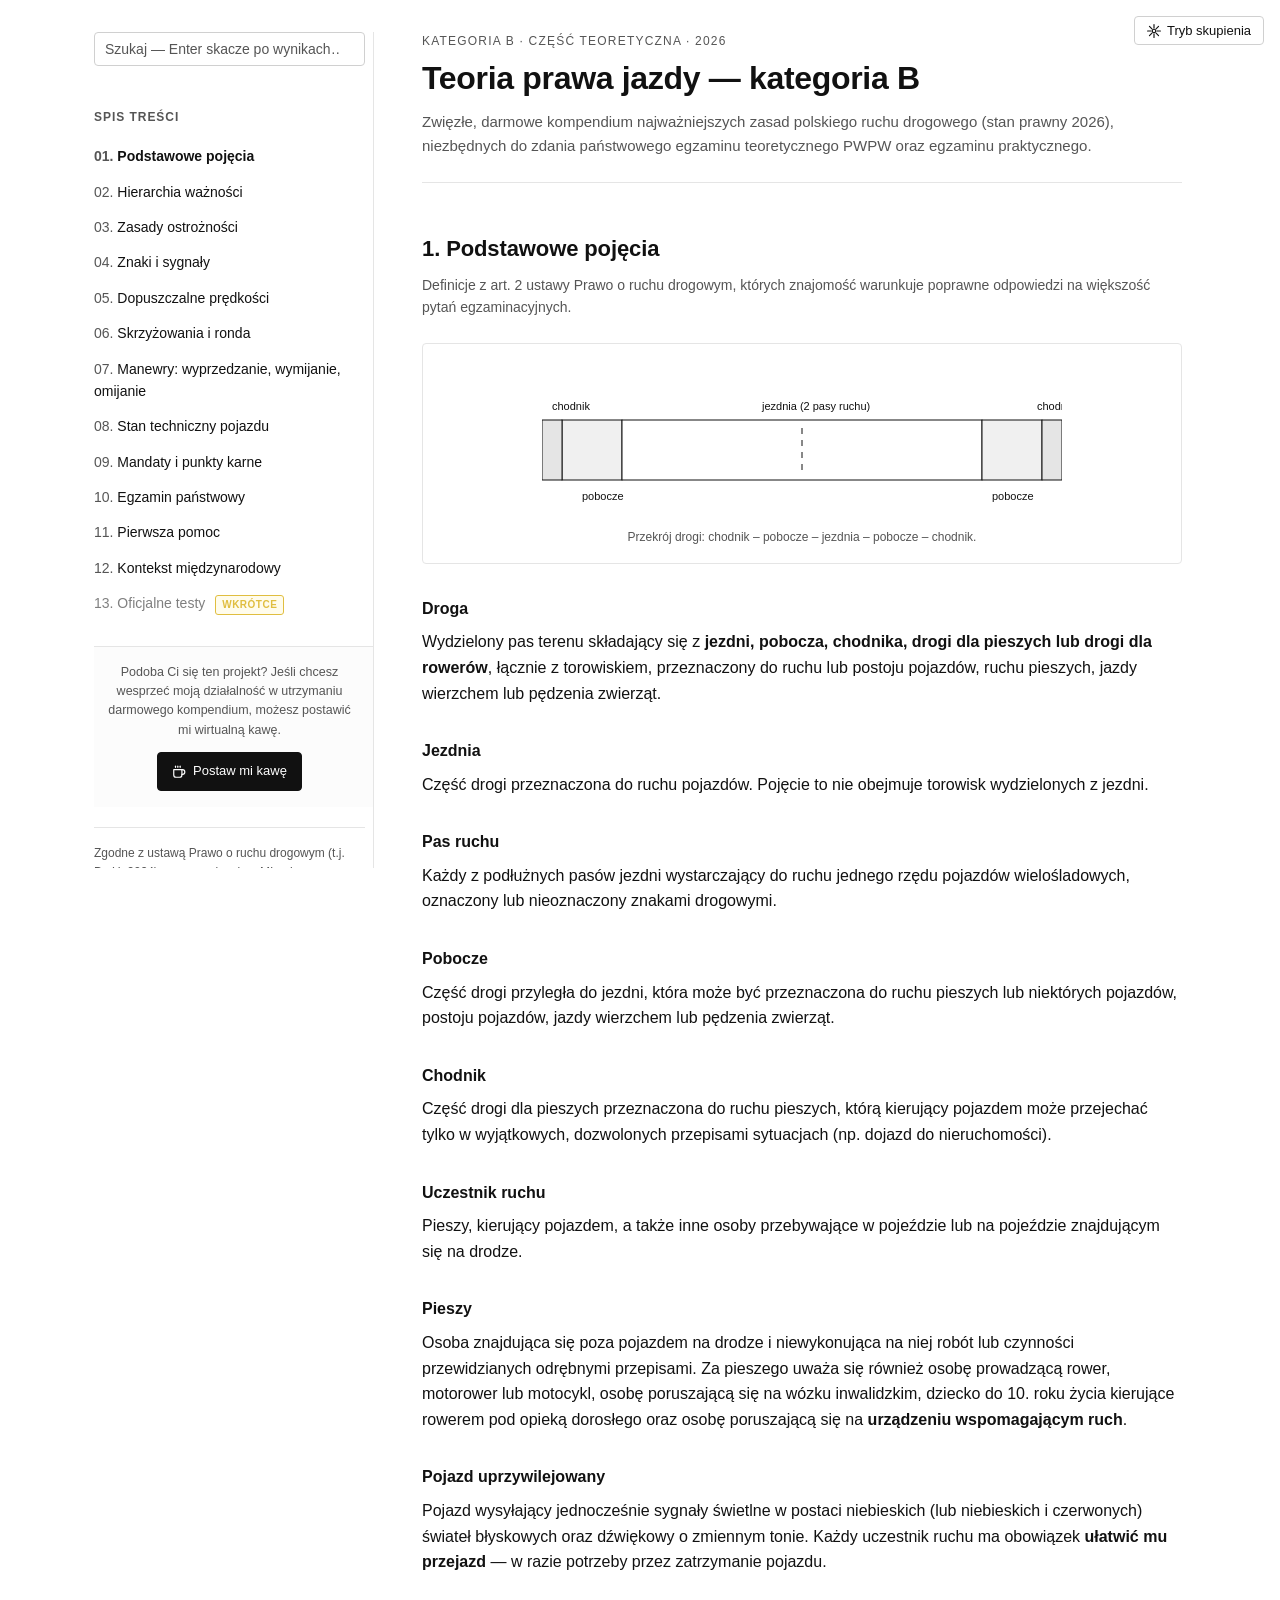
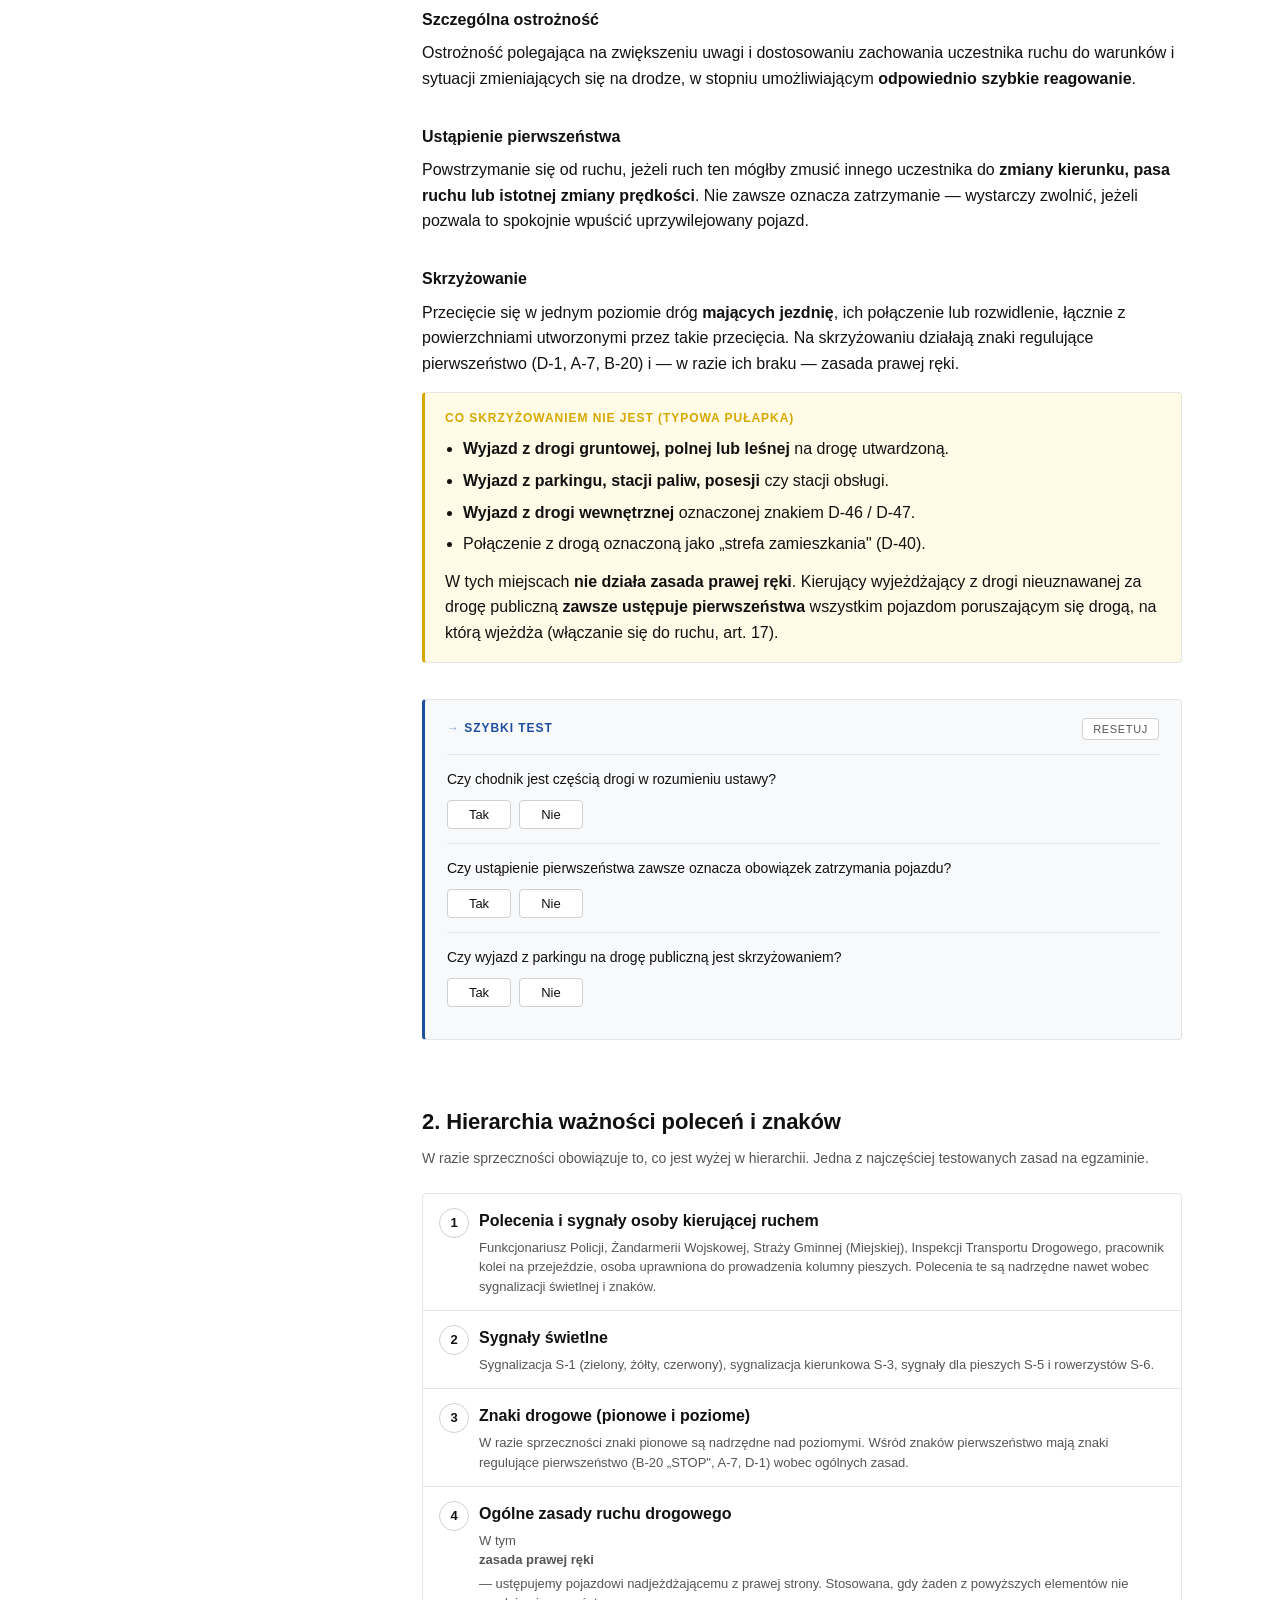
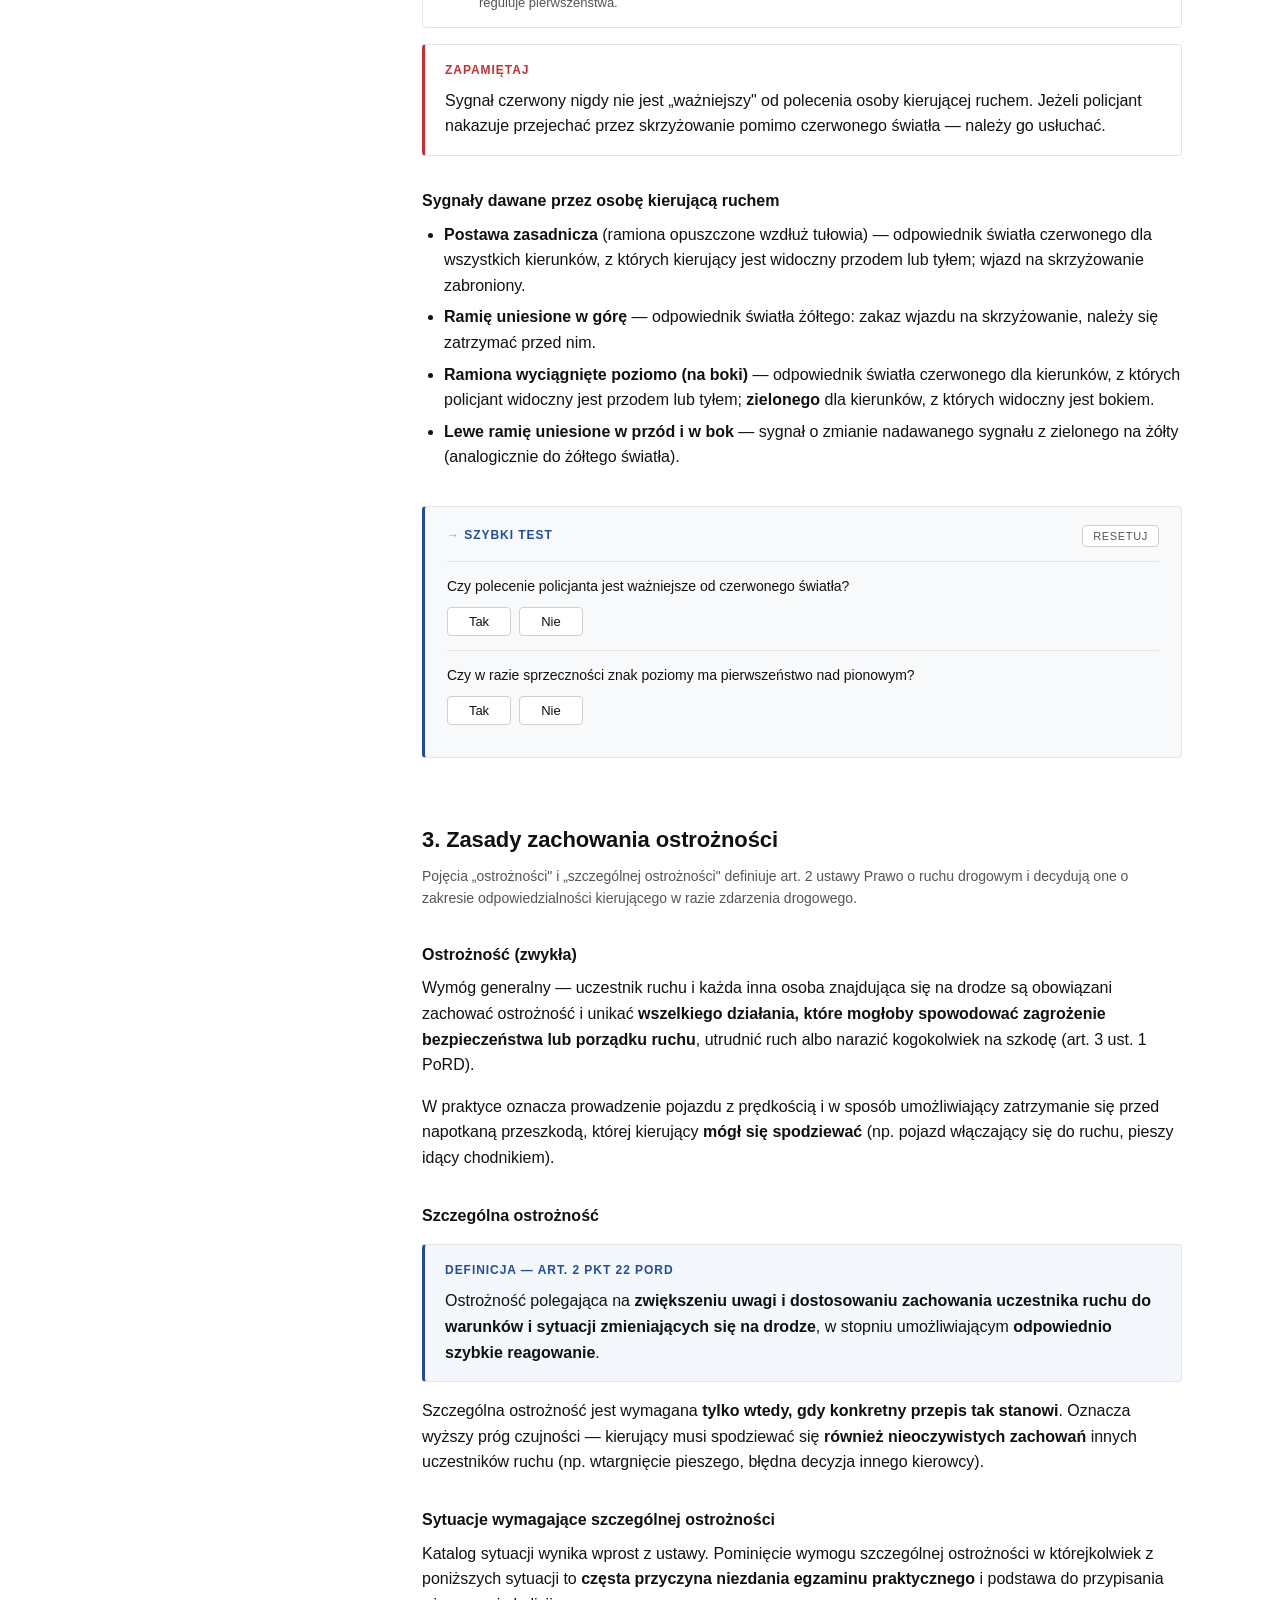
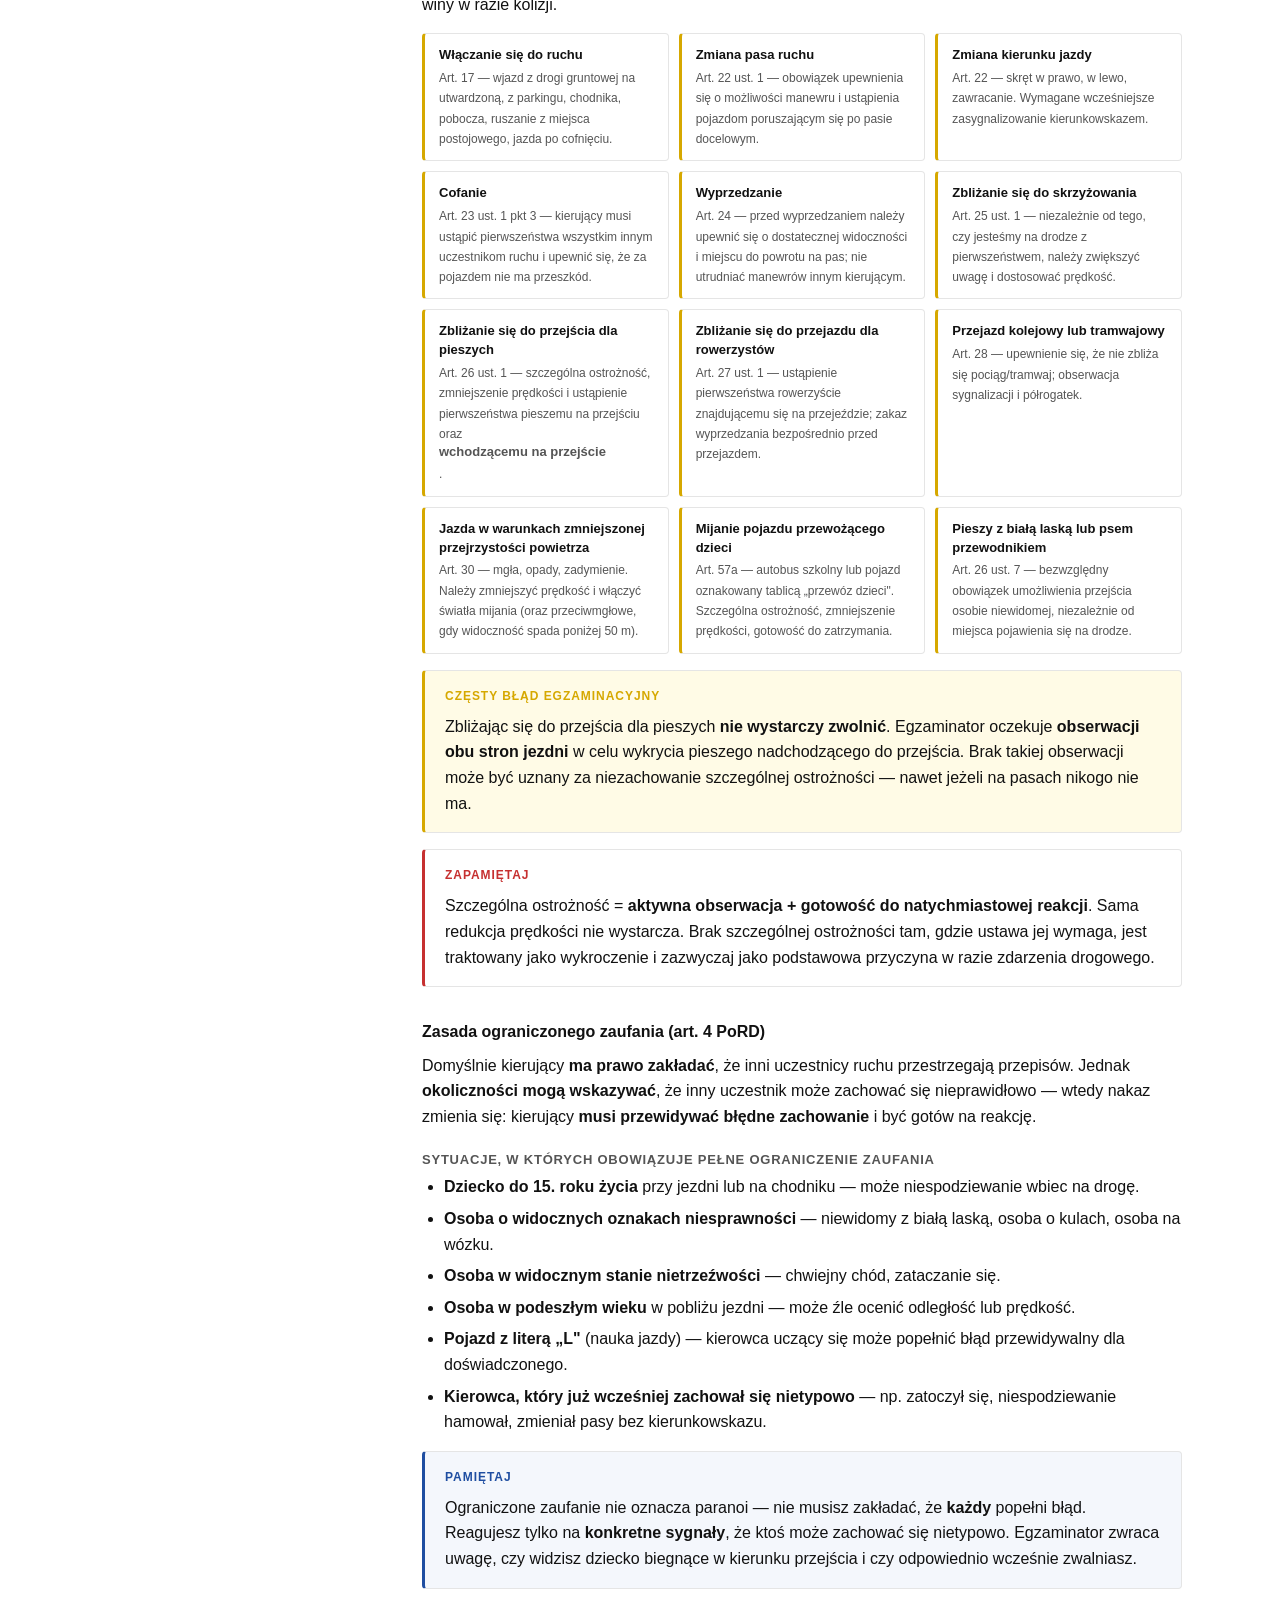
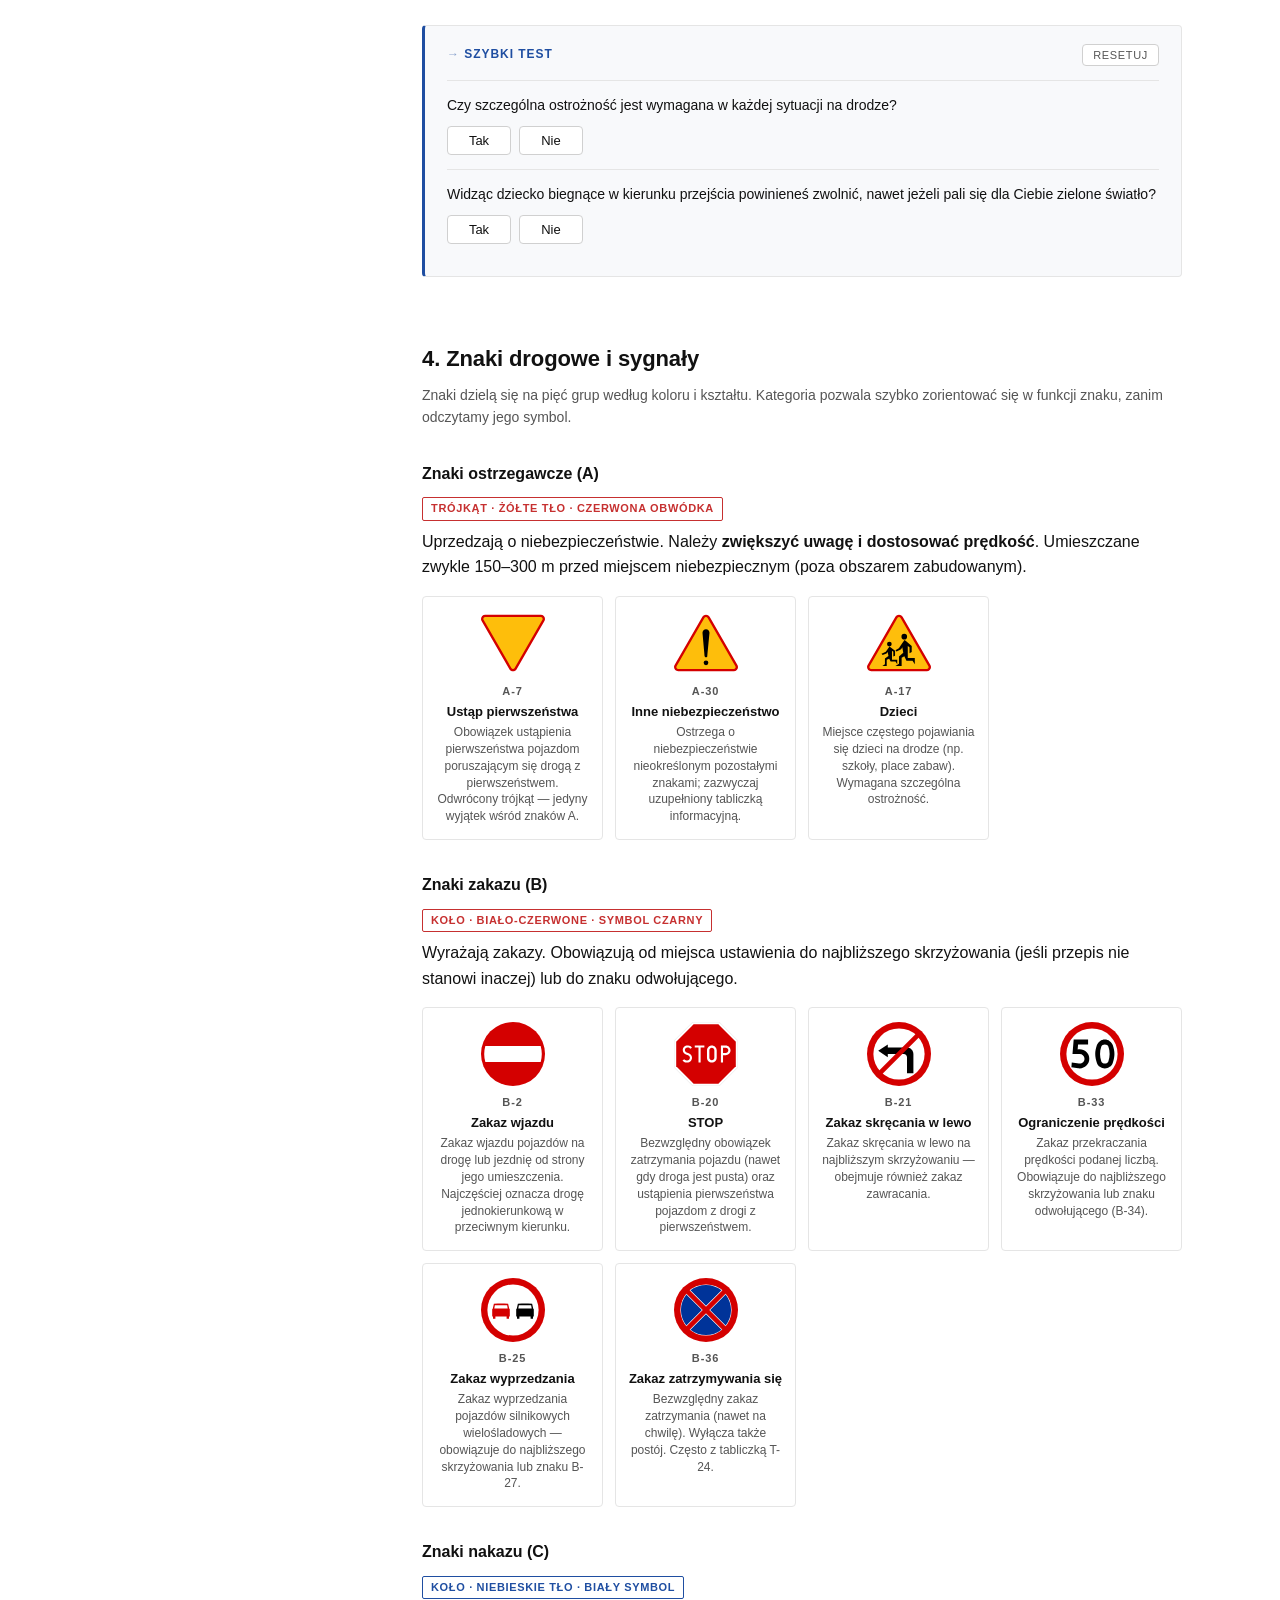
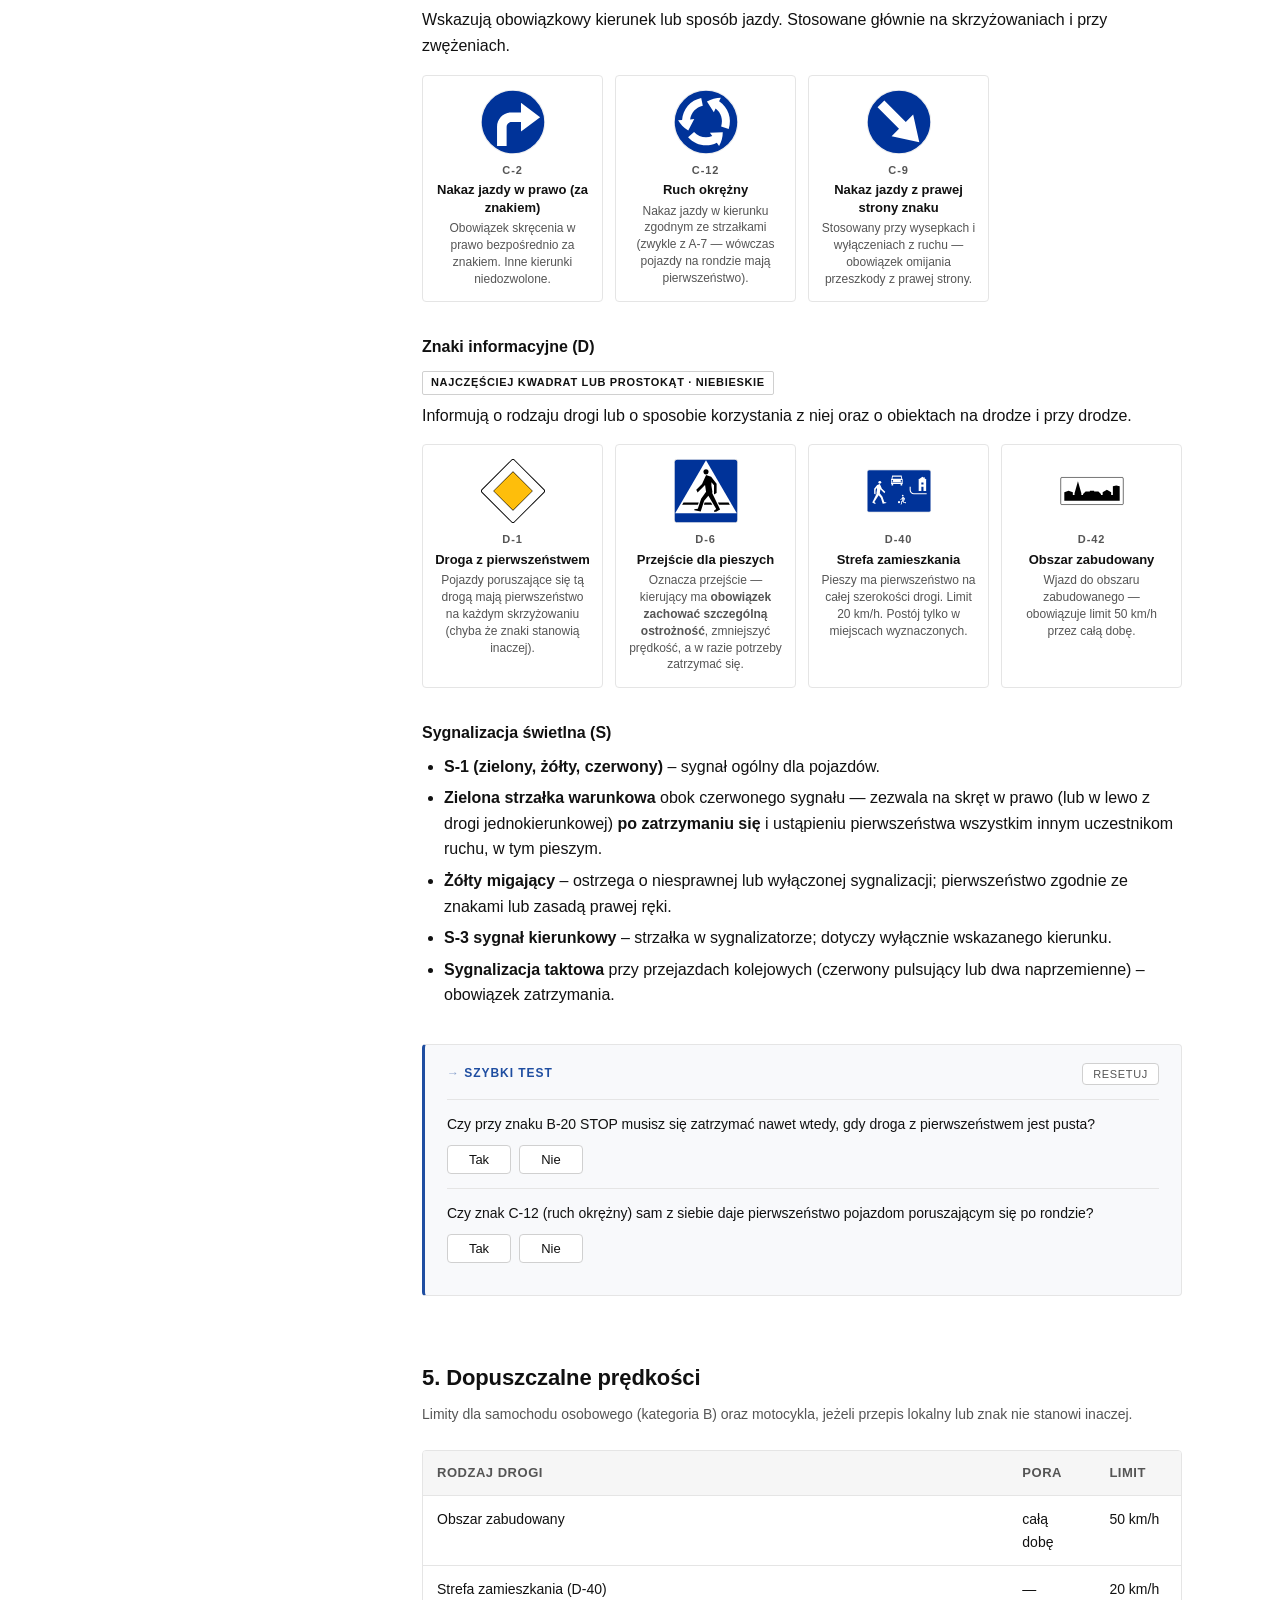
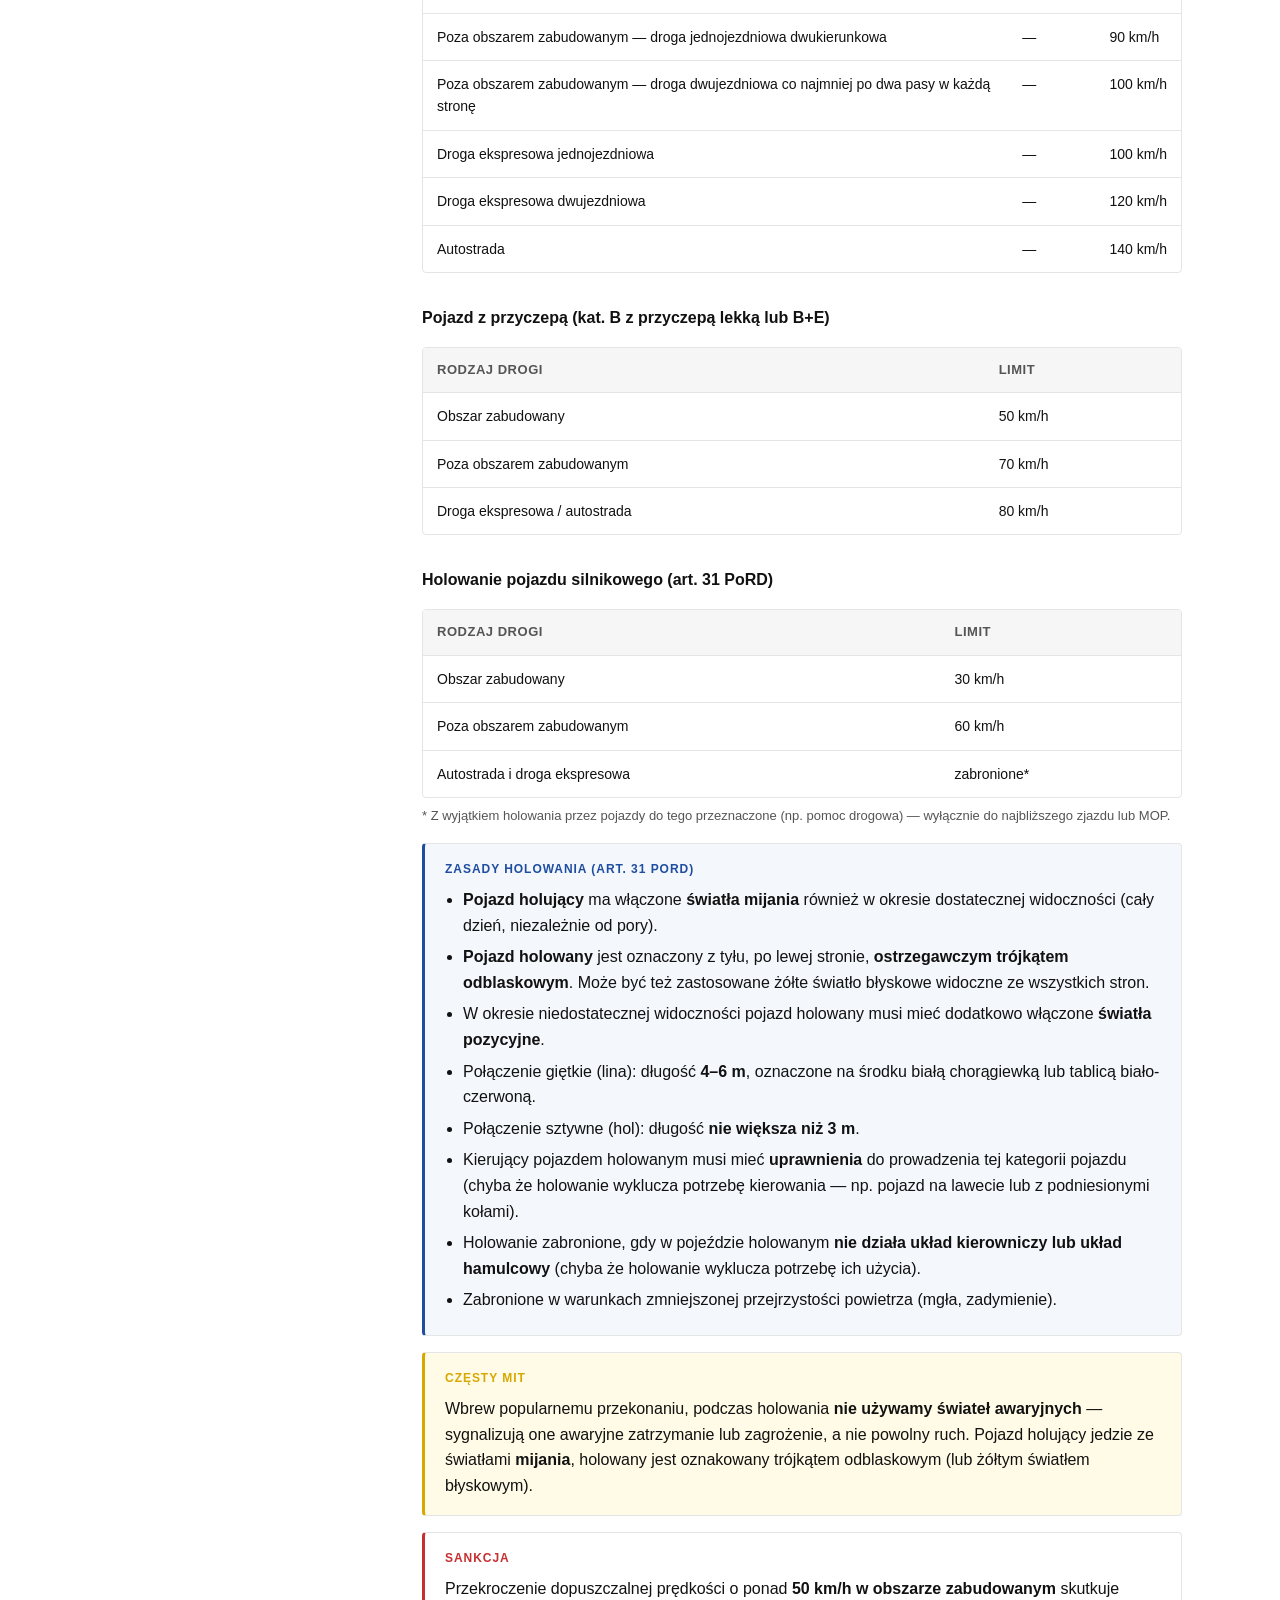
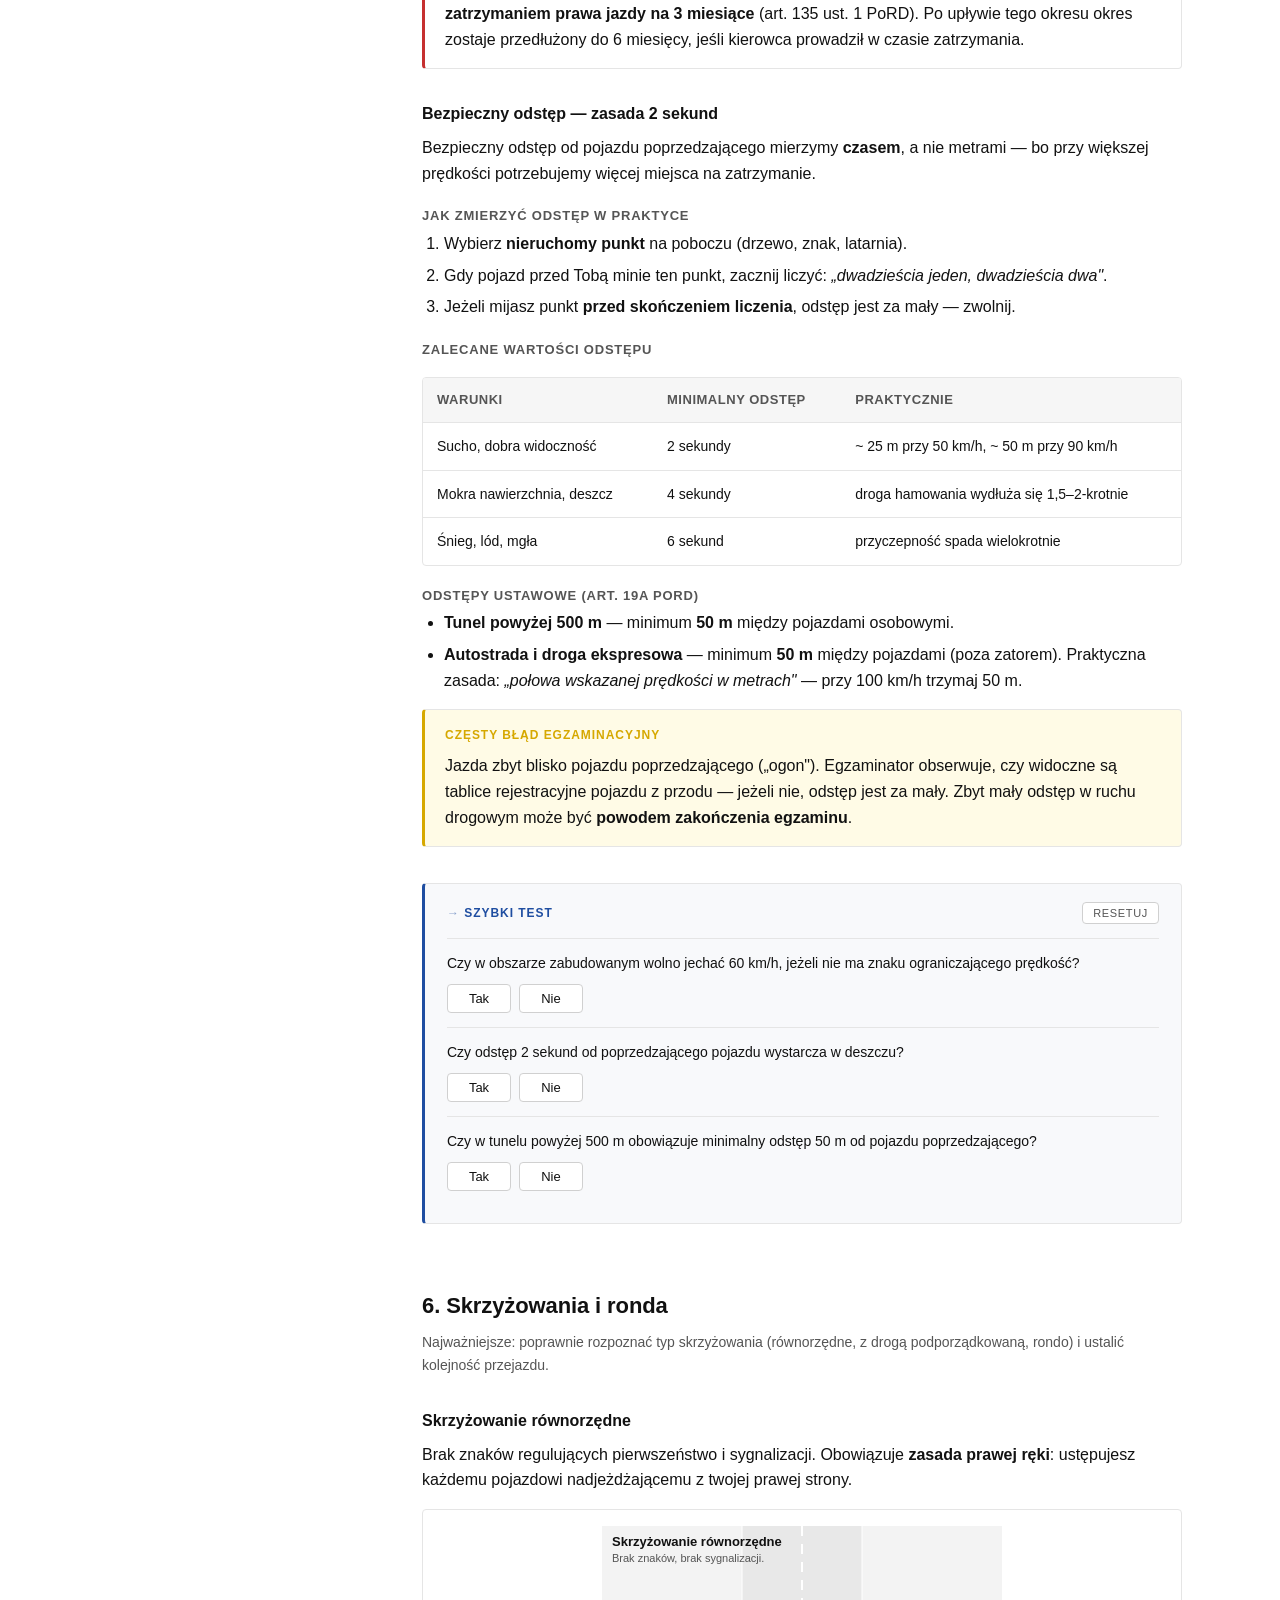
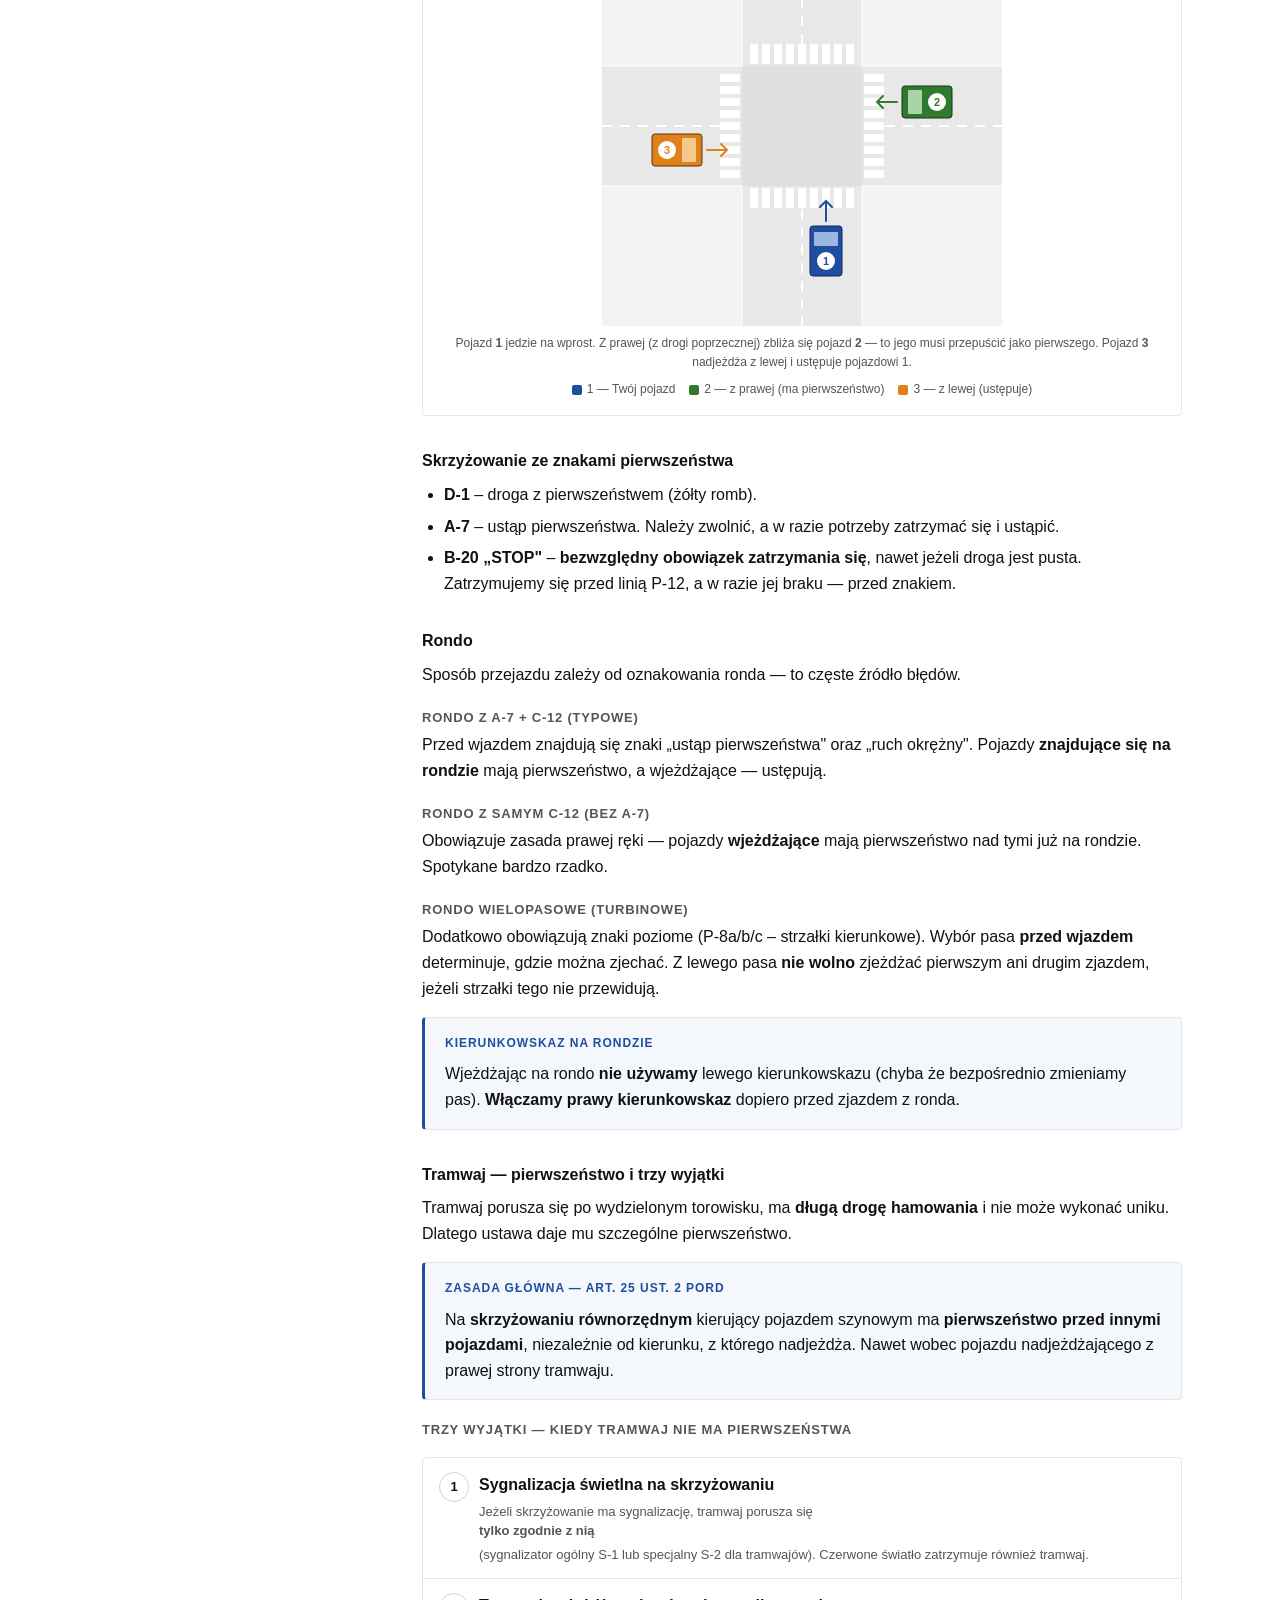
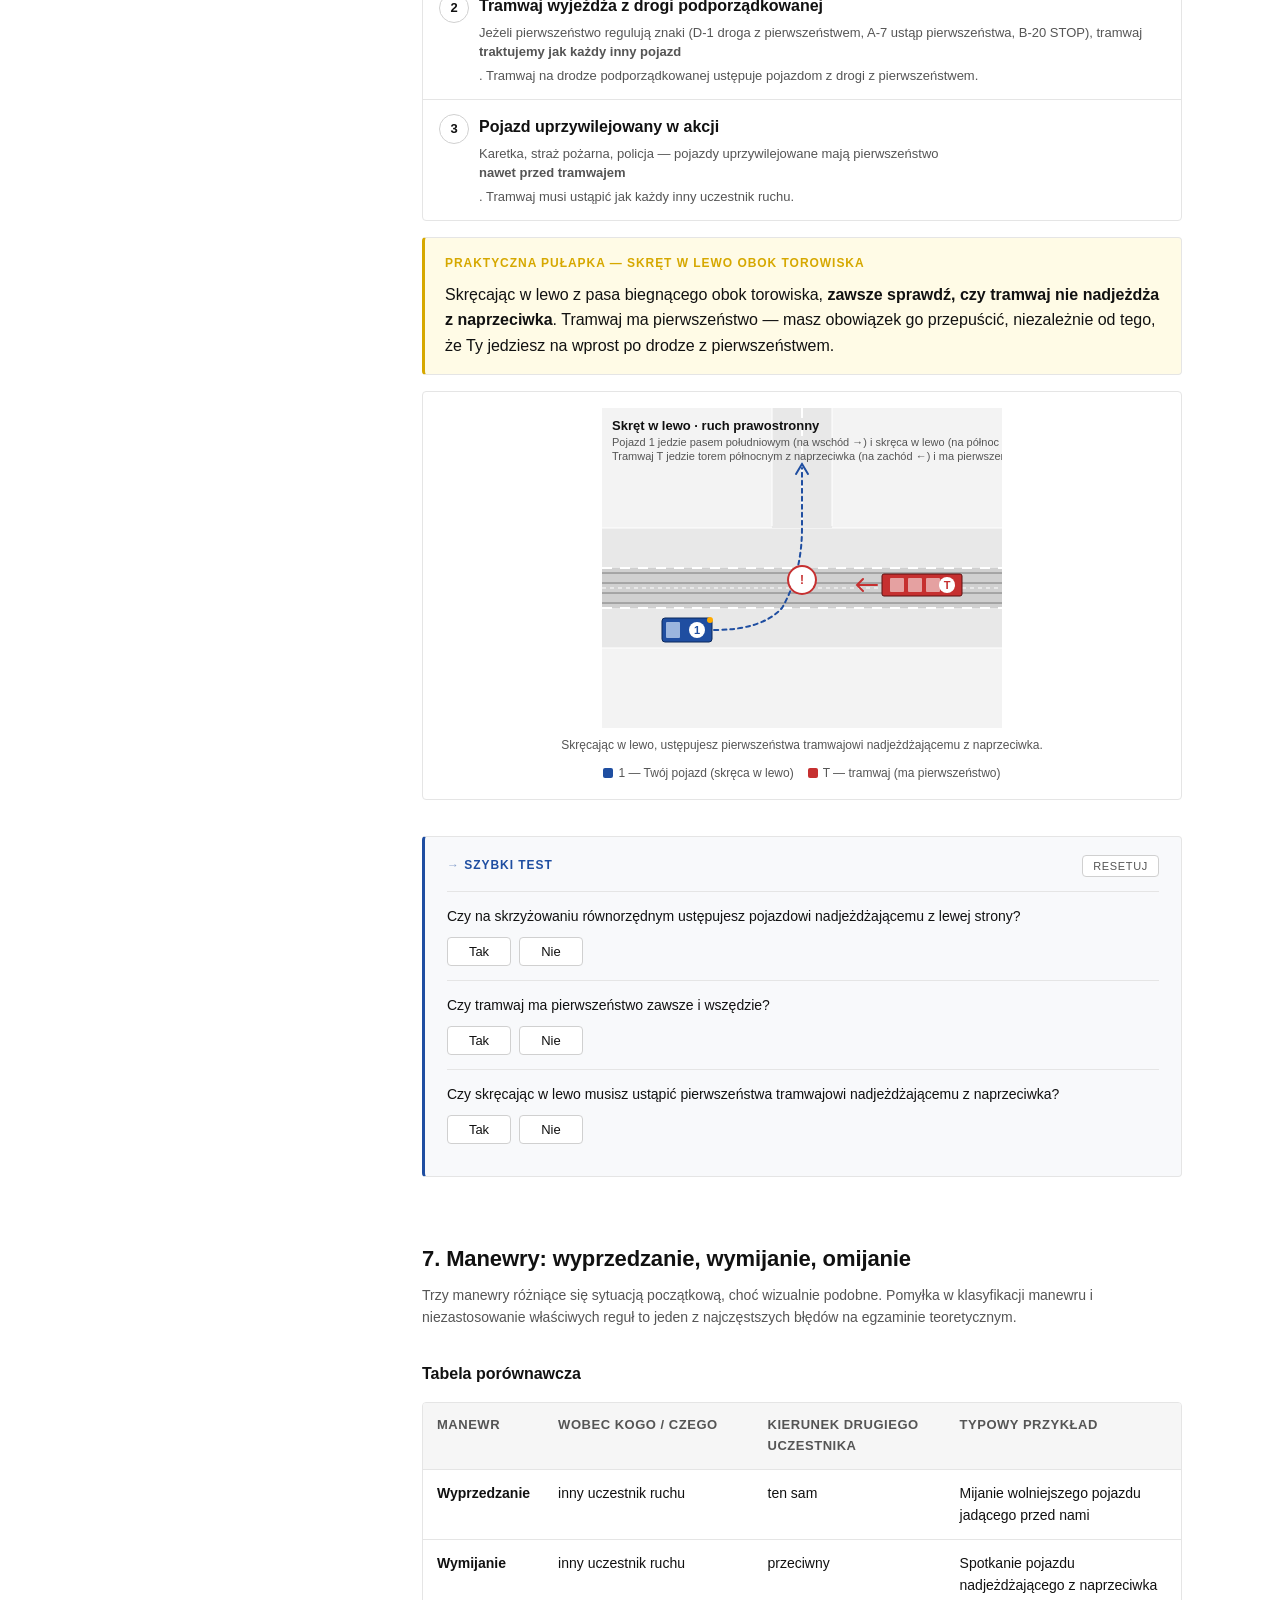
<file: index.html>
<!DOCTYPE html>
<html lang="pl">
<head>
  <meta charset="UTF-8" />
  <meta name="viewport" content="width=device-width, initial-scale=1.0" />
  <meta name="color-scheme" content="light dark" />

  <!-- SEO podstawowe -->
  <title>Teoria Prawo Jazdy Kat. B 2026 – Darmowe Kompendium | teoriakatb.pl</title>
  <meta name="description" content="Darmowe kompendium: teoria na prawo jazdy kategoria B, przepisy drogowe 2026, znaki, manewry, pierwsza pomoc. Wszystko do egzaminu teoretycznego PWPW." />
  <meta name="keywords" content="teoria na prawo jazdy, kategoria B, przepisy drogowe 2026, prawo jazdy B, egzamin teoretyczny, znaki drogowe, pierwszeństwo, manewry, PWPW" />
  <meta name="author" content="teoriakatb.pl" />
  <meta name="robots" content="index, follow, max-snippet:-1, max-image-preview:large" />
  <link rel="canonical" href="https://teoriakatb.pl/" />

  <!-- Open Graph (Facebook, Discord, SMS, LinkedIn) -->
  <meta property="og:type" content="website" />
  <meta property="og:locale" content="pl_PL" />
  <meta property="og:site_name" content="teoriakatb.pl" />
  <meta property="og:title" content="Teoria Prawo Jazdy Kat. B 2026 – Darmowe Kompendium" />
  <meta property="og:description" content="Darmowe, przejrzyste kompendium teorii prawa jazdy kat. B na 2026 rok: znaki, manewry, pierwszeństwo, mandaty, pierwsza pomoc." />
  <meta property="og:url" content="https://teoriakatb.pl/" />
  <meta property="og:image" content="https://teoriakatb.pl/assets/og-image.png" />
  <meta property="og:image:type" content="image/png" />
  <meta property="og:image:width" content="1200" />
  <meta property="og:image:height" content="630" />
  <meta property="og:image:alt" content="teoriakatb.pl — kompendium teorii prawa jazdy kategoria B" />

  <!-- Twitter / X — summary_large_image dla pełnej karty z obrazkiem -->
  <meta name="twitter:card" content="summary_large_image" />
  <meta name="twitter:title" content="Teoria Prawo Jazdy Kat. B 2026 – Darmowe Kompendium" />
  <meta name="twitter:description" content="Darmowe kompendium teorii prawa jazdy kat. B 2026 — znaki, manewry, pierwszeństwo, mandaty, pierwsza pomoc." />
  <meta name="twitter:image" content="https://teoriakatb.pl/assets/og-image.png" />
  <meta name="twitter:image:alt" content="teoriakatb.pl — kompendium teorii prawa jazdy kategoria B" />

  <!-- Favicon (SVG) -->
  <link rel="icon" type="image/svg+xml" href="favicon.svg" />

  <link rel="stylesheet" href="css/style.css">

  <!-- Schema.org: WebSite + EducationalOrganization (rich-result eligible) -->
  <script type="application/ld+json">
  {
    "@context": "https://schema.org",
    "@graph": [
      {
        "@type": "WebSite",
        "@id": "https://teoriakatb.pl/#website",
        "url": "https://teoriakatb.pl/",
        "name": "teoriakatb.pl",
        "description": "Darmowe kompendium teorii prawa jazdy kategorii B (2026): znaki, manewry, pierwszeństwo, mandaty, pierwsza pomoc.",
        "inLanguage": "pl-PL",
        "potentialAction": {
          "@type": "SearchAction",
          "target": "https://teoriakatb.pl/?q={search_term_string}",
          "query-input": "required name=search_term_string"
        }
      },
      {
        "@type": "EducationalOrganization",
        "@id": "https://teoriakatb.pl/#org",
        "name": "teoriakatb.pl",
        "url": "https://teoriakatb.pl/",
        "logo": "https://teoriakatb.pl/favicon.svg",
        "description": "Otwarty serwis edukacyjny przygotowujący do państwowego egzaminu teoretycznego na prawo jazdy kategorii B w Polsce.",
        "areaServed": "PL",
        "knowsLanguage": "pl",
        "educationalCredentialAwarded": "Przygotowanie do egzaminu teoretycznego PWPW na kat. B"
      },
      {
        "@type": "WebPage",
        "@id": "https://teoriakatb.pl/#webpage",
        "url": "https://teoriakatb.pl/",
        "name": "Teoria Prawo Jazdy Kat. B 2026 – Darmowe Kompendium",
        "isPartOf": { "@id": "https://teoriakatb.pl/#website" },
        "about": { "@id": "https://teoriakatb.pl/#org" },
        "inLanguage": "pl-PL",
        "datePublished": "2025-01-01",
        "dateModified": "2026-05-10"
      }
    ]
  }
  </script>

  <!-- Schema.org: Course — typ kwalifikujący się do rich results w Google
       (FAQPage od 2023 jest ograniczony do witryn gov/health, więc Course
       to drugi filar widoczności w SERP-ach). -->
  <script type="application/ld+json">
  {
    "@context": "https://schema.org",
    "@type": "Course",
    "@id": "https://teoriakatb.pl/#course",
    "name": "Teoria prawa jazdy — kategoria B (2026)",
    "description": "Kompletny kurs przygotowujący do egzaminu teoretycznego PWPW na prawo jazdy kategorii B. Obejmuje przepisy ruchu drogowego, znaki, manewry, mandaty, pierwszą pomoc i typowe sytuacje egzaminacyjne. Stan prawny 2026.",
    "url": "https://teoriakatb.pl/",
    "inLanguage": "pl-PL",
    "educationalLevel": "Początkujący",
    "teaches": [
      "Przepisy polskiego ruchu drogowego",
      "Znaki i sygnały drogowe",
      "Pierwszeństwo na skrzyżowaniach i rondach",
      "Manewry: wyprzedzanie, wymijanie, omijanie, zawracanie",
      "Dopuszczalne prędkości i odstępy",
      "Mandaty i system punktów karnych",
      "Pierwsza pomoc na miejscu wypadku",
      "Egzamin teoretyczny PWPW — struktura i strategia"
    ],
    "audience": {
      "@type": "EducationalAudience",
      "educationalRole": "Kandydaci na kierowców kat. B"
    },
    "provider": {
      "@id": "https://teoriakatb.pl/#org"
    },
    "offers": {
      "@type": "Offer",
      "price": "0",
      "priceCurrency": "PLN",
      "category": "Free",
      "availability": "https://schema.org/InStock",
      "url": "https://teoriakatb.pl/"
    },
    "hasCourseInstance": {
      "@type": "CourseInstance",
      "courseMode": "online",
      "courseWorkload": "PT4H",
      "inLanguage": "pl-PL"
    }
  }
  </script>

  <!-- Schema.org: FAQPage — najczęstsze pytania o egzamin teoretyczny kat. B -->
  <script type="application/ld+json">
  {
    "@context": "https://schema.org",
    "@type": "FAQPage",
    "mainEntity": [
      {
        "@type": "Question",
        "name": "Ile pytań jest na egzaminie teoretycznym na prawo jazdy kategorii B?",
        "acceptedAnswer": {
          "@type": "Answer",
          "text": "Egzamin teoretyczny składa się z 32 pytań: 20 pytań z wiedzy podstawowej i 12 pytań specjalistycznych dla kat. B. Limit czasu wynosi 25 minut. Aby zdać, trzeba uzyskać co najmniej 68 z 74 punktów."
        }
      },
      {
        "@type": "Question",
        "name": "Jakie są dopuszczalne prędkości w obszarze zabudowanym dla kat. B w 2026 r.?",
        "acceptedAnswer": {
          "@type": "Answer",
          "text": "W obszarze zabudowanym samochód osobowy (kat. B) może jechać maksymalnie 50 km/h przez całą dobę. Poza obszarem zabudowanym: 90 km/h, na drodze ekspresowej dwujezdniowej 120 km/h, a na autostradzie 140 km/h."
        }
      },
      {
        "@type": "Question",
        "name": "Kto ma pierwszeństwo na skrzyżowaniu równorzędnym?",
        "acceptedAnswer": {
          "@type": "Answer",
          "text": "Na skrzyżowaniu równorzędnym (bez znaków pierwszeństwa i sygnalizacji) obowiązuje zasada prawej ręki: ustępujemy pierwszeństwa pojazdowi nadjeżdżającemu z prawej strony."
        }
      },
      {
        "@type": "Question",
        "name": "Czy podczas holowania można mieć włączone światła awaryjne?",
        "acceptedAnswer": {
          "@type": "Answer",
          "text": "Nie. Podczas holowania pojazd holujący jedzie z włączonymi światłami mijania, a holowany ma z tyłu trójkąt odblaskowy. Świateł awaryjnych nie używa się do oznaczenia holowania (art. 31 PoRD)."
        }
      },
      {
        "@type": "Question",
        "name": "Po ilu punktach karnych traci się prawo jazdy kategorii B?",
        "acceptedAnswer": {
          "@type": "Answer",
          "text": "Kierowca z prawem jazdy posiadanym dłużej niż rok traci uprawnienia po przekroczeniu 24 punktów karnych. W okresie próbnym (pierwszy rok po egzaminie) limit wynosi 20 punktów."
        }
      },
      {
        "@type": "Question",
        "name": "Kiedy tramwaj nie ma pierwszeństwa?",
        "acceptedAnswer": {
          "@type": "Answer",
          "text": "Tramwaj zwykle ma pierwszeństwo, ale są trzy wyjątki: (1) gdy znaki lub sygnalizacja stanowią inaczej, (2) na skrzyżowaniu, gdzie tramwaj wyjeżdża z drogi podporządkowanej, oraz (3) gdy tramwaj skręca, a inny pojazd jedzie na wprost zgodnie z sygnałem."
        }
      }
    ]
  }
  </script>
</head>
<body>

  <div class="progress-bar" id="progressBar" aria-hidden="true"></div>

  <div class="toolbar">
    <button class="btn" data-action="focus" aria-pressed="false" title="Ukryj nawigację dla lepszego skupienia">
      <svg width="14" height="14" viewBox="0 0 24 24" fill="none" stroke="currentColor" stroke-width="2" stroke-linecap="round" stroke-linejoin="round" aria-hidden="true">
        <circle cx="12" cy="12" r="3"></circle>
        <path d="M12 1v6M12 17v6M4.22 4.22l4.24 4.24M15.54 15.54l4.24 4.24M1 12h6M17 12h6M4.22 19.78l4.24-4.24M15.54 8.46l4.24-4.24"></path>
      </svg>
      <span>Tryb skupienia</span>
    </button>
  </div>

  <div class="layout">
    <nav class="sidebar" aria-label="Spis treści">
      <div class="search-wrap" role="search">
        <label for="search" style="display:none">Szukaj</label>
        <input id="search" class="search-input" type="search" placeholder="Szukaj — Enter skacze po wynikach…" autocomplete="off" />
        <div class="search-count" id="searchCount" aria-live="polite"></div>
      </div>

      <h2>Spis treści</h2>
      <ol>
        <li><a href="#pojecia">Podstawowe pojęcia</a></li>
        <li><a href="#hierarchia">Hierarchia ważności</a></li>
        <li><a href="#ostroznosc">Zasady ostrożności</a></li>
        <li><a href="#znaki">Znaki i sygnały</a></li>
        <li><a href="#predkosci">Dopuszczalne prędkości</a></li>
        <li><a href="#skrzyzowania">Skrzyżowania i ronda</a></li>
        <li><a href="#manewry">Manewry: wyprzedzanie, wymijanie, omijanie</a></li>
        <li><a href="#technika">Stan techniczny pojazdu</a></li>
        <li><a href="#kary">Mandaty i punkty karne</a></li>
        <li><a href="#egzamin">Egzamin państwowy</a></li>
        <li><a href="#pierwsza-pomoc">Pierwsza pomoc</a></li>
        <li><a href="#miedzynarodowy">Kontekst międzynarodowy</a></li>
        <li><a href="#oficjalne-testy" class="coming-soon">Oficjalne testy <span class="badge-soon">wkrótce</span></a></li>
      </ol>

      <!-- Baner wsparcia (donacja) — placeholder linku do podmiany na własny Ko-fi -->
      <section id="support-banner" aria-labelledby="support-banner-text">
        <p id="support-banner-text">Podoba Ci się ten projekt? Jeśli chcesz wesprzeć moją działalność w utrzymaniu darmowego kompendium, możesz postawić mi wirtualną kawę.</p>
        <a class="btn-coffee" href="https://buycoffee.to/klucznik" target="_blank" rel="noopener noreferrer">
          <svg class="btn-coffee-icon" width="14" height="14" viewBox="0 0 24 24" fill="none" stroke="currentColor" stroke-width="2" stroke-linecap="round" stroke-linejoin="round" aria-hidden="true">
            <path d="M17 8h1a4 4 0 0 1 0 8h-1"/>
            <path d="M3 8h14v9a4 4 0 0 1-4 4H7a4 4 0 0 1-4-4V8z"/>
            <line x1="6" y1="2" x2="6" y2="4"/>
            <line x1="10" y1="2" x2="10" y2="4"/>
            <line x1="14" y1="2" x2="14" y2="4"/>
          </svg>
          <span>Postaw mi kawę</span>
        </a>
      </section>

      <div class="sidebar-footer">
        Zgodne z ustawą Prawo o ruchu drogowym (t.j. Dz.U. 2024), rozporządzeniem MI z dn. 31.07.2002 r. o znakach i sygnałach drogowych oraz rozporządzeniem MSWiA o postępowaniu mandatowym (stan: 2024/2025).
      </div>
    </nav>

    <main class="content">
      <header class="header">
        <div class="eyebrow">Kategoria B · Część teoretyczna · 2026</div>
        <h1>Teoria prawa jazdy — kategoria B</h1>
        <p>Zwięzłe, darmowe kompendium najważniejszych zasad polskiego ruchu drogowego (stan prawny 2026), niezbędnych do zdania państwowego egzaminu teoretycznego PWPW oraz egzaminu praktycznego.</p>
      </header>

      <!-- 1. PODSTAWOWE POJĘCIA -->
      <section id="pojecia">
        <h2>1. Podstawowe pojęcia</h2>
        <p class="lead">Definicje z art. 2 ustawy Prawo o ruchu drogowym, których znajomość warunkuje poprawne odpowiedzi na większość pytań egzaminacyjnych.</p>

        <div class="svg-figure">
          <svg width="520" height="160" viewBox="0 0 520 160" xmlns="http://www.w3.org/2000/svg" role="img" aria-label="Schemat przekroju drogi">
            <rect x="20"  y="60" width="60"  height="60" fill="#f0f0f0" stroke="#111" stroke-width="1"/>
            <rect x="80"  y="60" width="360" height="60" fill="#ffffff" stroke="#111" stroke-width="1"/>
            <rect x="440" y="60" width="60"  height="60" fill="#f0f0f0" stroke="#111" stroke-width="1"/>
            <line x1="260" y1="68" x2="260" y2="112" stroke="#111" stroke-width="1" stroke-dasharray="6 6"/>
            <rect x="0"   y="60" width="20"  height="60" fill="#e5e5e5" stroke="#111" stroke-width="1"/>
            <rect x="500" y="60" width="20"  height="60" fill="#e5e5e5" stroke="#111" stroke-width="1"/>
            <text x="10"  y="50"  font-size="11" font-family="sans-serif" fill="#111">chodnik</text>
            <text x="40"  y="140" font-size="11" font-family="sans-serif" fill="#111">pobocze</text>
            <text x="220" y="50"  font-size="11" font-family="sans-serif" fill="#111">jezdnia (2 pasy ruchu)</text>
            <text x="450" y="140" font-size="11" font-family="sans-serif" fill="#111">pobocze</text>
            <text x="495" y="50"  font-size="11" font-family="sans-serif" fill="#111">chodnik</text>
          </svg>
          <div class="svg-caption">Przekrój drogi: chodnik – pobocze – jezdnia – pobocze – chodnik.</div>
        </div>

        <h3>Droga</h3>
        <p>Wydzielony pas terenu składający się z <strong>jezdni, pobocza, chodnika, drogi dla pieszych lub drogi dla rowerów</strong>, łącznie z torowiskiem, przeznaczony do ruchu lub postoju pojazdów, ruchu pieszych, jazdy wierzchem lub pędzenia zwierząt.</p>

        <h3>Jezdnia</h3>
        <p>Część drogi przeznaczona do ruchu pojazdów. Pojęcie to nie obejmuje torowisk wydzielonych z jezdni.</p>

        <h3>Pas ruchu</h3>
        <p>Każdy z podłużnych pasów jezdni wystarczający do ruchu jednego rzędu pojazdów wielośladowych, oznaczony lub nieoznaczony znakami drogowymi.</p>

        <h3>Pobocze</h3>
        <p>Część drogi przyległa do jezdni, która może być przeznaczona do ruchu pieszych lub niektórych pojazdów, postoju pojazdów, jazdy wierzchem lub pędzenia zwierząt.</p>

        <h3>Chodnik</h3>
        <p>Część drogi dla pieszych przeznaczona do ruchu pieszych, którą kierujący pojazdem może przejechać tylko w wyjątkowych, dozwolonych przepisami sytuacjach (np. dojazd do nieruchomości).</p>

        <h3>Uczestnik ruchu</h3>
        <p>Pieszy, kierujący pojazdem, a także inne osoby przebywające w pojeździe lub na pojeździe znajdującym się na drodze.</p>

        <h3>Pieszy</h3>
        <p>Osoba znajdująca się poza pojazdem na drodze i niewykonująca na niej robót lub czynności przewidzianych odrębnymi przepisami. Za pieszego uważa się również osobę prowadzącą rower, motorower lub motocykl, osobę poruszającą się na wózku inwalidzkim, dziecko do 10. roku życia kierujące rowerem pod opieką dorosłego oraz osobę poruszającą się na <strong>urządzeniu wspomagającym ruch</strong>.</p>

        <h3>Pojazd uprzywilejowany</h3>
        <p>Pojazd wysyłający jednocześnie sygnały świetlne w postaci niebieskich (lub niebieskich i czerwonych) świateł błyskowych oraz dźwiękowy o zmiennym tonie. Każdy uczestnik ruchu ma obowiązek <strong>ułatwić mu przejazd</strong> — w razie potrzeby przez zatrzymanie pojazdu.</p>

        <h3>Szczególna ostrożność</h3>
        <p>Ostrożność polegająca na zwiększeniu uwagi i dostosowaniu zachowania uczestnika ruchu do warunków i sytuacji zmieniających się na drodze, w stopniu umożliwiającym <strong>odpowiednio szybkie reagowanie</strong>.</p>

        <h3>Ustąpienie pierwszeństwa</h3>
        <p>Powstrzymanie się od ruchu, jeżeli ruch ten mógłby zmusić innego uczestnika do <strong>zmiany kierunku, pasa ruchu lub istotnej zmiany prędkości</strong>. Nie zawsze oznacza zatrzymanie — wystarczy zwolnić, jeżeli pozwala to spokojnie wpuścić uprzywilejowany pojazd.</p>

        <h3>Skrzyżowanie</h3>
        <p>Przecięcie się w jednym poziomie dróg <strong>mających jezdnię</strong>, ich połączenie lub rozwidlenie, łącznie z powierzchniami utworzonymi przez takie przecięcia. Na skrzyżowaniu działają znaki regulujące pierwszeństwo (D-1, A-7, B-20) i — w razie ich braku — zasada prawej ręki.</p>

        <div class="card alert">
          <div class="card-title">Co skrzyżowaniem NIE jest (typowa pułapka)</div>
          <ul style="margin:0; padding-left:18px">
            <li><strong>Wyjazd z drogi gruntowej, polnej lub leśnej</strong> na drogę utwardzoną.</li>
            <li><strong>Wyjazd z parkingu, stacji paliw, posesji</strong> czy stacji obsługi.</li>
            <li><strong>Wyjazd z drogi wewnętrznej</strong> oznaczonej znakiem D-46 / D-47.</li>
            <li>Połączenie z drogą oznaczoną jako „strefa zamieszkania" (D-40).</li>
          </ul>
          <p style="margin: 12px 0 0">W tych miejscach <strong>nie działa zasada prawej ręki</strong>. Kierujący wyjeżdżający z drogi nieuznawanej za drogę publiczną <strong>zawsze ustępuje pierwszeństwa</strong> wszystkim pojazdom poruszającym się drogą, na którą wjeżdża (włączanie się do ruchu, art. 17).</p>
        </div>

        <div class="quick-quiz" id="quiz-1">
          <div class="quick-quiz-header">
            <p class="quick-quiz-title">Szybki test</p>
            <button class="quiz-reset-btn" type="button" aria-label="Resetuj odpowiedzi">Resetuj</button>
          </div>
          <div class="quiz-question" data-answer="tak" data-explain="Definicja drogi (art. 2 pkt 1 PoRD) obejmuje jezdnię, pobocze, chodnik oraz drogę dla pieszych lub rowerów.">
            <p class="quiz-q">Czy chodnik jest częścią drogi w rozumieniu ustawy?</p>
            <div class="quiz-buttons">
              <button class="quiz-btn" data-value="tak">Tak</button>
              <button class="quiz-btn" data-value="nie">Nie</button>
            </div>
            <div class="quiz-feedback"></div>
          </div>
          <div class="quiz-question" data-answer="nie" data-explain="Wystarczy powstrzymać się od ruchu tak, by nie zmusić innego uczestnika do zmiany kierunku lub istotnej zmiany prędkości. Bezwzględne zatrzymanie obowiązuje tylko przy znaku B-20 STOP.">
            <p class="quiz-q">Czy ustąpienie pierwszeństwa zawsze oznacza obowiązek zatrzymania pojazdu?</p>
            <div class="quiz-buttons">
              <button class="quiz-btn" data-value="tak">Tak</button>
              <button class="quiz-btn" data-value="nie">Nie</button>
            </div>
            <div class="quiz-feedback"></div>
          </div>
          <div class="quiz-question" data-answer="nie" data-explain="Wyjazd z parkingu, drogi gruntowej czy posesji to nie skrzyżowanie. Kierujący wykonuje wówczas manewr włączania się do ruchu (art. 17) i ustępuje wszystkim.">
            <p class="quiz-q">Czy wyjazd z parkingu na drogę publiczną jest skrzyżowaniem?</p>
            <div class="quiz-buttons">
              <button class="quiz-btn" data-value="tak">Tak</button>
              <button class="quiz-btn" data-value="nie">Nie</button>
            </div>
            <div class="quiz-feedback"></div>
          </div>
        </div>
      </section>

      <!-- 2. HIERARCHIA -->
      <section id="hierarchia">
        <h2>2. Hierarchia ważności poleceń i znaków</h2>
        <p class="lead">W razie sprzeczności obowiązuje to, co jest wyżej w hierarchii. Jedna z najczęściej testowanych zasad na egzaminie.</p>

        <ol class="hierarchy">
          <li>
            <strong>Polecenia i sygnały osoby kierującej ruchem</strong>
            <small>Funkcjonariusz Policji, Żandarmerii Wojskowej, Straży Gminnej (Miejskiej), Inspekcji Transportu Drogowego, pracownik kolei na przejeździe, osoba uprawniona do prowadzenia kolumny pieszych. Polecenia te są nadrzędne nawet wobec sygnalizacji świetlnej i znaków.</small>
          </li>
          <li>
            <strong>Sygnały świetlne</strong>
            <small>Sygnalizacja S-1 (zielony, żółty, czerwony), sygnalizacja kierunkowa S-3, sygnały dla pieszych S-5 i rowerzystów S-6.</small>
          </li>
          <li>
            <strong>Znaki drogowe (pionowe i poziome)</strong>
            <small>W razie sprzeczności znaki pionowe są nadrzędne nad poziomymi. Wśród znaków pierwszeństwo mają znaki regulujące pierwszeństwo (B-20 „STOP", A-7, D-1) wobec ogólnych zasad.</small>
          </li>
          <li>
            <strong>Ogólne zasady ruchu drogowego</strong>
            <small>W tym <strong>zasada prawej ręki</strong> — ustępujemy pojazdowi nadjeżdżającemu z prawej strony. Stosowana, gdy żaden z powyższych elementów nie reguluje pierwszeństwa.</small>
          </li>
        </ol>

        <div class="card warn">
          <div class="card-title">Zapamiętaj</div>
          <p style="margin:0">Sygnał czerwony nigdy nie jest „ważniejszy" od polecenia osoby kierującej ruchem. Jeżeli policjant nakazuje przejechać przez skrzyżowanie pomimo czerwonego światła — należy go usłuchać.</p>
        </div>

        <h3>Sygnały dawane przez osobę kierującą ruchem</h3>
        <ul>
          <li><strong>Postawa zasadnicza</strong> (ramiona opuszczone wzdłuż tułowia) — odpowiednik światła czerwonego dla wszystkich kierunków, z których kierujący jest widoczny przodem lub tyłem; wjazd na skrzyżowanie zabroniony.</li>
          <li><strong>Ramię uniesione w górę</strong> — odpowiednik światła żółtego: zakaz wjazdu na skrzyżowanie, należy się zatrzymać przed nim.</li>
          <li><strong>Ramiona wyciągnięte poziomo (na boki)</strong> — odpowiednik światła czerwonego dla kierunków, z których policjant widoczny jest przodem lub tyłem; <strong>zielonego</strong> dla kierunków, z których widoczny jest bokiem.</li>
          <li><strong>Lewe ramię uniesione w przód i w bok</strong> — sygnał o zmianie nadawanego sygnału z zielonego na żółty (analogicznie do żółtego światła).</li>
        </ul>

        <div class="quick-quiz" id="quiz-2">
          <div class="quick-quiz-header">
            <p class="quick-quiz-title">Szybki test</p>
            <button class="quiz-reset-btn" type="button" aria-label="Resetuj odpowiedzi">Resetuj</button>
          </div>
          <div class="quiz-question" data-answer="tak" data-explain="Polecenia osoby kierującej ruchem są na samym szczycie hierarchii — nadrzędne wobec sygnalizacji świetlnej i wszystkich znaków drogowych.">
            <p class="quiz-q">Czy polecenie policjanta jest ważniejsze od czerwonego światła?</p>
            <div class="quiz-buttons">
              <button class="quiz-btn" data-value="tak">Tak</button>
              <button class="quiz-btn" data-value="nie">Nie</button>
            </div>
            <div class="quiz-feedback"></div>
          </div>
          <div class="quiz-question" data-answer="nie" data-explain="Odwrotnie — w razie sprzeczności znaki pionowe są nadrzędne nad poziomymi. Zasada prawej ręki działa dopiero, gdy żaden inny element hierarchii nie reguluje pierwszeństwa.">
            <p class="quiz-q">Czy w razie sprzeczności znak poziomy ma pierwszeństwo nad pionowym?</p>
            <div class="quiz-buttons">
              <button class="quiz-btn" data-value="tak">Tak</button>
              <button class="quiz-btn" data-value="nie">Nie</button>
            </div>
            <div class="quiz-feedback"></div>
          </div>
        </div>
      </section>

      <!-- 3. ZASADY OSTROŻNOŚCI -->
      <section id="ostroznosc">
        <h2>3. Zasady zachowania ostrożności</h2>
        <p class="lead">Pojęcia „ostrożności" i „szczególnej ostrożności" definiuje art. 2 ustawy Prawo o ruchu drogowym i decydują one o zakresie odpowiedzialności kierującego w razie zdarzenia drogowego.</p>

        <h3>Ostrożność (zwykła)</h3>
        <p>Wymóg generalny — uczestnik ruchu i każda inna osoba znajdująca się na drodze są obowiązani zachować ostrożność i unikać <strong>wszelkiego działania, które mogłoby spowodować zagrożenie bezpieczeństwa lub porządku ruchu</strong>, utrudnić ruch albo narazić kogokolwiek na szkodę (art. 3 ust. 1 PoRD).</p>
        <p>W praktyce oznacza prowadzenie pojazdu z prędkością i w sposób umożliwiający zatrzymanie się przed napotkaną przeszkodą, której kierujący <strong>mógł się spodziewać</strong> (np. pojazd włączający się do ruchu, pieszy idący chodnikiem).</p>

        <h3>Szczególna ostrożność</h3>
        <div class="card info">
          <div class="card-title">Definicja — Art. 2 pkt 22 PoRD</div>
          <p style="margin:0">Ostrożność polegająca na <strong>zwiększeniu uwagi i dostosowaniu zachowania uczestnika ruchu do warunków i sytuacji zmieniających się na drodze</strong>, w stopniu umożliwiającym <strong>odpowiednio szybkie reagowanie</strong>.</p>
        </div>
        <p>Szczególna ostrożność jest wymagana <strong>tylko wtedy, gdy konkretny przepis tak stanowi</strong>. Oznacza wyższy próg czujności — kierujący musi spodziewać się <strong>również nieoczywistych zachowań</strong> innych uczestników ruchu (np. wtargnięcie pieszego, błędna decyzja innego kierowcy).</p>

        <h3>Sytuacje wymagające szczególnej ostrożności</h3>
        <p>Katalog sytuacji wynika wprost z ustawy. Pominięcie wymogu szczególnej ostrożności w którejkolwiek z poniższych sytuacji to <strong>częsta przyczyna niezdania egzaminu praktycznego</strong> i podstawa do przypisania winy w razie kolizji.</p>

        <ul class="situations">
          <li>
            <strong>Włączanie się do ruchu</strong>
            <small>Art. 17 — wjazd z drogi gruntowej na utwardzoną, z parkingu, chodnika, pobocza, ruszanie z miejsca postojowego, jazda po cofnięciu.</small>
          </li>
          <li>
            <strong>Zmiana pasa ruchu</strong>
            <small>Art. 22 ust. 1 — obowiązek upewnienia się o możliwości manewru i ustąpienia pojazdom poruszającym się po pasie docelowym.</small>
          </li>
          <li>
            <strong>Zmiana kierunku jazdy</strong>
            <small>Art. 22 — skręt w prawo, w lewo, zawracanie. Wymagane wcześniejsze zasygnalizowanie kierunkowskazem.</small>
          </li>
          <li>
            <strong>Cofanie</strong>
            <small>Art. 23 ust. 1 pkt 3 — kierujący musi ustąpić pierwszeństwa wszystkim innym uczestnikom ruchu i upewnić się, że za pojazdem nie ma przeszkód.</small>
          </li>
          <li>
            <strong>Wyprzedzanie</strong>
            <small>Art. 24 — przed wyprzedzaniem należy upewnić się o dostatecznej widoczności i miejscu do powrotu na pas; nie utrudniać manewrów innym kierującym.</small>
          </li>
          <li>
            <strong>Zbliżanie się do skrzyżowania</strong>
            <small>Art. 25 ust. 1 — niezależnie od tego, czy jesteśmy na drodze z pierwszeństwem, należy zwiększyć uwagę i dostosować prędkość.</small>
          </li>
          <li>
            <strong>Zbliżanie się do przejścia dla pieszych</strong>
            <small>Art. 26 ust. 1 — szczególna ostrożność, zmniejszenie prędkości i ustąpienie pierwszeństwa pieszemu na przejściu oraz <strong>wchodzącemu na przejście</strong>.</small>
          </li>
          <li>
            <strong>Zbliżanie się do przejazdu dla rowerzystów</strong>
            <small>Art. 27 ust. 1 — ustąpienie pierwszeństwa rowerzyście znajdującemu się na przejeździe; zakaz wyprzedzania bezpośrednio przed przejazdem.</small>
          </li>
          <li>
            <strong>Przejazd kolejowy lub tramwajowy</strong>
            <small>Art. 28 — upewnienie się, że nie zbliża się pociąg/tramwaj; obserwacja sygnalizacji i półrogatek.</small>
          </li>
          <li>
            <strong>Jazda w warunkach zmniejszonej przejrzystości powietrza</strong>
            <small>Art. 30 — mgła, opady, zadymienie. Należy zmniejszyć prędkość i włączyć światła mijania (oraz przeciwmgłowe, gdy widoczność spada poniżej 50 m).</small>
          </li>
          <li>
            <strong>Mijanie pojazdu przewożącego dzieci</strong>
            <small>Art. 57a — autobus szkolny lub pojazd oznakowany tablicą „przewóz dzieci". Szczególna ostrożność, zmniejszenie prędkości, gotowość do zatrzymania.</small>
          </li>
          <li>
            <strong>Pieszy z białą laską lub psem przewodnikiem</strong>
            <small>Art. 26 ust. 7 — bezwzględny obowiązek umożliwienia przejścia osobie niewidomej, niezależnie od miejsca pojawienia się na drodze.</small>
          </li>
        </ul>

        <div class="card alert">
          <div class="card-title">Częsty błąd egzaminacyjny</div>
          <p style="margin:0">Zbliżając się do przejścia dla pieszych <strong>nie wystarczy zwolnić</strong>. Egzaminator oczekuje <strong>obserwacji obu stron jezdni</strong> w celu wykrycia pieszego nadchodzącego do przejścia. Brak takiej obserwacji może być uznany za niezachowanie szczególnej ostrożności — nawet jeżeli na pasach nikogo nie ma.</p>
        </div>

        <div class="card warn">
          <div class="card-title">Zapamiętaj</div>
          <p style="margin:0">Szczególna ostrożność = <strong>aktywna obserwacja + gotowość do natychmiastowej reakcji</strong>. Sama redukcja prędkości nie wystarcza. Brak szczególnej ostrożności tam, gdzie ustawa jej wymaga, jest traktowany jako wykroczenie i zazwyczaj jako podstawowa przyczyna w razie zdarzenia drogowego.</p>
        </div>

        <h3>Zasada ograniczonego zaufania (art. 4 PoRD)</h3>
        <p>Domyślnie kierujący <strong>ma prawo zakładać</strong>, że inni uczestnicy ruchu przestrzegają przepisów. Jednak <strong>okoliczności mogą wskazywać</strong>, że inny uczestnik może zachować się nieprawidłowo — wtedy nakaz zmienia się: kierujący <strong>musi przewidywać błędne zachowanie</strong> i być gotów na reakcję.</p>

        <h4>Sytuacje, w których obowiązuje pełne ograniczenie zaufania</h4>
        <ul>
          <li><strong>Dziecko do 15. roku życia</strong> przy jezdni lub na chodniku — może niespodziewanie wbiec na drogę.</li>
          <li><strong>Osoba o widocznych oznakach niesprawności</strong> — niewidomy z białą laską, osoba o kulach, osoba na wózku.</li>
          <li><strong>Osoba w widocznym stanie nietrzeźwości</strong> — chwiejny chód, zataczanie się.</li>
          <li><strong>Osoba w podeszłym wieku</strong> w pobliżu jezdni — może źle ocenić odległość lub prędkość.</li>
          <li><strong>Pojazd z literą „L"</strong> (nauka jazdy) — kierowca uczący się może popełnić błąd przewidywalny dla doświadczonego.</li>
          <li><strong>Kierowca, który już wcześniej zachował się nietypowo</strong> — np. zatoczył się, niespodziewanie hamował, zmieniał pasy bez kierunkowskazu.</li>
        </ul>

        <div class="card info">
          <div class="card-title">Pamiętaj</div>
          <p style="margin:0">Ograniczone zaufanie nie oznacza paranoi — nie musisz zakładać, że <strong>każdy</strong> popełni błąd. Reagujesz tylko na <strong>konkretne sygnały</strong>, że ktoś może zachować się nietypowo. Egzaminator zwraca uwagę, czy widzisz dziecko biegnące w kierunku przejścia i czy odpowiednio wcześnie zwalniasz.</p>
        </div>

        <div class="quick-quiz" id="quiz-3">
          <div class="quick-quiz-header">
            <p class="quick-quiz-title">Szybki test</p>
            <button class="quiz-reset-btn" type="button" aria-label="Resetuj odpowiedzi">Resetuj</button>
          </div>
          <div class="quiz-question" data-answer="nie" data-explain="Szczególna ostrożność jest wymagana tylko w sytuacjach wymienionych w ustawie (m.in. zmiana pasa, wyprzedzanie, zbliżanie się do skrzyżowania, przejście dla pieszych). Poza nimi obowiązuje ostrożność zwykła.">
            <p class="quiz-q">Czy szczególna ostrożność jest wymagana w każdej sytuacji na drodze?</p>
            <div class="quiz-buttons">
              <button class="quiz-btn" data-value="tak">Tak</button>
              <button class="quiz-btn" data-value="nie">Nie</button>
            </div>
            <div class="quiz-feedback"></div>
          </div>
          <div class="quiz-question" data-answer="tak" data-explain="Widząc dziecko przy jezdni masz obowiązek przewidzieć, że może wtargnąć na drogę. Zasada ograniczonego zaufania wymaga zwolnienia i gotowości do zatrzymania.">
            <p class="quiz-q">Widząc dziecko biegnące w kierunku przejścia powinieneś zwolnić, nawet jeżeli pali się dla Ciebie zielone światło?</p>
            <div class="quiz-buttons">
              <button class="quiz-btn" data-value="tak">Tak</button>
              <button class="quiz-btn" data-value="nie">Nie</button>
            </div>
            <div class="quiz-feedback"></div>
          </div>
        </div>
      </section>

      <!-- 4. ZNAKI I SYGNAŁY -->
      <section id="znaki">
        <h2>4. Znaki drogowe i sygnały</h2>
        <p class="lead">Znaki dzielą się na pięć grup według koloru i kształtu. Kategoria pozwala szybko zorientować się w funkcji znaku, zanim odczytamy jego symbol.</p>

        <h3>Znaki ostrzegawcze (A)</h3>
        <span class="sign-group-label warn">Trójkąt · żółte tło · czerwona obwódka</span>
        <p>Uprzedzają o niebezpieczeństwie. Należy <strong>zwiększyć uwagę i dostosować prędkość</strong>. Umieszczane zwykle 150–300 m przed miejscem niebezpiecznym (poza obszarem zabudowanym).</p>

        <div class="signs-grid">
          <div class="sign-card">
            <img src="assets/signs/A-7.svg" alt="Znak A-7 — Ustąp pierwszeństwa (odwrócony żółty trójkąt)" loading="lazy" width="64" height="64">
            <div class="sign-meta">
              <div class="sign-code">A-7</div>
              <div class="sign-name">Ustąp pierwszeństwa</div>
              <div class="sign-desc">Obowiązek ustąpienia pierwszeństwa pojazdom poruszającym się drogą z pierwszeństwem. Odwrócony trójkąt — jedyny wyjątek wśród znaków A.</div>
            </div>
          </div>

          <div class="sign-card">
            <img src="assets/signs/A-30.svg" alt="Znak A-30 — Inne niebezpieczeństwo (znak ostrzegawczy)" loading="lazy" width="64" height="64">
            <div class="sign-meta">
              <div class="sign-code">A-30</div>
              <div class="sign-name">Inne niebezpieczeństwo</div>
              <div class="sign-desc">Ostrzega o niebezpieczeństwie nieokreślonym pozostałymi znakami; zazwyczaj uzupełniony tabliczką informacyjną.</div>
            </div>
          </div>

          <div class="sign-card">
            <img src="assets/signs/A-17.svg" alt="Znak A-17 — Dzieci (ostrzeżenie o szkole lub placu zabaw)" loading="lazy" width="64" height="64">
            <div class="sign-meta">
              <div class="sign-code">A-17</div>
              <div class="sign-name">Dzieci</div>
              <div class="sign-desc">Miejsce częstego pojawiania się dzieci na drodze (np. szkoły, place zabaw). Wymagana szczególna ostrożność.</div>
            </div>
          </div>
        </div>

        <h3 style="margin-top:32px">Znaki zakazu (B)</h3>
        <span class="sign-group-label deny">Koło · biało-czerwone · symbol czarny</span>
        <p>Wyrażają zakazy. Obowiązują od miejsca ustawienia do najbliższego skrzyżowania (jeśli przepis nie stanowi inaczej) lub do znaku odwołującego.</p>

        <div class="signs-grid">
          <div class="sign-card">
            <img src="assets/signs/B-2.svg" alt="Znak B-2 — Zakaz wjazdu (czerwone koło z białym poziomym pasem)" loading="lazy" width="64" height="64">
            <div class="sign-meta">
              <div class="sign-code">B-2</div>
              <div class="sign-name">Zakaz wjazdu</div>
              <div class="sign-desc">Zakaz wjazdu pojazdów na drogę lub jezdnię od strony jego umieszczenia. Najczęściej oznacza drogę jednokierunkową w przeciwnym kierunku.</div>
            </div>
          </div>

          <div class="sign-card">
            <img src="assets/signs/B-20.svg" alt="Znak B-20 — STOP (ośmiokątny czerwony znak z napisem STOP)" loading="lazy" width="64" height="64">
            <div class="sign-meta">
              <div class="sign-code">B-20</div>
              <div class="sign-name">STOP</div>
              <div class="sign-desc">Bezwzględny obowiązek zatrzymania pojazdu (nawet gdy droga jest pusta) oraz ustąpienia pierwszeństwa pojazdom z drogi z pierwszeństwem.</div>
            </div>
          </div>

          <div class="sign-card">
            <img src="assets/signs/B-21.svg" alt="Znak B-21 — Zakaz skręcania w lewo" loading="lazy" width="64" height="64">
            <div class="sign-meta">
              <div class="sign-code">B-21</div>
              <div class="sign-name">Zakaz skręcania w lewo</div>
              <div class="sign-desc">Zakaz skręcania w lewo na najbliższym skrzyżowaniu — obejmuje również zakaz zawracania.</div>
            </div>
          </div>

          <div class="sign-card">
            <img src="assets/signs/B-33.svg" alt="Znak B-33 — Ograniczenie prędkości" loading="lazy" width="64" height="64">
            <div class="sign-meta">
              <div class="sign-code">B-33</div>
              <div class="sign-name">Ograniczenie prędkości</div>
              <div class="sign-desc">Zakaz przekraczania prędkości podanej liczbą. Obowiązuje do najbliższego skrzyżowania lub znaku odwołującego (B-34).</div>
            </div>
          </div>

          <div class="sign-card">
            <img src="assets/signs/B-25.svg" alt="Znak B-25 — Zakaz wyprzedzania pojazdów silnikowych" loading="lazy" width="64" height="64">
            <div class="sign-meta">
              <div class="sign-code">B-25</div>
              <div class="sign-name">Zakaz wyprzedzania</div>
              <div class="sign-desc">Zakaz wyprzedzania pojazdów silnikowych wielośladowych — obowiązuje do najbliższego skrzyżowania lub znaku B-27.</div>
            </div>
          </div>

          <div class="sign-card">
            <img src="assets/signs/B-36.svg" alt="Znak B-36 — Zakaz zatrzymywania się" loading="lazy" width="64" height="64">
            <div class="sign-meta">
              <div class="sign-code">B-36</div>
              <div class="sign-name">Zakaz zatrzymywania się</div>
              <div class="sign-desc">Bezwzględny zakaz zatrzymania (nawet na chwilę). Wyłącza także postój. Często z tabliczką T-24.</div>
            </div>
          </div>
        </div>

        <h3 style="margin-top:32px">Znaki nakazu (C)</h3>
        <span class="sign-group-label order">Koło · niebieskie tło · biały symbol</span>
        <p>Wskazują obowiązkowy kierunek lub sposób jazdy. Stosowane głównie na skrzyżowaniach i przy zwężeniach.</p>

        <div class="signs-grid">
          <div class="sign-card">
            <img src="assets/signs/C-2.svg" alt="Znak C-2 — Nakaz jazdy w prawo (za znakiem)" loading="lazy" width="64" height="64">
            <div class="sign-meta">
              <div class="sign-code">C-2</div>
              <div class="sign-name">Nakaz jazdy w prawo (za znakiem)</div>
              <div class="sign-desc">Obowiązek skręcenia w prawo bezpośrednio za znakiem. Inne kierunki niedozwolone.</div>
            </div>
          </div>

          <div class="sign-card">
            <img src="assets/signs/C-12.svg" alt="Znak C-12 — Ruch okrężny (rondo)" loading="lazy" width="64" height="64">
            <div class="sign-meta">
              <div class="sign-code">C-12</div>
              <div class="sign-name">Ruch okrężny</div>
              <div class="sign-desc">Nakaz jazdy w kierunku zgodnym ze strzałkami (zwykle z A-7 — wówczas pojazdy na rondzie mają pierwszeństwo).</div>
            </div>
          </div>

          <div class="sign-card">
            <img src="assets/signs/C-9.svg" alt="Znak C-9 — Nakaz jazdy z prawej strony znaku" loading="lazy" width="64" height="64">
            <div class="sign-meta">
              <div class="sign-code">C-9</div>
              <div class="sign-name">Nakaz jazdy z prawej strony znaku</div>
              <div class="sign-desc">Stosowany przy wysepkach i wyłączeniach z ruchu — obowiązek omijania przeszkody z prawej strony.</div>
            </div>
          </div>
        </div>

        <h3 style="margin-top:32px">Znaki informacyjne (D)</h3>
        <span class="sign-group-label info">Najczęściej kwadrat lub prostokąt · niebieskie</span>
        <p>Informują o rodzaju drogi lub o sposobie korzystania z niej oraz o obiektach na drodze i przy drodze.</p>

        <div class="signs-grid">
          <div class="sign-card">
            <img src="assets/signs/D-1.svg" alt="Znak D-1 — Droga z pierwszeństwem (żółty romb z białą obwódką)" loading="lazy" width="64" height="64">
            <div class="sign-meta">
              <div class="sign-code">D-1</div>
              <div class="sign-name">Droga z pierwszeństwem</div>
              <div class="sign-desc">Pojazdy poruszające się tą drogą mają pierwszeństwo na każdym skrzyżowaniu (chyba że znaki stanowią inaczej).</div>
            </div>
          </div>

          <div class="sign-card">
            <img src="assets/signs/D-6.svg" alt="Znak D-6 — Przejście dla pieszych" loading="lazy" width="64" height="64">
            <div class="sign-meta">
              <div class="sign-code">D-6</div>
              <div class="sign-name">Przejście dla pieszych</div>
              <div class="sign-desc">Oznacza przejście — kierujący ma <strong>obowiązek zachować szczególną ostrożność</strong>, zmniejszyć prędkość, a w razie potrzeby zatrzymać się.</div>
            </div>
          </div>

          <div class="sign-card">
            <img src="assets/signs/D-40.svg" alt="Znak D-40 — Strefa zamieszkania (limit 20 km/h, pieszy ma pierwszeństwo)" loading="lazy" width="64" height="64">
            <div class="sign-meta">
              <div class="sign-code">D-40</div>
              <div class="sign-name">Strefa zamieszkania</div>
              <div class="sign-desc">Pieszy ma pierwszeństwo na całej szerokości drogi. Limit 20 km/h. Postój tylko w miejscach wyznaczonych.</div>
            </div>
          </div>

          <div class="sign-card">
            <img src="assets/signs/D-42.svg" alt="Znak D-42 — Obszar zabudowany (limit 50 km/h całą dobę)" loading="lazy" width="64" height="64">
            <div class="sign-meta">
              <div class="sign-code">D-42</div>
              <div class="sign-name">Obszar zabudowany</div>
              <div class="sign-desc">Wjazd do obszaru zabudowanego — obowiązuje limit 50 km/h przez całą dobę.</div>
            </div>
          </div>
        </div>

        <h3 style="margin-top:32px">Sygnalizacja świetlna (S)</h3>
        <ul>
          <li><strong>S-1 (zielony, żółty, czerwony)</strong> – sygnał ogólny dla pojazdów.</li>
          <li><strong>Zielona strzałka warunkowa</strong> obok czerwonego sygnału — zezwala na skręt w prawo (lub w lewo z drogi jednokierunkowej) <strong>po zatrzymaniu się</strong> i ustąpieniu pierwszeństwa wszystkim innym uczestnikom ruchu, w tym pieszym.</li>
          <li><strong>Żółty migający</strong> – ostrzega o niesprawnej lub wyłączonej sygnalizacji; pierwszeństwo zgodnie ze znakami lub zasadą prawej ręki.</li>
          <li><strong>S-3 sygnał kierunkowy</strong> – strzałka w sygnalizatorze; dotyczy wyłącznie wskazanego kierunku.</li>
          <li><strong>Sygnalizacja taktowa</strong> przy przejazdach kolejowych (czerwony pulsujący lub dwa naprzemienne) – obowiązek zatrzymania.</li>
        </ul>

        <div class="quick-quiz" id="quiz-4">
          <div class="quick-quiz-header">
            <p class="quick-quiz-title">Szybki test</p>
            <button class="quiz-reset-btn" type="button" aria-label="Resetuj odpowiedzi">Resetuj</button>
          </div>
          <div class="quiz-question" data-answer="tak" data-explain="Bezwzględny obowiązek — zatrzymanie pojazdu przed linią P-12 (lub przed znakiem, jeśli linii nie ma) i ustąpienie pierwszeństwa pojazdom z drogi z pierwszeństwem.">
            <p class="quiz-q">Czy przy znaku B-20 STOP musisz się zatrzymać nawet wtedy, gdy droga z pierwszeństwem jest pusta?</p>
            <div class="quiz-buttons">
              <button class="quiz-btn" data-value="tak">Tak</button>
              <button class="quiz-btn" data-value="nie">Nie</button>
            </div>
            <div class="quiz-feedback"></div>
          </div>
          <div class="quiz-question" data-answer="nie" data-explain="Sam C-12 oznacza tylko nakaz jazdy w kierunku wyznaczonym strzałkami. Pierwszeństwo pojazdów na rondzie wynika dopiero z dodania znaku A-7 (ustąp pierwszeństwa) przed wjazdem.">
            <p class="quiz-q">Czy znak C-12 (ruch okrężny) sam z siebie daje pierwszeństwo pojazdom poruszającym się po rondzie?</p>
            <div class="quiz-buttons">
              <button class="quiz-btn" data-value="tak">Tak</button>
              <button class="quiz-btn" data-value="nie">Nie</button>
            </div>
            <div class="quiz-feedback"></div>
          </div>
        </div>
      </section>

      <!-- 4. PRĘDKOŚCI -->
      <section id="predkosci">
        <h2>5. Dopuszczalne prędkości</h2>
        <p class="lead">Limity dla samochodu osobowego (kategoria B) oraz motocykla, jeżeli przepis lokalny lub znak nie stanowi inaczej.</p>

        <div class="table-wrap">
          <table>
            <thead>
              <tr>
                <th>Rodzaj drogi</th>
                <th>Pora</th>
                <th class="num">Limit</th>
              </tr>
            </thead>
            <tbody>
              <tr><td>Obszar zabudowany</td><td>całą dobę</td><td class="num">50 km/h</td></tr>
              <tr><td>Strefa zamieszkania (D-40)</td><td>—</td><td class="num">20 km/h</td></tr>
              <tr><td>Poza obszarem zabudowanym — droga jednojezdniowa dwukierunkowa</td><td>—</td><td class="num">90 km/h</td></tr>
              <tr><td>Poza obszarem zabudowanym — droga dwujezdniowa co najmniej po dwa pasy w każdą stronę</td><td>—</td><td class="num">100 km/h</td></tr>
              <tr><td>Droga ekspresowa jednojezdniowa</td><td>—</td><td class="num">100 km/h</td></tr>
              <tr><td>Droga ekspresowa dwujezdniowa</td><td>—</td><td class="num">120 km/h</td></tr>
              <tr><td>Autostrada</td><td>—</td><td class="num">140 km/h</td></tr>
            </tbody>
          </table>
        </div>

        <h3>Pojazd z przyczepą (kat. B z przyczepą lekką lub B+E)</h3>
        <div class="table-wrap">
          <table>
            <thead>
              <tr><th>Rodzaj drogi</th><th class="num">Limit</th></tr>
            </thead>
            <tbody>
              <tr><td>Obszar zabudowany</td><td class="num">50 km/h</td></tr>
              <tr><td>Poza obszarem zabudowanym</td><td class="num">70 km/h</td></tr>
              <tr><td>Droga ekspresowa / autostrada</td><td class="num">80 km/h</td></tr>
            </tbody>
          </table>
        </div>

        <h3>Holowanie pojazdu silnikowego (art. 31 PoRD)</h3>
        <div class="table-wrap">
          <table>
            <thead>
              <tr><th>Rodzaj drogi</th><th class="num">Limit</th></tr>
            </thead>
            <tbody>
              <tr><td>Obszar zabudowany</td><td class="num">30 km/h</td></tr>
              <tr><td>Poza obszarem zabudowanym</td><td class="num">60 km/h</td></tr>
              <tr><td>Autostrada i droga ekspresowa</td><td class="num">zabronione*</td></tr>
            </tbody>
          </table>
        </div>
        <p style="font-size:13px; color:var(--muted); margin-top:-8px">* Z wyjątkiem holowania przez pojazdy do tego przeznaczone (np. pomoc drogowa) — wyłącznie do najbliższego zjazdu lub MOP.</p>

        <div class="card info">
          <div class="card-title">Zasady holowania (art. 31 PoRD)</div>
          <ul style="margin:0; padding-left:18px">
            <li><strong>Pojazd holujący</strong> ma włączone <strong>światła mijania</strong> również w okresie dostatecznej widoczności (cały dzień, niezależnie od pory).</li>
            <li><strong>Pojazd holowany</strong> jest oznaczony z tyłu, po lewej stronie, <strong>ostrzegawczym trójkątem odblaskowym</strong>. Może być też zastosowane żółte światło błyskowe widoczne ze wszystkich stron.</li>
            <li>W okresie niedostatecznej widoczności pojazd holowany musi mieć dodatkowo włączone <strong>światła pozycyjne</strong>.</li>
            <li>Połączenie giętkie (lina): długość <strong>4–6 m</strong>, oznaczone na środku białą chorągiewką lub tablicą biało-czerwoną.</li>
            <li>Połączenie sztywne (hol): długość <strong>nie większa niż 3 m</strong>.</li>
            <li>Kierujący pojazdem holowanym musi mieć <strong>uprawnienia</strong> do prowadzenia tej kategorii pojazdu (chyba że holowanie wyklucza potrzebę kierowania — np. pojazd na lawecie lub z podniesionymi kołami).</li>
            <li>Holowanie zabronione, gdy w pojeździe holowanym <strong>nie działa układ kierowniczy lub układ hamulcowy</strong> (chyba że holowanie wyklucza potrzebę ich użycia).</li>
            <li>Zabronione w warunkach zmniejszonej przejrzystości powietrza (mgła, zadymienie).</li>
          </ul>
        </div>

        <div class="card alert">
          <div class="card-title">Częsty mit</div>
          <p style="margin:0">Wbrew popularnemu przekonaniu, podczas holowania <strong>nie używamy świateł awaryjnych</strong> — sygnalizują one awaryjne zatrzymanie lub zagrożenie, a nie powolny ruch. Pojazd holujący jedzie ze światłami <strong>mijania</strong>, holowany jest oznakowany trójkątem odblaskowym (lub żółtym światłem błyskowym).</p>
        </div>

        <div class="card warn">
          <div class="card-title">Sankcja</div>
          <p style="margin:0">Przekroczenie dopuszczalnej prędkości o ponad <strong>50 km/h w obszarze zabudowanym</strong> skutkuje <strong>zatrzymaniem prawa jazdy na 3 miesiące</strong> (art. 135 ust. 1 PoRD). Po upływie tego okresu okres zostaje przedłużony do 6 miesięcy, jeśli kierowca prowadził w czasie zatrzymania.</p>
        </div>

        <h3>Bezpieczny odstęp — zasada 2 sekund</h3>
        <p>Bezpieczny odstęp od pojazdu poprzedzającego mierzymy <strong>czasem</strong>, a nie metrami — bo przy większej prędkości potrzebujemy więcej miejsca na zatrzymanie.</p>

        <h4>Jak zmierzyć odstęp w praktyce</h4>
        <ol>
          <li>Wybierz <strong>nieruchomy punkt</strong> na poboczu (drzewo, znak, latarnia).</li>
          <li>Gdy pojazd przed Tobą minie ten punkt, zacznij liczyć: <em>„dwadzieścia jeden, dwadzieścia dwa"</em>.</li>
          <li>Jeżeli mijasz punkt <strong>przed skończeniem liczenia</strong>, odstęp jest za mały — zwolnij.</li>
        </ol>

        <h4>Zalecane wartości odstępu</h4>
        <div class="table-wrap">
          <table>
            <thead>
              <tr><th>Warunki</th><th class="num">Minimalny odstęp</th><th>Praktycznie</th></tr>
            </thead>
            <tbody>
              <tr><td>Sucho, dobra widoczność</td><td class="num">2 sekundy</td><td>~ 25 m przy 50 km/h, ~ 50 m przy 90 km/h</td></tr>
              <tr><td>Mokra nawierzchnia, deszcz</td><td class="num">4 sekundy</td><td>droga hamowania wydłuża się 1,5–2-krotnie</td></tr>
              <tr><td>Śnieg, lód, mgła</td><td class="num">6 sekund</td><td>przyczepność spada wielokrotnie</td></tr>
            </tbody>
          </table>
        </div>

        <h4>Odstępy ustawowe (art. 19a PoRD)</h4>
        <ul>
          <li><strong>Tunel powyżej 500 m</strong> — minimum <strong>50 m</strong> między pojazdami osobowymi.</li>
          <li><strong>Autostrada i droga ekspresowa</strong> — minimum <strong>50 m</strong> między pojazdami (poza zatorem). Praktyczna zasada: <em>„połowa wskazanej prędkości w metrach"</em> — przy 100 km/h trzymaj 50 m.</li>
        </ul>

        <div class="card alert">
          <div class="card-title">Częsty błąd egzaminacyjny</div>
          <p style="margin:0">Jazda zbyt blisko pojazdu poprzedzającego („ogon"). Egzaminator obserwuje, czy widoczne są tablice rejestracyjne pojazdu z przodu — jeżeli nie, odstęp jest za mały. Zbyt mały odstęp w ruchu drogowym może być <strong>powodem zakończenia egzaminu</strong>.</p>
        </div>

        <div class="quick-quiz" id="quiz-5">
          <div class="quick-quiz-header">
            <p class="quick-quiz-title">Szybki test</p>
            <button class="quiz-reset-btn" type="button" aria-label="Resetuj odpowiedzi">Resetuj</button>
          </div>
          <div class="quiz-question" data-answer="nie" data-explain="Limit ustawowy w obszarze zabudowanym to 50 km/h przez całą dobę (art. 20 ust. 1 PoRD). Brak znaku oznacza limit ustawowy, nie zezwolenie na szybszą jazdę.">
            <p class="quiz-q">Czy w obszarze zabudowanym wolno jechać 60 km/h, jeżeli nie ma znaku ograniczającego prędkość?</p>
            <div class="quiz-buttons">
              <button class="quiz-btn" data-value="tak">Tak</button>
              <button class="quiz-btn" data-value="nie">Nie</button>
            </div>
            <div class="quiz-feedback"></div>
          </div>
          <div class="quiz-question" data-answer="nie" data-explain="Przy mokrej nawierzchni odstęp należy zwiększyć do co najmniej 4 sekund — droga hamowania wydłuża się 1,5–2-krotnie.">
            <p class="quiz-q">Czy odstęp 2 sekund od poprzedzającego pojazdu wystarcza w deszczu?</p>
            <div class="quiz-buttons">
              <button class="quiz-btn" data-value="tak">Tak</button>
              <button class="quiz-btn" data-value="nie">Nie</button>
            </div>
            <div class="quiz-feedback"></div>
          </div>
          <div class="quiz-question" data-answer="tak" data-explain="W tunelu powyżej 500 m oraz na autostradzie/drodze ekspresowej minimalny odstęp to 50 m między pojazdami (poza zatorem) — art. 19a PoRD.">
            <p class="quiz-q">Czy w tunelu powyżej 500 m obowiązuje minimalny odstęp 50 m od pojazdu poprzedzającego?</p>
            <div class="quiz-buttons">
              <button class="quiz-btn" data-value="tak">Tak</button>
              <button class="quiz-btn" data-value="nie">Nie</button>
            </div>
            <div class="quiz-feedback"></div>
          </div>
        </div>
      </section>

      <!-- 5. SKRZYŻOWANIA -->
      <section id="skrzyzowania">
        <h2>6. Skrzyżowania i ronda</h2>
        <p class="lead">Najważniejsze: poprawnie rozpoznać typ skrzyżowania (równorzędne, z drogą podporządkowaną, rondo) i ustalić kolejność przejazdu.</p>

        <h3>Skrzyżowanie równorzędne</h3>
        <p>Brak znaków regulujących pierwszeństwo i sygnalizacji. Obowiązuje <strong>zasada prawej ręki</strong>: ustępujesz każdemu pojazdowi nadjeżdżającemu z twojej prawej strony.</p>

        <div class="svg-figure">
          <svg width="400" height="400" viewBox="0 0 400 400" xmlns="http://www.w3.org/2000/svg" role="img" aria-label="Skrzyżowanie równorzędne — zasada prawej ręki, widok z góry">
            <!-- Trawa / chodniki dookoła -->
            <rect x="0" y="0" width="400" height="400" fill="#f3f3f3"/>
            <!-- Jezdnia pionowa -->
            <rect x="140" y="0" width="120" height="400" fill="#e8e8e8"/>
            <!-- Jezdnia pozioma -->
            <rect x="0" y="140" width="400" height="120" fill="#e8e8e8"/>
            <!-- Skrzyżowanie -->
            <rect x="140" y="140" width="120" height="120" fill="#e0e0e0"/>
            <!-- Linie środkowe (P-1) na obu drogach -->
            <line x1="200" y1="0"   x2="200" y2="135" stroke="#fff" stroke-width="2" stroke-dasharray="10 8"/>
            <line x1="200" y1="265" x2="200" y2="400" stroke="#fff" stroke-width="2" stroke-dasharray="10 8"/>
            <line x1="0"   y1="200" x2="135" y2="200" stroke="#fff" stroke-width="2" stroke-dasharray="10 8"/>
            <line x1="265" y1="200" x2="400" y2="200" stroke="#fff" stroke-width="2" stroke-dasharray="10 8"/>
            <!-- Linie krawędziowe jezdni (P-7a) -->
            <g stroke="#fff" stroke-width="1">
              <line x1="140" y1="0"   x2="140" y2="140"/>
              <line x1="260" y1="0"   x2="260" y2="140"/>
              <line x1="140" y1="260" x2="140" y2="400"/>
              <line x1="260" y1="260" x2="260" y2="400"/>
              <line x1="0"   y1="140" x2="140" y2="140"/>
              <line x1="0"   y1="260" x2="140" y2="260"/>
              <line x1="260" y1="140" x2="400" y2="140"/>
              <line x1="260" y1="260" x2="400" y2="260"/>
            </g>
            <!-- Przejścia dla pieszych (4 zebry) -->
            <g fill="#fff">
              <!-- północne -->
              <rect x="148" y="118" width="8" height="20"/>
              <rect x="160" y="118" width="8" height="20"/>
              <rect x="172" y="118" width="8" height="20"/>
              <rect x="184" y="118" width="8" height="20"/>
              <rect x="196" y="118" width="8" height="20"/>
              <rect x="208" y="118" width="8" height="20"/>
              <rect x="220" y="118" width="8" height="20"/>
              <rect x="232" y="118" width="8" height="20"/>
              <rect x="244" y="118" width="8" height="20"/>
              <!-- południowe -->
              <rect x="148" y="262" width="8" height="20"/>
              <rect x="160" y="262" width="8" height="20"/>
              <rect x="172" y="262" width="8" height="20"/>
              <rect x="184" y="262" width="8" height="20"/>
              <rect x="196" y="262" width="8" height="20"/>
              <rect x="208" y="262" width="8" height="20"/>
              <rect x="220" y="262" width="8" height="20"/>
              <rect x="232" y="262" width="8" height="20"/>
              <rect x="244" y="262" width="8" height="20"/>
              <!-- zachodnie -->
              <rect x="118" y="148" width="20" height="8"/>
              <rect x="118" y="160" width="20" height="8"/>
              <rect x="118" y="172" width="20" height="8"/>
              <rect x="118" y="184" width="20" height="8"/>
              <rect x="118" y="196" width="20" height="8"/>
              <rect x="118" y="208" width="20" height="8"/>
              <rect x="118" y="220" width="20" height="8"/>
              <rect x="118" y="232" width="20" height="8"/>
              <rect x="118" y="244" width="20" height="8"/>
              <!-- wschodnie -->
              <rect x="262" y="148" width="20" height="8"/>
              <rect x="262" y="160" width="20" height="8"/>
              <rect x="262" y="172" width="20" height="8"/>
              <rect x="262" y="184" width="20" height="8"/>
              <rect x="262" y="196" width="20" height="8"/>
              <rect x="262" y="208" width="20" height="8"/>
              <rect x="262" y="220" width="20" height="8"/>
              <rect x="262" y="232" width="20" height="8"/>
              <rect x="262" y="244" width="20" height="8"/>
            </g>
            <!-- Pojazd 1 (niebieski) — z dołu, jadący do góry -->
            <g>
              <rect x="208" y="300" width="32" height="50" fill="#1f4ea1" stroke="#0a285c" stroke-width="1" rx="3"/>
              <rect x="212" y="306" width="24" height="14" fill="#9bb6df" rx="1"/>
              <circle cx="224" cy="335" r="9" fill="#fff"/>
              <text x="224" y="339" font-size="11" font-weight="700" text-anchor="middle" fill="#1f4ea1">1</text>
              <!-- strzałka kierunku -->
              <path d="M224 295 L224 275 M218 281 L224 275 L230 281" stroke="#1f4ea1" stroke-width="2" fill="none" stroke-linecap="round"/>
            </g>
            <!-- Pojazd 2 (zielony) — z prawej, jadący w lewo -->
            <g>
              <rect x="300" y="160" width="50" height="32" fill="#2f7a2f" stroke="#143514" stroke-width="1" rx="3"/>
              <rect x="306" y="164" width="14" height="24" fill="#a8d4a8" rx="1"/>
              <circle cx="335" cy="176" r="9" fill="#fff"/>
              <text x="335" y="180" font-size="11" font-weight="700" text-anchor="middle" fill="#2f7a2f">2</text>
              <!-- strzałka -->
              <path d="M295 176 L275 176 M281 170 L275 176 L281 182" stroke="#2f7a2f" stroke-width="2" fill="none" stroke-linecap="round"/>
            </g>
            <!-- Pojazd 3 (pomarańczowy) — z lewej, jadący w prawo -->
            <g>
              <rect x="50" y="208" width="50" height="32" fill="#e0801a" stroke="#5e3408" stroke-width="1" rx="3"/>
              <rect x="80" y="212" width="14" height="24" fill="#f4c98c" rx="1"/>
              <circle cx="65" cy="224" r="9" fill="#fff"/>
              <text x="65" y="228" font-size="11" font-weight="700" text-anchor="middle" fill="#e0801a">3</text>
              <!-- strzałka -->
              <path d="M105 224 L125 224 M119 218 L125 224 L119 230" stroke="#e0801a" stroke-width="2" fill="none" stroke-linecap="round"/>
            </g>
            <!-- Etykiety/legenda nad rysunkiem -->
            <text x="10" y="20" font-size="13" font-weight="600" font-family="sans-serif" fill="#111">Skrzyżowanie równorzędne</text>
            <text x="10" y="36" font-size="11" font-family="sans-serif" fill="#555">Brak znaków, brak sygnalizacji.</text>
          </svg>
          <div class="svg-caption">
            Pojazd <strong>1</strong> jedzie na wprost. Z prawej (z drogi poprzecznej) zbliża się pojazd <strong>2</strong> — to jego musi przepuścić jako pierwszego. Pojazd <strong>3</strong> nadjeżdża z lewej i ustępuje pojazdowi 1.
          </div>
          <div class="svg-legend">
            <span><span class="dot" style="background:#1f4ea1"></span>1 — Twój pojazd</span>
            <span><span class="dot" style="background:#2f7a2f"></span>2 — z prawej (ma pierwszeństwo)</span>
            <span><span class="dot" style="background:#e0801a"></span>3 — z lewej (ustępuje)</span>
          </div>
        </div>

        <h3>Skrzyżowanie ze znakami pierwszeństwa</h3>
        <ul>
          <li><strong>D-1</strong> – droga z pierwszeństwem (żółty romb).</li>
          <li><strong>A-7</strong> – ustąp pierwszeństwa. Należy zwolnić, a w razie potrzeby zatrzymać się i ustąpić.</li>
          <li><strong>B-20 „STOP"</strong> – <strong>bezwzględny obowiązek zatrzymania się</strong>, nawet jeżeli droga jest pusta. Zatrzymujemy się przed linią P-12, a w razie jej braku — przed znakiem.</li>
        </ul>

        <h3>Rondo</h3>
        <p>Sposób przejazdu zależy od oznakowania ronda — to częste źródło błędów.</p>

        <h4>Rondo z A-7 + C-12 (typowe)</h4>
        <p>Przed wjazdem znajdują się znaki „ustąp pierwszeństwa" oraz „ruch okrężny". Pojazdy <strong>znajdujące się na rondzie</strong> mają pierwszeństwo, a wjeżdżające — ustępują.</p>

        <h4>Rondo z samym C-12 (bez A-7)</h4>
        <p>Obowiązuje zasada prawej ręki — pojazdy <strong>wjeżdżające</strong> mają pierwszeństwo nad tymi już na rondzie. Spotykane bardzo rzadko.</p>

        <h4>Rondo wielopasowe (turbinowe)</h4>
        <p>Dodatkowo obowiązują znaki poziome (P-8a/b/c – strzałki kierunkowe). Wybór pasa <strong>przed wjazdem</strong> determinuje, gdzie można zjechać. Z lewego pasa <strong>nie wolno</strong> zjeżdżać pierwszym ani drugim zjazdem, jeżeli strzałki tego nie przewidują.</p>

        <div class="card info">
          <div class="card-title">Kierunkowskaz na rondzie</div>
          <p style="margin:0">Wjeżdżając na rondo <strong>nie używamy</strong> lewego kierunkowskazu (chyba że bezpośrednio zmieniamy pas). <strong>Włączamy prawy kierunkowskaz</strong> dopiero przed zjazdem z ronda.</p>
        </div>

        <h3>Tramwaj — pierwszeństwo i trzy wyjątki</h3>
        <p>Tramwaj porusza się po wydzielonym torowisku, ma <strong>długą drogę hamowania</strong> i nie może wykonać uniku. Dlatego ustawa daje mu szczególne pierwszeństwo.</p>

        <div class="card info">
          <div class="card-title">Zasada główna — Art. 25 ust. 2 PoRD</div>
          <p style="margin:0">Na <strong>skrzyżowaniu równorzędnym</strong> kierujący pojazdem szynowym ma <strong>pierwszeństwo przed innymi pojazdami</strong>, niezależnie od kierunku, z którego nadjeżdża. Nawet wobec pojazdu nadjeżdżającego z prawej strony tramwaju.</p>
        </div>

        <h4>Trzy wyjątki — kiedy tramwaj NIE ma pierwszeństwa</h4>
        <ol class="hierarchy">
          <li>
            <strong>Sygnalizacja świetlna na skrzyżowaniu</strong>
            <small>Jeżeli skrzyżowanie ma sygnalizację, tramwaj porusza się <strong>tylko zgodnie z nią</strong> (sygnalizator ogólny S-1 lub specjalny S-2 dla tramwajów). Czerwone światło zatrzymuje również tramwaj.</small>
          </li>
          <li>
            <strong>Tramwaj wyjeżdża z drogi podporządkowanej</strong>
            <small>Jeżeli pierwszeństwo regulują znaki (D-1 droga z pierwszeństwem, A-7 ustąp pierwszeństwa, B-20 STOP), tramwaj <strong>traktujemy jak każdy inny pojazd</strong>. Tramwaj na drodze podporządkowanej ustępuje pojazdom z drogi z pierwszeństwem.</small>
          </li>
          <li>
            <strong>Pojazd uprzywilejowany w akcji</strong>
            <small>Karetka, straż pożarna, policja — pojazdy uprzywilejowane mają pierwszeństwo <strong>nawet przed tramwajem</strong>. Tramwaj musi ustąpić jak każdy inny uczestnik ruchu.</small>
          </li>
        </ol>

        <div class="card alert">
          <div class="card-title">Praktyczna pułapka — skręt w lewo obok torowiska</div>
          <p style="margin:0">Skręcając w lewo z pasa biegnącego obok torowiska, <strong>zawsze sprawdź, czy tramwaj nie nadjeżdża z naprzeciwka</strong>. Tramwaj ma pierwszeństwo — masz obowiązek go przepuścić, niezależnie od tego, że Ty jedziesz na wprost po drodze z pierwszeństwem.</p>
        </div>

        <div class="svg-figure">
          <svg width="400" height="320" viewBox="0 0 400 320" xmlns="http://www.w3.org/2000/svg" role="img" aria-label="Skręt w lewo a tramwaj nadjeżdżający z naprzeciwka — ruch prawostronny">
            <rect x="0" y="0" width="400" height="320" fill="#f3f3f3"/>
            <!-- Jezdnia pozioma -->
            <rect x="0" y="120" width="400" height="120" fill="#e8e8e8"/>
            <!-- Torowisko po środku jezdni (dwa tory: górny — zachodni, dolny — wschodni) -->
            <rect x="0" y="160" width="400" height="40" fill="#d0d0d0"/>
            <line x1="0" y1="165" x2="400" y2="165" stroke="#7a7a7a"/>
            <line x1="0" y1="175" x2="400" y2="175" stroke="#7a7a7a"/>
            <line x1="0" y1="185" x2="400" y2="185" stroke="#7a7a7a"/>
            <line x1="0" y1="195" x2="400" y2="195" stroke="#7a7a7a"/>
            <!-- Linia środkowa między dwoma torami -->
            <line x1="0" y1="180" x2="400" y2="180" stroke="#fff" stroke-width="1" stroke-dasharray="4 4"/>
            <!-- Linie krawędziowe pasów ruchu (oddziela pas auta od torowiska) -->
            <line x1="0" y1="160" x2="400" y2="160" stroke="#fff" stroke-width="2" stroke-dasharray="10 8"/>
            <line x1="0" y1="200" x2="400" y2="200" stroke="#fff" stroke-width="2" stroke-dasharray="10 8"/>
            <!-- Krawędzie zewnętrzne -->
            <line x1="0" y1="120" x2="400" y2="120" stroke="#fff"/>
            <line x1="0" y1="240" x2="400" y2="240" stroke="#fff"/>
            <!-- Droga poprzeczna idąca w górę (cel skrętu) -->
            <rect x="170" y="0" width="60" height="120" fill="#e8e8e8"/>
            <line x1="200" y1="0" x2="200" y2="118" stroke="#fff" stroke-width="2" stroke-dasharray="10 8"/>
            <line x1="170" y1="0" x2="170" y2="118" stroke="#fff"/>
            <line x1="230" y1="0" x2="230" y2="118" stroke="#fff"/>

            <!-- Pojazd 1: w dolnym pasie (południowym, wschodnim) — RHT, jedzie w prawo (na wschód) -->
            <g>
              <rect x="60" y="210" width="50" height="24" fill="#1f4ea1" stroke="#0a285c" stroke-width="1" rx="3"/>
              <rect x="64" y="214" width="14" height="16" fill="#9bb6df" rx="1"/>
              <circle cx="95" cy="222" r="8" fill="#fff"/>
              <text x="95" y="226" font-size="11" font-weight="700" text-anchor="middle" fill="#1f4ea1">1</text>
              <!-- Lewy kierunkowskaz: w aucie skierowanym w prawo lewa strona kierowcy = górna krawędź auta z przodu -->
              <circle cx="108" cy="212" r="3" fill="#ffaa00"/>
              <!-- Tor jazdy: prosto, potem łuk w górę do drogi poprzecznej -->
              <path d="M112 222 Q160 222 180 200 Q200 165 200 120 L200 60"
                    stroke="#1f4ea1" stroke-width="2" fill="none" stroke-dasharray="4 4" stroke-linecap="round"/>
              <path d="M194 66 L200 56 L206 66" stroke="#1f4ea1" stroke-width="2" fill="none" stroke-linecap="round"/>
            </g>

            <!-- Tramwaj: na górnym torze (zachodnim), jedzie w lewo (na zachód) — z naprzeciwka -->
            <g>
              <rect x="280" y="166" width="80" height="22" fill="#c63030" stroke="#5d1010" stroke-width="1" rx="2"/>
              <rect x="288" y="170" width="14" height="14" fill="#fff" opacity="0.55" rx="1"/>
              <rect x="306" y="170" width="14" height="14" fill="#fff" opacity="0.55" rx="1"/>
              <rect x="324" y="170" width="14" height="14" fill="#fff" opacity="0.55" rx="1"/>
              <circle cx="345" cy="177" r="8" fill="#fff"/>
              <text x="345" y="181" font-size="11" font-weight="700" text-anchor="middle" fill="#c63030">T</text>
              <!-- Strzałka kierunku tramwaju (w lewo) -->
              <path d="M275 177 L255 177 M261 171 L255 177 L261 183" stroke="#c63030" stroke-width="2" fill="none" stroke-linecap="round"/>
            </g>

            <!-- Punkt obowiązkowego ustąpienia (przed torowiskiem zachodnim) -->
            <g>
              <circle cx="200" cy="172" r="14" fill="#fff" stroke="#c63030" stroke-width="2"/>
              <text x="200" y="176" font-size="12" font-weight="700" text-anchor="middle" fill="#c63030">!</text>
            </g>

            <text x="10" y="22" font-size="13" font-weight="600" font-family="sans-serif" fill="#111">Skręt w lewo · ruch prawostronny</text>
            <text x="10" y="38" font-size="11" font-family="sans-serif" fill="#555">Pojazd 1 jedzie pasem południowym (na wschód →) i skręca w lewo (na północ ↑).</text>
            <text x="10" y="52" font-size="11" font-family="sans-serif" fill="#555">Tramwaj T jedzie torem północnym z naprzeciwka (na zachód ←) i ma pierwszeństwo.</text>
          </svg>
          <div class="svg-caption">Skręcając w lewo, ustępujesz pierwszeństwa tramwajowi nadjeżdżającemu z naprzeciwka.</div>
          <div class="svg-legend">
            <span><span class="dot" style="background:#1f4ea1"></span>1 — Twój pojazd (skręca w lewo)</span>
            <span><span class="dot" style="background:#c63030"></span>T — tramwaj (ma pierwszeństwo)</span>
          </div>
        </div>

        <div class="quick-quiz" id="quiz-6">
          <div class="quick-quiz-header">
            <p class="quick-quiz-title">Szybki test</p>
            <button class="quiz-reset-btn" type="button" aria-label="Resetuj odpowiedzi">Resetuj</button>
          </div>
          <div class="quiz-question" data-answer="nie" data-explain="Na skrzyżowaniu równorzędnym ustępuje się pojazdowi z prawej strony — to klasyczna „zasada prawej ręki".">
            <p class="quiz-q">Czy na skrzyżowaniu równorzędnym ustępujesz pojazdowi nadjeżdżającemu z lewej strony?</p>
            <div class="quiz-buttons">
              <button class="quiz-btn" data-value="tak">Tak</button>
              <button class="quiz-btn" data-value="nie">Nie</button>
            </div>
            <div class="quiz-feedback"></div>
          </div>
          <div class="quiz-question" data-answer="nie" data-explain="Tramwaj nie zawsze ma pierwszeństwo. Trzy wyjątki: (1) sygnalizacja świetlna, (2) wjazd tramwaju z drogi podporządkowanej, (3) pojazd uprzywilejowany w akcji.">
            <p class="quiz-q">Czy tramwaj ma pierwszeństwo zawsze i wszędzie?</p>
            <div class="quiz-buttons">
              <button class="quiz-btn" data-value="tak">Tak</button>
              <button class="quiz-btn" data-value="nie">Nie</button>
            </div>
            <div class="quiz-feedback"></div>
          </div>
          <div class="quiz-question" data-answer="tak" data-explain="Skręcając w lewo musisz przepuścić tramwaj jadący z naprzeciwka, mimo że Ty jedziesz po drodze z pierwszeństwem. Tramwaj na skrzyżowaniu równorzędnym ma pierwszeństwo niezależnie od kierunku.">
            <p class="quiz-q">Czy skręcając w lewo musisz ustąpić pierwszeństwa tramwajowi nadjeżdżającemu z naprzeciwka?</p>
            <div class="quiz-buttons">
              <button class="quiz-btn" data-value="tak">Tak</button>
              <button class="quiz-btn" data-value="nie">Nie</button>
            </div>
            <div class="quiz-feedback"></div>
          </div>
        </div>
      </section>

      <!-- 7. MANEWRY -->
      <section id="manewry">
        <h2>7. Manewry: wyprzedzanie, wymijanie, omijanie</h2>
        <p class="lead">Trzy manewry różniące się sytuacją początkową, choć wizualnie podobne. Pomyłka w klasyfikacji manewru i niezastosowanie właściwych reguł to jeden z najczęstszych błędów na egzaminie teoretycznym.</p>

        <h3>Tabela porównawcza</h3>
        <div class="table-wrap">
          <table>
            <thead>
              <tr>
                <th>Manewr</th>
                <th>Wobec kogo / czego</th>
                <th>Kierunek drugiego uczestnika</th>
                <th>Typowy przykład</th>
              </tr>
            </thead>
            <tbody>
              <tr>
                <td><strong>Wyprzedzanie</strong></td>
                <td>inny uczestnik ruchu</td>
                <td>ten sam</td>
                <td>Mijanie wolniejszego pojazdu jadącego przed nami</td>
              </tr>
              <tr>
                <td><strong>Wymijanie</strong></td>
                <td>inny uczestnik ruchu</td>
                <td>przeciwny</td>
                <td>Spotkanie pojazdu nadjeżdżającego z naprzeciwka</td>
              </tr>
              <tr>
                <td><strong>Omijanie</strong></td>
                <td>nieporuszający się uczestnik lub przeszkoda</td>
                <td>—</td>
                <td>Objechanie zaparkowanego auta lub leżącej gałęzi</td>
              </tr>
            </tbody>
          </table>
        </div>

        <h3 style="margin-top:36px">Wyprzedzanie</h3>
        <p>Przejeżdżanie obok pojazdu lub uczestnika ruchu poruszającego się <strong>w tym samym kierunku</strong> (art. 24 PoRD). Najbardziej ryzykowny z trzech manewrów — wymaga wjazdu na pas przeciwny lub sąsiedni.</p>

        <h4>Sekwencja 6 kroków — niezawodna procedura</h4>
        <ol class="hierarchy">
          <li>
            <strong>Obserwuj</strong>
            <small>Sprawdź lusterko wewnętrzne i lewe lusterko boczne, oceń odległość pojazdu z tyłu. Spójrz przed siebie — czy widoczność jest dostateczna (zakręt? wzniesienie?).</small>
          </li>
          <li>
            <strong>Sygnalizuj</strong>
            <small>Włącz lewy kierunkowskaz <em>z odpowiednim wyprzedzeniem</em>, by inni kierujący zdążyli zareagować.</small>
          </li>
          <li>
            <strong>Sprawdź martwe pole</strong>
            <small>Krótkie spojrzenie przez lewe ramię — to obszar niewidoczny w lusterkach. Pomijanie tego kroku jest typowym błędem na egzaminie.</small>
          </li>
          <li>
            <strong>Wyprzedzaj</strong>
            <small>Płynnie zjedź na lewy pas, przyspieszaj, zachowując bezpieczny odstęp boczny (≥ 1 m w obszarze zabudowanym, ≥ 1,5 m poza nim — wobec rowerzystów).</small>
          </li>
          <li>
            <strong>Sprawdź odległość</strong>
            <small>Spójrz w lusterko wewnętrzne — wyprzedzony pojazd musi być w pełni widoczny przed powrotem na prawy pas.</small>
          </li>
          <li>
            <strong>Powróć i wyłącz kierunkowskaz</strong>
            <small>Włącz prawy kierunkowskaz, płynnie wróć na prawy pas (nie odcinaj toru jazdy wyprzedzanemu), wyłącz kierunkowskaz po manewrze.</small>
          </li>
        </ol>

        <h4>Obowiązki przed rozpoczęciem manewru</h4>
        <ul>
          <li>Upewnić się o <strong>dostatecznej widoczności</strong> — szczególnie poza obszarem zabudowanym.</li>
          <li>Sprawdzić, czy <strong>nie wyprzedza nas już inny pojazd</strong> (lusterko + martwe pole).</li>
          <li>Upewnić się, że na pasie do wyprzedzania jest <strong>miejsce do powrotu</strong> bez utrudnienia ruchu.</li>
          <li>Zasygnalizować zamiar <strong>lewym kierunkowskazem</strong>.</li>
        </ul>

        <h4>Obowiązki w trakcie manewru</h4>
        <ul>
          <li>Zachować <strong>bezpieczny odstęp boczny</strong> od wyprzedzanego — wobec rowerzystów co najmniej <strong>1 m w obszarze zabudowanym</strong> i <strong>1,5 m poza nim</strong>.</li>
          <li>Nie utrudniać ruchu wyprzedzanemu (np. nie zmuszać go do hamowania).</li>
          <li>Wyprzedzający i wyprzedzany zachowują płynność jazdy — wyprzedzanego nie wolno blokować zwolnieniem.</li>
        </ul>

        <h4>Obowiązki po manewrze</h4>
        <ul>
          <li>Zasygnalizować <strong>prawym kierunkowskazem</strong> zamiar powrotu na pas.</li>
          <li>Powrócić na właściwy pas <strong>dopiero po wyprzedzeniu</strong> pojazdu (kryterium praktyczne: widoczność wyprzedzonego pojazdu w lusterku wewnętrznym).</li>
        </ul>

        <div class="svg-figure">
          <svg width="520" height="120" viewBox="0 0 520 120" xmlns="http://www.w3.org/2000/svg" role="img" aria-label="Manewr wyprzedzania">
            <rect x="0" y="40" width="520" height="50" fill="#ffffff" stroke="#111"/>
            <line x1="0" y1="65" x2="520" y2="65" stroke="#111" stroke-width="1" stroke-dasharray="6 6"/>
            <rect x="200" y="68" width="50" height="20" fill="#bbbbbb" stroke="#111"/>
            <rect x="60"  y="68" width="50" height="20" fill="#111"/>
            <rect x="200" y="44" width="50" height="20" fill="#111"/>
            <rect x="350" y="68" width="50" height="20" fill="#111"/>
            <path d="M115 78 Q160 78 175 60 Q200 44 250 44 Q300 44 325 60 Q345 78 395 78"
                  fill="none" stroke="#111" stroke-width="1.5" stroke-dasharray="3 3"/>
            <text x="10"  y="20" font-size="11" font-family="sans-serif" fill="#555">faza 1: zjazd na lewy pas</text>
            <text x="180" y="20" font-size="11" font-family="sans-serif" fill="#555">faza 2: równoległe wyprzedzanie</text>
            <text x="380" y="20" font-size="11" font-family="sans-serif" fill="#555">faza 3: powrót na pas</text>
          </svg>
          <div class="svg-caption">Wyprzedzanie — oba pojazdy poruszają się w tym samym kierunku (lewy kierunkowskaz → manewr → prawy kierunkowskaz).</div>
        </div>

        <h4>Wyjątki — kiedy wolno wyprzedzać z prawej strony</h4>
        <ul>
          <li>Pojazd <strong>sygnalizujący skręt w lewo</strong> i już zajmujący odpowiednią pozycję — pod warunkiem, że jest miejsce po jego prawej stronie.</li>
          <li>Pojazdy poruszające się po jezdni <strong>jednokierunkowej</strong> (z obu stron).</li>
          <li>Pojazdy poruszające się <strong>po pasach ruchu</strong> w obszarze zabudowanym (np. zatłoczone miasto, gdy pojazdy w sąsiednich pasach jadą szybciej).</li>
          <li>Tramwaj jadący po torowisku wbudowanym w jezdnię (z prawej strony).</li>
        </ul>

        <h4>Zakazy wyprzedzania</h4>
        <div class="two-col">
          <div class="col-box deny">
            <h4>Ze względu na miejsce</h4>
            <ul>
              <li>Przejście dla pieszych i bezpośrednio przed nim (poza przejściami z sygnalizacją).</li>
              <li>Przejazd dla rowerzystów i bezpośrednio przed nim.</li>
              <li>Skrzyżowanie — z wyjątkiem ronda, drogi z pierwszeństwem i skrzyżowania z sygnalizacją.</li>
              <li>Przejazd kolejowy/tramwajowy oraz bezpośrednio przed nim.</li>
              <li>Tunel, most, wiadukt (jeżeli oznakowanie nie zezwala).</li>
              <li>Zakręt oznaczony znakami A-1, A-2, A-3, A-4.</li>
              <li>Strefa znaku B-25 lub B-26 (zakaz wyprzedzania).</li>
            </ul>
          </div>
          <div class="col-box deny">
            <h4>Ze względu na sytuację</h4>
            <ul>
              <li>Pojazd uprzywilejowany w akcji.</li>
              <li>Pojazd, który sygnalizuje już zamiar wyprzedzania innego pojazdu (zakaz „podwójnego wyprzedzania").</li>
              <li>Pojazd zatrzymany w celu ustąpienia pierwszeństwa pieszemu na przejściu.</li>
              <li>Mgła, opady, zadymienie — gdy widoczność jest zmniejszona.</li>
              <li>Pojazd przewożący zorganizowaną grupę dzieci, gdy zatrzymał się na drodze.</li>
            </ul>
          </div>
        </div>

        <div class="card alert">
          <div class="card-title">Częsty błąd egzaminacyjny</div>
          <p style="margin:0">Wyprzedzanie rozpoczęte za późno — manewr nie zostaje zakończony przed znakiem B-25 lub przed przejściem dla pieszych. Wyprzedzanie powinno być w pełni zakończone <strong>przed wjazdem w strefę zakazu</strong>; w przeciwnym razie egzaminator ma podstawę do zakończenia egzaminu z wynikiem negatywnym.</p>
        </div>

        <h3 style="margin-top:36px">Wymijanie</h3>
        <p>Przejeżdżanie obok pojazdu lub uczestnika ruchu poruszającego się <strong>w przeciwnym kierunku</strong>. Manewr codzienny — odbywa się na każdej drodze dwukierunkowej, ale przy zwężeniach lub na wąskich jezdniach wymaga uwagi.</p>

        <div class="svg-figure">
          <svg width="520" height="140" viewBox="0 0 520 140" xmlns="http://www.w3.org/2000/svg" role="img" aria-label="Manewr wymijania">
            <rect x="0" y="40" width="520" height="60" fill="#ffffff" stroke="#111"/>
            <line x1="0" y1="70" x2="520" y2="70" stroke="#111" stroke-width="1" stroke-dasharray="6 6"/>
            <rect x="220" y="78" width="50" height="14" fill="#111"/>
            <path d="M275 85 L305 85 M300 80 L305 85 L300 90" stroke="#111" stroke-width="1.5" fill="none"/>
            <rect x="240" y="48" width="50" height="14" fill="#bbbbbb" stroke="#111"/>
            <path d="M235 55 L205 55 M210 50 L205 55 L210 60" stroke="#111" stroke-width="1.5" fill="none"/>
            <line x1="265" y1="64" x2="265" y2="78" stroke="#c63030" stroke-width="1.5"/>
            <text x="270" y="74" font-size="10" font-family="sans-serif" fill="#c63030">odstęp boczny</text>
            <text x="220" y="118" font-size="11" font-family="sans-serif" fill="#555">→ kierunek własny</text>
            <text x="160" y="32" font-size="11" font-family="sans-serif" fill="#555">← kierunek przeciwny</text>
          </svg>
          <div class="svg-caption">Wymijanie — pojazdy poruszają się w przeciwnych kierunkach, każdy własnym pasem ruchu.</div>
        </div>

        <h4>Zasady</h4>
        <ul>
          <li>Każdy z kierujących jedzie po <strong>swojej prawej stronie</strong> jezdni i utrzymuje bezpieczny odstęp boczny od pojazdu nadjeżdżającego z naprzeciwka.</li>
          <li>W razie potrzeby należy zjechać <strong>maksymalnie do prawej krawędzi</strong> jezdni, a w wyjątkowych sytuacjach — na pobocze.</li>
          <li>W warunkach utrudniających wymijanie (zwężenie, zakręt, słaba widoczność) należy zmniejszyć prędkość, a w razie potrzeby <strong>zatrzymać się</strong>.</li>
          <li>Na drogach o szerokości pozwalającej tylko na jeden pojazd kierowcy ustalają kolejność na podstawie znaków lub poprzez sygnalizację gestami.</li>
        </ul>

        <h4>Pierwszeństwo przy zwężeniach</h4>
        <p>Gdy droga jest zbyt wąska, by dwa pojazdy minęły się jednocześnie, pierwszeństwo określają znaki:</p>
        <ul>
          <li><strong>D-5</strong> (pierwszeństwo na zwężonym odcinku) — to my mamy pierwszeństwo, pojazd z naprzeciwka ustępuje.</li>
          <li><strong>B-31</strong> (pierwszeństwo dla nadjeżdżających z przeciwka) — musimy się zatrzymać i przepuścić pojazdy z naprzeciwka.</li>
        </ul>

        <div class="card info">
          <div class="card-title">Pamiętaj</div>
          <p style="margin:0">Przy braku znaków regulujących pierwszeństwo na zwężeniu obowiązuje zasada zdrowego rozsądku: ustępuje ten kierowca, po którego stronie pasa znajduje się przeszkoda zwężająca jezdnię.</p>
        </div>

        <h3 style="margin-top:36px">Omijanie</h3>
        <p>Przejeżdżanie obok <strong>nieporuszającego się</strong> uczestnika ruchu, pojazdu lub przeszkody (zaparkowane auto, pieszy stojący przy jezdni, leżący przedmiot, naprawiana droga). Drugi obiekt nie porusza się — to odróżnia omijanie od wyprzedzania i wymijania.</p>

        <div class="svg-figure">
          <svg width="520" height="140" viewBox="0 0 520 140" xmlns="http://www.w3.org/2000/svg" role="img" aria-label="Manewr omijania">
            <rect x="0" y="40" width="520" height="60" fill="#ffffff" stroke="#111"/>
            <line x1="0" y1="70" x2="520" y2="70" stroke="#111" stroke-width="1" stroke-dasharray="6 6"/>
            <rect x="240" y="78" width="50" height="14" fill="#bbbbbb" stroke="#111"/>
            <text x="240" y="118" font-size="10" font-family="sans-serif" fill="#555">unieruchomiony pojazd</text>
            <rect x="60"  y="78" width="50" height="14" fill="#111"/>
            <rect x="240" y="48" width="50" height="14" fill="#111"/>
            <rect x="380" y="78" width="50" height="14" fill="#111"/>
            <path d="M115 85 Q160 85 175 75 Q200 60 240 60 Q280 60 305 75 Q325 85 380 85"
                  fill="none" stroke="#111" stroke-width="1.5" stroke-dasharray="3 3"/>
            <path d="M435 85 L460 85 M455 80 L460 85 L455 90" stroke="#111" stroke-width="1.5" fill="none"/>
            <text x="60" y="32" font-size="11" font-family="sans-serif" fill="#555">tor jazdy pojazdu omijającego (jeden kierunek ruchu)</text>
          </svg>
          <div class="svg-caption">Omijanie — przejazd obok nieruchomej przeszkody znajdującej się na jezdni.</div>
        </div>

        <h4>Zasady</h4>
        <ul>
          <li>Przed manewrem należy się upewnić, że nie utrudni się ruchu innym uczestnikom — zwłaszcza pojazdom <strong>nadjeżdżającym z naprzeciwka</strong>, gdy omijanie wiąże się z wjazdem na lewą stronę jezdni.</li>
          <li>Manewr należy zasygnalizować kierunkowskazem: lewym przy zjeździe, prawym przy powrocie.</li>
          <li>Zachować <strong>bezpieczny odstęp boczny</strong> — szczególnie wobec pieszych, rowerzystów lub otwierających drzwi pasażerów zaparkowanego pojazdu.</li>
        </ul>

        <h4>Zakazy omijania</h4>
        <ul>
          <li>Na <strong>przejściu dla pieszych</strong> i bezpośrednio przed nim — zakaz omijania pojazdu, który zatrzymał się w celu ustąpienia pierwszeństwa pieszemu.</li>
          <li>Na przejeździe kolejowym i tramwajowym oraz bezpośrednio przed nim.</li>
          <li>Na wąskiej jezdni, jeżeli manewr zmusiłby pojazdy z naprzeciwka do hamowania lub zjazdu z drogi.</li>
        </ul>

        <div class="card warn">
          <div class="card-title">Autobus szkolny i pojazd przewożący osoby niepełnosprawne</div>
          <p style="margin:0">Mijając pojazd oznakowany jako przewożący <strong>zorganizowaną grupę dzieci</strong> lub <strong>osoby niepełnosprawne</strong>, który zatrzymał się w celu wsiadania lub wysiadania pasażerów, należy zachować <strong>szczególną ostrożność</strong> i — w razie potrzeby — <strong>zatrzymać się</strong>. Dotyczy to zarówno omijania (z prawej strony), jak i wymijania (z naprzeciwka). Najczęstszym znakiem identyfikującym taki autobus jest <strong>kwadratowa żółta tablica z trójkątem ostrzegawczym</strong>.</p>
        </div>

        <h3 style="margin-top:36px">Zawracanie</h3>
        <p>Zmiana kierunku jazdy o 180°.</p>

        <div class="two-col">
          <div class="col-box allow">
            <h4>Dopuszczalne</h4>
            <ul>
              <li>Na skrzyżowaniu — z lewego pasa (chyba że znaki poziome wskazują inaczej).</li>
              <li>Po stwierdzeniu, że nie spowoduje zagrożenia ani utrudnienia ruchu.</li>
              <li>Na drodze dwukierunkowej, wykorzystując całą szerokość jezdni.</li>
            </ul>
          </div>
          <div class="col-box deny">
            <h4>Zabronione</h4>
            <ul>
              <li>W tunelu, na moście, wiadukcie i drodze jednokierunkowej.</li>
              <li>Na autostradzie i drodze ekspresowej (poza miejscami wyznaczonymi).</li>
              <li>Przy znaku B-23 (zakaz zawracania) — aż do najbliższego skrzyżowania.</li>
              <li>W warunkach ograniczonej widoczności (zakręty, wzniesienia).</li>
            </ul>
          </div>
        </div>

        <h3>Korytarz życia i jazda na suwak</h3>
        <div class="card info">
          <div class="card-title">Korytarz życia</div>
          <p style="margin:0">W razie zatoru na drodze o co najmniej dwóch pasach w jednym kierunku, pojazdy poruszające się skrajnym lewym pasem zjeżdżają w lewo, a pojazdy z pozostałych pasów — w prawo, tworząc <strong>wolny pas dla służb ratowniczych</strong>.</p>
        </div>
        <p>W przypadku zwężenia liczby pasów (z 2 do 1, z 3 do 2), kierujący na pasie zanikającym ma <strong>prawo wjechać przed pojazd</strong> jadący pasem docelowym, naprzemiennie po jednym pojeździe z każdego pasa — to <strong>jazda na suwak</strong>. Stosuje się <strong>bezpośrednio przed miejscem zwężenia</strong>.</p>

        <div class="quick-quiz" id="quiz-7">
          <div class="quick-quiz-header">
            <p class="quick-quiz-title">Szybki test</p>
            <button class="quiz-reset-btn" type="button" aria-label="Resetuj odpowiedzi">Resetuj</button>
          </div>
          <div class="quiz-question" data-answer="nie" data-explain="Objechanie zaparkowanego pojazdu to omijanie. Wyprzedzanie dotyczy tylko poruszających się uczestników ruchu jadących w tym samym kierunku.">
            <p class="quiz-q">Czy objechanie zaparkowanego samochodu to wyprzedzanie?</p>
            <div class="quiz-buttons">
              <button class="quiz-btn" data-value="tak">Tak</button>
              <button class="quiz-btn" data-value="nie">Nie</button>
            </div>
            <div class="quiz-feedback"></div>
          </div>
          <div class="quiz-question" data-answer="tak" data-explain="Rondo jest wyjątkiem od ogólnego zakazu wyprzedzania na skrzyżowaniach. Innym wyjątkiem jest droga z pierwszeństwem oraz skrzyżowanie z sygnalizacją.">
            <p class="quiz-q">Czy na rondzie z A-7 wolno wyprzedzać inny pojazd?</p>
            <div class="quiz-buttons">
              <button class="quiz-btn" data-value="tak">Tak</button>
              <button class="quiz-btn" data-value="nie">Nie</button>
            </div>
            <div class="quiz-feedback"></div>
          </div>
          <div class="quiz-question" data-answer="nie" data-explain="Wymijanie dotyczy pojazdów poruszających się w przeciwnym kierunku. To codzienny manewr na każdej drodze dwukierunkowej.">
            <p class="quiz-q">Czy wymijanie to przejeżdżanie obok pojazdu jadącego w tym samym kierunku?</p>
            <div class="quiz-buttons">
              <button class="quiz-btn" data-value="tak">Tak</button>
              <button class="quiz-btn" data-value="nie">Nie</button>
            </div>
            <div class="quiz-feedback"></div>
          </div>
        </div>
      </section>

      <!-- 7. STAN TECHNICZNY -->
      <section id="technika">
        <h2>8. Stan techniczny pojazdu</h2>
        <p class="lead">Wymagania z rozporządzenia Ministra Infrastruktury w sprawie warunków technicznych pojazdów (Dz.U. 2016 poz. 2022 z późn. zm.) oraz typowe pytania egzaminacyjne.</p>

        <h3>Płyny eksploatacyjne</h3>
        <div class="table-wrap">
          <table>
            <thead>
              <tr><th>Płyn</th><th>Jak sprawdzić</th><th>Uwagi</th></tr>
            </thead>
            <tbody>
              <tr>
                <td>Olej silnikowy</td>
                <td>Bagnetem przy <strong>zimnym silniku</strong>, pojazd na płaskim podłożu. Poziom między MIN a MAX.</td>
                <td>Niski poziom = ryzyko zatarcia silnika.</td>
              </tr>
              <tr>
                <td>Płyn chłodzący</td>
                <td>Wzrokowo w zbiorniku wyrównawczym, <strong>tylko przy zimnym silniku</strong>.</td>
                <td>Otwarcie ciepłego układu grozi poparzeniem parą.</td>
              </tr>
              <tr>
                <td>Płyn hamulcowy</td>
                <td>Wzrokowo w zbiorniczku przy pompie hamulcowej. Poziom między MIN a MAX.</td>
                <td>Spadek = zużycie klocków lub nieszczelność. Wymiana co ok. 2 lata (higroskopijny).</td>
              </tr>
              <tr>
                <td>Płyn do spryskiwaczy</td>
                <td>Wzrokowo w zbiorniku.</td>
                <td>Zimą — płyn z alkoholem o odpowiedniej temperaturze krzepnięcia.</td>
              </tr>
              <tr>
                <td>Płyn wspomagania kierownicy</td>
                <td>W pojazdach z hydraulicznym wspomaganiem — zbiornik z miarką.</td>
                <td>W elektrycznym EPS sprawdzanie zbędne.</td>
              </tr>
            </tbody>
          </table>
        </div>

        <h3>Oświetlenie pojazdu</h3>
        <ul>
          <li><strong>Światła mijania</strong> — obowiązkowe <strong>całą dobę przez cały rok</strong>. Mogą być zastąpione światłami do jazdy dziennej (DRL) <strong>od świtu do zmierzchu</strong> przy dobrej widoczności.</li>
          <li><strong>Światła drogowe (długie)</strong> — używamy poza obszarem zabudowanym, gdy nie oślepiamy innych. Wyłączamy co najmniej <strong>200 m przed pojazdem nadjeżdżającym z przeciwka</strong> oraz przy zbliżaniu się od tyłu do pojazdu poprzedzającego.</li>
          <li><strong>Światła przeciwmgłowe przednie</strong> — wyłącznie w warunkach zmniejszonej przejrzystości powietrza (mgła, opady, zadymienie).</li>
          <li><strong>Światła przeciwmgłowe tylne</strong> — wolno włączyć, gdy widoczność jest <strong>mniejsza niż 50 m</strong>. W lepszej widoczności należy je wyłączyć.</li>
          <li><strong>Światła awaryjne</strong> — sygnalizujemy nimi awaryjne zatrzymanie pojazdu lub nagłe, gwałtowne hamowanie w obszarze zabudowanym (gdy istnieje ryzyko najechania z tyłu). <em>Nie</em> używamy ich podczas holowania ani jako dodatkowego ostrzeżenia w czasie normalnej jazdy.</li>
          <li><strong>Światła pozycyjne</strong> — używane są podczas postoju w warunkach ograniczonej widoczności poza obszarem zabudowanym.</li>
        </ul>

        <h3>Wyposażenie obowiązkowe</h3>
        <ul>
          <li><strong>Trójkąt ostrzegawczy</strong> homologowany.</li>
          <li><strong>Gaśnica</strong> z aktualnym przeglądem, mocowana w sposób umożliwiający szybkie wyjęcie.</li>
          <li>Apteczka — <strong>nieobowiązkowa</strong> w samochodach osobowych w Polsce (zalecana). Obowiązkowa w autobusach i taksówkach.</li>
          <li>Kamizelka odblaskowa — niewymagana w Polsce, ale obowiązkowa np. we Włoszech, Hiszpanii, Austrii.</li>
        </ul>

        <h3>Opony</h3>
        <ul>
          <li>Minimalna głębokość bieżnika w samochodzie osobowym: <strong>1,6 mm</strong> (letnich i zimowych).</li>
          <li>Ciśnienie sprawdzamy przy <strong>zimnych oponach</strong>; wartości podane w instrukcji lub na słupku drzwi kierowcy.</li>
          <li>Opony zimowe (oznaczenie 3PMSF lub M+S) zalecane są poniżej +7 °C — w Polsce nie są obowiązkowe.</li>
          <li>Wszystkie cztery opony muszą być tego samego typu (letnie/zimowe), o zbliżonym stopniu zużycia.</li>
        </ul>

        <h3>Postępowanie po awarii lub kolizji</h3>
        <ol>
          <li>Włączyć <strong>światła awaryjne</strong>.</li>
          <li>Założyć kamizelkę odblaskową (poza obszarem zabudowanym, w nocy lub przy słabej widoczności).</li>
          <li>Wystawić trójkąt ostrzegawczy:
            <ul>
              <li>w obszarze zabudowanym — bezpośrednio za pojazdem lub na nim,</li>
              <li>poza obszarem zabudowanym — w odległości <strong>30–50 m</strong> za pojazdem,</li>
              <li>na autostradzie / drodze ekspresowej — w odległości <strong>100 m</strong> za pojazdem.</li>
            </ul>
          </li>
          <li>Udzielić pierwszej pomocy poszkodowanym i zabezpieczyć miejsce zdarzenia.</li>
          <li>W razie ofiar w ludziach — niezwłocznie wezwać pomoc (112). <strong>Nie przemieszczać pojazdów</strong> do czasu przybycia Policji.</li>
        </ol>

        <h3>Hamowanie i droga zatrzymania</h3>
        <p>Droga zatrzymania = droga reakcji + droga hamowania. Reakcja kierowcy trzeźwego trwa średnio <strong>1 sekundę</strong>. Przy 90 km/h pojazd przejedzie w tym czasie <strong>ok. 25 m</strong> bez rozpoczęcia hamowania.</p>

        <div class="table-wrap">
          <table>
            <thead>
              <tr>
                <th>Prędkość</th>
                <th class="num">Droga reakcji (1 s)</th>
                <th class="num">Droga hamowania (sucho)</th>
                <th class="num">Razem</th>
              </tr>
            </thead>
            <tbody>
              <tr><td>50 km/h</td><td class="num">~14 m</td><td class="num">~13 m</td><td class="num">~27 m</td></tr>
              <tr><td>90 km/h</td><td class="num">~25 m</td><td class="num">~40 m</td><td class="num">~65 m</td></tr>
              <tr><td>140 km/h</td><td class="num">~39 m</td><td class="num">~98 m</td><td class="num">~137 m</td></tr>
            </tbody>
          </table>
        </div>
        <p>Na mokrej nawierzchni droga hamowania wydłuża się <strong>1,5–2-krotnie</strong>, na śniegu lub lodzie — kilkukrotnie.</p>

        <h3>Kontrolki na desce rozdzielczej</h3>
        <p>Kolor kontrolki niesie informację o pilności reakcji. Reguła: <strong>czerwona = STOP, żółta/pomarańczowa = SERWIS, zielona/niebieska = INFO</strong>.</p>

        <div class="table-wrap">
          <table>
            <thead>
              <tr><th>Kolor</th><th>Znaczenie</th><th>Reakcja</th></tr>
            </thead>
            <tbody>
              <tr>
                <td><span style="display:inline-block;width:10px;height:10px;background:#c63030;border-radius:50%;vertical-align:middle"></span> Czerwona</td>
                <td>Awaria zagrażająca bezpieczeństwu lub trwałości pojazdu</td>
                <td>Bezpiecznie się <strong>zatrzymać</strong> i sprawdzić problem.</td>
              </tr>
              <tr>
                <td><span style="display:inline-block;width:10px;height:10px;background:#d6a800;border-radius:50%;vertical-align:middle"></span> Żółta / pomarańczowa</td>
                <td>Awaria niewymagająca natychmiastowego zatrzymania</td>
                <td>Można jechać ostrożnie do najbliższego serwisu.</td>
              </tr>
              <tr>
                <td><span style="display:inline-block;width:10px;height:10px;background:#2f7a2f;border-radius:50%;vertical-align:middle"></span> Zielona / niebieska</td>
                <td>Informacja o aktywnym systemie</td>
                <td>Brak działania — to potwierdzenie pracy układu.</td>
              </tr>
            </tbody>
          </table>
        </div>

        <h4>Czerwone — alarm, zatrzymaj się</h4>
        <ul>
          <li><strong>Niskie ciśnienie oleju</strong> (puszka oliwy) — natychmiast zatrzymaj silnik. Dalsza jazda grozi zatarciem.</li>
          <li><strong>Wysoka temperatura silnika</strong> (termometr w cieczy) — pozwól silnikowi ostygnąć przed uzupełnieniem płynu.</li>
          <li><strong>Brak ładowania akumulatora</strong> (akumulator) — alternator nie ładuje; dojedź do serwisu na zapasie energii.</li>
          <li><strong>Hamulec ręczny / niski poziom płynu hamulcowego</strong> (wykrzyknik w okręgu) — sprawdź zaciągnięcie hamulca; jeżeli świeci nadal, nie kontynuuj jazdy.</li>
          <li><strong>Niezapięte pasy bezpieczeństwa</strong> — zapnij pasy.</li>
          <li><strong>Awaria poduszki powietrznej (airbag)</strong> — pasażerowie nie są chronieni; pilna wizyta w serwisie.</li>
        </ul>

        <h4>Żółte / pomarańczowe — uwaga, do serwisu</h4>
        <ul>
          <li><strong>Check engine</strong> (kontur silnika) — kontrolka systemu diagnostycznego OBD; usterka w pracy silnika lub układu emisji spalin.</li>
          <li><strong>Awaria ABS</strong> — hamulce działają, ale bez systemu zapobiegającego blokowaniu kół.</li>
          <li><strong>Awaria kontroli trakcji ESP / ASR</strong> — pojazd nie wspomaga utrzymania toru jazdy.</li>
          <li><strong>Niskie ciśnienie w oponach</strong> (TPMS) — sprawdź i uzupełnij ciśnienie.</li>
          <li><strong>Rezerwa paliwa</strong> — zatankuj możliwie szybko.</li>
          <li><strong>DPF</strong> (filtr cząstek stałych w dieslu) — wykonaj jazdę „regeneracyjną" lub zgłoś się do serwisu.</li>
        </ul>

        <h4>Zielone / niebieskie — informacja</h4>
        <ul>
          <li><strong>Kierunkowskazy</strong> — migająca strzałka.</li>
          <li><strong>Światła mijania</strong> (zielona ikona reflektora) i <strong>drogowe</strong> (niebieska).</li>
          <li><strong>DRL</strong> (światła do jazdy dziennej) — automatyczna praca w dzień.</li>
          <li><strong>Tempomat</strong> — aktywny układ utrzymania prędkości.</li>
        </ul>

        <div class="quick-quiz" id="quiz-8">
          <div class="quick-quiz-header">
            <p class="quick-quiz-title">Szybki test</p>
            <button class="quiz-reset-btn" type="button" aria-label="Resetuj odpowiedzi">Resetuj</button>
          </div>
          <div class="quiz-question" data-answer="nie" data-explain="Płyn chłodzący sprawdzamy tylko przy zimnym silniku. Otwarcie nagrzanego układu grozi gwałtownym wytryskiem pary i poważnym poparzeniem.">
            <p class="quiz-q">Czy poziom płynu chłodzącego sprawdza się przy gorącym silniku?</p>
            <div class="quiz-buttons">
              <button class="quiz-btn" data-value="tak">Tak</button>
              <button class="quiz-btn" data-value="nie">Nie</button>
            </div>
            <div class="quiz-feedback"></div>
          </div>
          <div class="quiz-question" data-answer="tak" data-explain="Światła mijania są obowiązkowe całą dobę przez cały rok. Mogą być zastąpione światłami do jazdy dziennej (DRL) tylko od świtu do zmierzchu przy dobrej widoczności.">
            <p class="quiz-q">Czy światła mijania są obowiązkowe przez całą dobę?</p>
            <div class="quiz-buttons">
              <button class="quiz-btn" data-value="tak">Tak</button>
              <button class="quiz-btn" data-value="nie">Nie</button>
            </div>
            <div class="quiz-feedback"></div>
          </div>
          <div class="quiz-question" data-answer="tak" data-explain="Czerwona kontrolka oznacza awarię zagrażającą bezpieczeństwu lub trwałości pojazdu. Reguła: czerwona = STOP, żółta = SERWIS.">
            <p class="quiz-q">Czy zapalenie się czerwonej kontrolki ciśnienia oleju wymaga natychmiastowego zatrzymania pojazdu?</p>
            <div class="quiz-buttons">
              <button class="quiz-btn" data-value="tak">Tak</button>
              <button class="quiz-btn" data-value="nie">Nie</button>
            </div>
            <div class="quiz-feedback"></div>
          </div>
        </div>
      </section>

      <!-- 8. KARY -->
      <section id="kary">
        <h2>9. Mandaty i punkty karne</h2>
        <p class="lead">Wybór najczęściej testowanych wykroczeń wraz z taryfikatorem (rozporządzenie Prezesa RM o postępowaniu mandatowym, stan na 2024). Wartości w nawiasach to stawki za <strong>recydywę</strong> w ciągu 2 lat.</p>

        <div class="card warn">
          <div class="card-title">Limit punktów karnych</div>
          <p style="margin:0">
            <strong>24 punkty</strong> — limit dla kierowcy z prawem jazdy ponad rok. Jego przekroczenie skutkuje skierowaniem na egzamin sprawdzający kwalifikacje.<br>
            <strong>20 punktów</strong> — limit w okresie próbnym (pierwszy rok po uzyskaniu PJ kategorii B). Przekroczenie = cofnięcie uprawnień.<br>
            Punkty <strong>kasują się po 2 latach</strong> od daty uprawomocnienia się rozstrzygnięcia (od 2022 r.). Można je też zredukować, kończąc szkolenie w WORD (raz na 6 miesięcy, max 6 pkt).
          </p>
        </div>

        <h3>Przekroczenie prędkości</h3>
        <div class="table-wrap">
          <table>
            <thead>
              <tr>
                <th>O ile</th>
                <th class="num">Mandat</th>
                <th class="num">Punkty</th>
              </tr>
            </thead>
            <tbody>
              <tr><td>do 10 km/h</td><td class="num">50 zł</td><td class="num center">0</td></tr>
              <tr><td>11–15 km/h</td><td class="num">50–100 zł</td><td class="num center">1</td></tr>
              <tr><td>16–20 km/h</td><td class="num">100 zł</td><td class="num center">3</td></tr>
              <tr><td>21–25 km/h</td><td class="num">200 zł</td><td class="num center">5</td></tr>
              <tr><td>26–30 km/h</td><td class="num">300 zł</td><td class="num center">7</td></tr>
              <tr><td>31–40 km/h</td><td class="num">800 zł (1600)</td><td class="num center">9</td></tr>
              <tr><td>41–50 km/h</td><td class="num">1000 zł (2000)</td><td class="num center">11</td></tr>
              <tr><td>51–60 km/h</td><td class="num">1500 zł (3000)</td><td class="num center">13</td></tr>
              <tr><td>61–70 km/h</td><td class="num">2000 zł (4000)</td><td class="num center">14</td></tr>
              <tr><td>powyżej 70 km/h</td><td class="num">2500 zł (5000)</td><td class="num center">15</td></tr>
            </tbody>
          </table>
        </div>

        <h3>Inne typowe wykroczenia</h3>
        <div class="table-wrap">
          <table>
            <thead>
              <tr>
                <th>Wykroczenie</th>
                <th class="num">Mandat</th>
                <th class="num">Punkty</th>
              </tr>
            </thead>
            <tbody>
              <tr><td>Trzymanie telefonu w ręku podczas jazdy</td><td class="num">500 zł</td><td class="num center">12</td></tr>
              <tr><td>Niezapięte pasy bezpieczeństwa (kierujący lub pasażer)</td><td class="num">100 zł</td><td class="num center">4</td></tr>
              <tr><td>Niezatrzymanie się przed STOP (B-20)</td><td class="num">300 zł</td><td class="num center">6</td></tr>
              <tr><td>Wjazd na czerwonym świetle</td><td class="num">500 zł (1000)</td><td class="num center">15</td></tr>
              <tr><td>Wyprzedzanie w niedozwolonym miejscu</td><td class="num">1000 zł (2000)</td><td class="num center">10</td></tr>
              <tr><td>Nieustąpienie pierwszeństwa pieszemu na przejściu</td><td class="num">1500 zł (3000)</td><td class="num center">15</td></tr>
              <tr><td>Wyprzedzanie na przejściu dla pieszych</td><td class="num">1500 zł (3000)</td><td class="num center">15</td></tr>
              <tr><td>Niestosowanie się do zakazu wjazdu B-2</td><td class="num">500 zł (1000)</td><td class="num center">5</td></tr>
              <tr><td>Wyprzedzanie pojazdu uprzywilejowanego</td><td class="num">1000 zł (2000)</td><td class="num center">8</td></tr>
              <tr><td>Niestosowanie się do polecenia osoby kierującej ruchem</td><td class="num">500 zł</td><td class="num center">8</td></tr>
              <tr><td>Naruszenie zakazu zawracania (B-23)</td><td class="num">200 zł</td><td class="num center">3</td></tr>
              <tr><td>Cofanie w niedozwolonym miejscu (autostrada, ekspresowa)</td><td class="num">1000 zł (2000)</td><td class="num center">8</td></tr>
              <tr><td>Przewóz dziecka do 7 lat bez fotelika</td><td class="num">300 zł</td><td class="num center">6</td></tr>
            </tbody>
          </table>
        </div>

        <h3>Alkohol i środki odurzające</h3>
        <div class="card warn">
          <div class="card-title">Stan po użyciu alkoholu (0,2–0,5 ‰ we krwi · 0,1–0,25 mg/l w wydychanym powietrzu)</div>
          <p style="margin:0">Wykroczenie. Mandat <strong>2500–30 000 zł</strong>, <strong>15 punktów</strong>, zatrzymanie prawa jazdy <strong>od 6 miesięcy do 3 lat</strong>.</p>
        </div>
        <div class="card warn">
          <div class="card-title">Stan nietrzeźwości (powyżej 0,5 ‰ · powyżej 0,25 mg/l)</div>
          <p style="margin:0">Przestępstwo (art. 178a Kodeksu karnego). Grzywna od 5000 zł, ograniczenie wolności lub <strong>do 3 lat pozbawienia wolności</strong>, zakaz prowadzenia pojazdów na <strong>3–15 lat</strong>, świadczenie pieniężne min. 5000 zł, możliwy przepadek pojazdu (od 2024 r. obligatoryjny przy stężeniu &gt; 1,5 ‰).</p>
        </div>

        <div class="quick-quiz" id="quiz-9">
          <div class="quick-quiz-header">
            <p class="quick-quiz-title">Szybki test</p>
            <button class="quiz-reset-btn" type="button" aria-label="Resetuj odpowiedzi">Resetuj</button>
          </div>
          <div class="quiz-question" data-answer="nie" data-explain="24 punkty oznaczają skierowanie na egzamin sprawdzający kwalifikacje (dla kierowcy z PJ ponad rok). Cofnięcie uprawnień następuje dopiero po niezdaniu egzaminu lub w okresie próbnym (gdy próg wynosi 20 pkt).">
            <p class="quiz-q">Czy 24 punkty karne automatycznie pozbawiają prawa jazdy?</p>
            <div class="quiz-buttons">
              <button class="quiz-btn" data-value="tak">Tak</button>
              <button class="quiz-btn" data-value="nie">Nie</button>
            </div>
            <div class="quiz-feedback"></div>
          </div>
          <div class="quiz-question" data-answer="nie" data-explain="0,2–0,5 ‰ to wykroczenie (mandat 2500–30 000 zł i 15 punktów). Przestępstwo zaczyna się powyżej 0,5 ‰ we krwi (art. 178a Kodeksu karnego).">
            <p class="quiz-q">Czy stan po użyciu alkoholu (0,3 ‰) to przestępstwo zagrożone karą pozbawienia wolności?</p>
            <div class="quiz-buttons">
              <button class="quiz-btn" data-value="tak">Tak</button>
              <button class="quiz-btn" data-value="nie">Nie</button>
            </div>
            <div class="quiz-feedback"></div>
          </div>
          <div class="quiz-question" data-answer="tak" data-explain="Można zredukować punkty kończąc szkolenie w WORD (Wojewódzkim Ośrodku Ruchu Drogowego) — raz na 6 miesięcy, maksymalnie 6 punktów.">
            <p class="quiz-q">Czy można zmniejszyć liczbę punktów karnych poprzez ukończenie szkolenia w WORD?</p>
            <div class="quiz-buttons">
              <button class="quiz-btn" data-value="tak">Tak</button>
              <button class="quiz-btn" data-value="nie">Nie</button>
            </div>
            <div class="quiz-feedback"></div>
          </div>
        </div>
      </section>

      <!-- 9. EGZAMIN -->
      <section id="egzamin">
        <h2>10. Egzamin państwowy</h2>
        <p class="lead">Przebieg, zadania i błędy dyskwalifikujące — zgodnie z rozporządzeniem MI z dn. 28.06.2019 r. w sprawie egzaminowania osób ubiegających się o uprawnienia do kierowania pojazdami.</p>

        <h3>Część teoretyczna</h3>
        <ul>
          <li><strong>32 pytania</strong> generowane losowo z bazy PWPW: 20 podstawowych + 12 specjalistycznych.</li>
          <li><strong>Czas:</strong> 25 minut. Każde pytanie wyświetlane indywidualnie z limitem 20 s na zapoznanie się i 15 s na odpowiedź.</li>
          <li>Pytania podstawowe — odpowiedzi TAK/NIE. Pytania specjalistyczne — wybór A, B lub C (jednokrotny).</li>
          <li>Punktacja: 1, 2 lub 3 punkty za pytanie zależnie od wagi. <strong>Próg zdania: 68 z 74 punktów</strong> (~92 %).</li>
          <li>Brak możliwości powrotu do wcześniejszych pytań.</li>
        </ul>

        <h3>Część praktyczna — plac manewrowy</h3>
        <p>Trzy obowiązkowe zadania (wszystkie należy wykonać prawidłowo):</p>
        <ol class="checklist">
          <li>
            <input type="checkbox" id="ex1" />
            <label for="ex1"><strong>Przygotowanie do jazdy</strong> — regulacja fotela, lusterek, zagłówka, zapięcie pasów, sprawdzenie wskazanego przez egzaminatora elementu (poziom oleju, płynu chłodniczego, działanie świateł, sygnału dźwiękowego).</label>
          </li>
          <li>
            <input type="checkbox" id="ex2" />
            <label for="ex2"><strong>Ruszanie z miejsca + jazda pasem ruchu do przodu i do tyłu</strong> — zadanie wykonujemy w wyznaczonym pasie szerokości ok. 3 m. Niedopuszczalne najechanie na linię ograniczającą.</label>
          </li>
          <li>
            <input type="checkbox" id="ex3" />
            <label for="ex3"><strong>Parkowanie wybrane przez WORD</strong> — równoległe, prostopadłe lub skośne (zależnie od ośrodka). Maksymalnie dwie korekty toru jazdy.</label>
          </li>
        </ol>

        <h3>Część praktyczna — jazda w ruchu drogowym (~40 minut)</h3>
        <p>Egzaminator wskazuje kolejne zadania:</p>
        <ul>
          <li>Włączanie się do ruchu z miejsca postojowego.</li>
          <li>Jazda na wprost, skręt w prawo, skręt w lewo (różne typy skrzyżowań).</li>
          <li>Przejazd skrzyżowania o ruchu okrężnym (ronda).</li>
          <li>Zmiana pasa ruchu i kierunku jazdy.</li>
          <li>Wyprzedzanie, omijanie i wymijanie.</li>
          <li>Zawracanie.</li>
          <li>Hamowanie awaryjne (zazwyczaj zlecane na placu).</li>
          <li>Przejazd przez przejście dla pieszych i przejazd dla rowerzystów.</li>
          <li>Parkowanie na drodze publicznej.</li>
        </ul>

        <h3>Błędy skutkujące przerwaniem egzaminu</h3>
        <div class="card warn">
          <div class="card-title">Niedostateczny — egzamin przerwany</div>
          <ul style="margin:0; padding-left:18px">
            <li>Spowodowanie kolizji lub wypadku.</li>
            <li>Wjazd na skrzyżowanie przy <strong>czerwonym świetle</strong>.</li>
            <li>Niezatrzymanie się przed znakiem <strong>B-20 „STOP"</strong>.</li>
            <li>Wjechanie na drogę oznakowaną zakazem wjazdu (B-2).</li>
            <li>Przekroczenie dopuszczalnej prędkości o więcej niż <strong>20 km/h</strong> w obszarze zabudowanym.</li>
            <li>Stworzenie zagrożenia bezpieczeństwa — zmuszenie innego uczestnika ruchu do gwałtownego hamowania lub ominięcia.</li>
            <li>Nieustąpienie pierwszeństwa pieszemu na przejściu (D-6).</li>
            <li>Nieustąpienie pierwszeństwa pojazdowi z drogi z pierwszeństwem.</li>
            <li>Niezastosowanie się do polecenia egzaminatora (z wyjątkiem polecenia powodującego zagrożenie).</li>
            <li>Najechanie na pachołek lub krawężnik wysoki na placu manewrowym.</li>
            <li>Dwukrotne nieprawidłowe wykonanie tego samego zadania na placu.</li>
          </ul>
        </div>

        <div class="card tip">
          <div class="card-title">Drobne błędy — punktowane, ale nie dyskwalifikują</div>
          <p style="margin:0">Niewłaściwe użycie kierunkowskazów, niewłaściwa prędkość (ale w granicach dopuszczalnych), zbyt wczesne lub zbyt późne zmiany biegów, niepłynna jazda. Egzaminator może uwzględnić maksymalnie kilka takich potknięć.</p>
        </div>

        <h3>Okres próbny</h3>
        <p>Pierwszy rok od uzyskania prawa jazdy kategorii B. W tym okresie kierowca:</p>
        <ul>
          <li>nie może przekraczać prędkości <strong>50 km/h w obszarze zabudowanym, 80 km/h poza nim, 100 km/h na drogach ekspresowych i autostradach</strong>,</li>
          <li>w pierwszych 8 miesiącach musi mieć z tyłu i z przodu pojazdu zielony liść („zielony klon"),</li>
          <li>ma niższy limit punktów karnych — <strong>20 zamiast 24</strong>,</li>
          <li>w razie 2 wykroczeń (z 3 możliwych w okresie próbnym) musi odbyć kurs reedukacyjny.</li>
        </ul>

        <div class="quick-quiz" id="quiz-10">
          <div class="quick-quiz-header">
            <p class="quick-quiz-title">Szybki test</p>
            <button class="quiz-reset-btn" type="button" aria-label="Resetuj odpowiedzi">Resetuj</button>
          </div>
          <div class="quiz-question" data-answer="nie" data-explain="Pytania w egzaminie teoretycznym są wyświetlane kolejno z limitem czasu na każde — brak możliwości powrotu do wcześniejszych pytań.">
            <p class="quiz-q">Czy w trakcie egzaminu teoretycznego można wrócić do poprzedniego pytania?</p>
            <div class="quiz-buttons">
              <button class="quiz-btn" data-value="tak">Tak</button>
              <button class="quiz-btn" data-value="nie">Nie</button>
            </div>
            <div class="quiz-feedback"></div>
          </div>
          <div class="quiz-question" data-answer="tak" data-explain="Najechanie na pachołek lub krawężnik wysoki na placu manewrowym jest błędem kończącym egzamin praktyczny.">
            <p class="quiz-q">Czy najechanie na pachołek na placu manewrowym oznacza zakończenie egzaminu z wynikiem negatywnym?</p>
            <div class="quiz-buttons">
              <button class="quiz-btn" data-value="tak">Tak</button>
              <button class="quiz-btn" data-value="nie">Nie</button>
            </div>
            <div class="quiz-feedback"></div>
          </div>
          <div class="quiz-question" data-answer="tak" data-explain="W okresie próbnym (pierwszy rok) limit punktów karnych wynosi 20 (zamiast standardowych 24). Pierwsze 8 miesięcy obowiązuje też zielony liść z przodu i z tyłu pojazdu.">
            <p class="quiz-q">Czy w okresie próbnym obowiązuje niższy limit punktów karnych niż dla pozostałych kierowców?</p>
            <div class="quiz-buttons">
              <button class="quiz-btn" data-value="tak">Tak</button>
              <button class="quiz-btn" data-value="nie">Nie</button>
            </div>
            <div class="quiz-feedback"></div>
          </div>
        </div>
      </section>

      <!-- 11. PIERWSZA POMOC -->
      <section id="pierwsza-pomoc">
        <h2>11. Pierwsza pomoc na drodze</h2>
        <p class="lead">Algorytm BLS (Basic Life Support) dostosowany do warunków drogowych. Każdy kierowca ma <strong>obowiązek</strong> udzielenia pierwszej pomocy poszkodowanemu (art. 162 Kodeksu karnego — kara do 3 lat pozbawienia wolności za nieudzielenie).</p>

        <h3>Algorytm krok po kroku</h3>
        <ol class="hierarchy">
          <li>
            <strong>Bezpieczeństwo</strong>
            <small>Włącz światła awaryjne, ustaw trójkąt (30–50 m poza obszarem zabudowanym, 100 m na autostradzie), załóż kamizelkę odblaskową. Sprawdź zagrożenia: ruch drogowy, wyciek paliwa, dym, drzewa nad pojazdem. Dopiero po zabezpieczeniu sceny zbliżamy się do poszkodowanego.</small>
          </li>
          <li>
            <strong>Sprawdzenie świadomości</strong>
            <small>Potrząśnij delikatnie ramionami i głośno zapytaj: <em>„Czy mnie pan/pani słyszy?"</em>. Reaguje — pomóż mu, ustal urazy. Brak reakcji — przejdź dalej.</small>
          </li>
          <li>
            <strong>Wezwanie pomocy — 112</strong>
            <small>Numer alarmowy <strong>112</strong> we wszystkich krajach UE. W Polsce również: 999 (pogotowie), 998 (straż), 997 (policja). Powiedz: <em>kim jesteś, gdzie jesteś, co się stało, ile osób, w jakim stanie</em>. Nie rozłączaj się — dyspozytor zakończy rozmowę pierwszy.</small>
          </li>
          <li>
            <strong>Udrożnienie dróg oddechowych</strong>
            <small>Połóż jedną rękę na czole poszkodowanego, dwa palce drugiej ręki na żuchwie. Odchyl głowę i unieś żuchwę — to <strong>rękoczyn czoło-żuchwa</strong>. Usuń widoczne ciała obce z ust.</small>
          </li>
          <li>
            <strong>Sprawdzenie oddechu — 10 sekund</strong>
            <small>Pochyl się nad twarzą poszkodowanego: patrz na klatkę piersiową, słuchaj oddechu, czuj wydech na policzku. Liczymy <strong>10 sekund</strong>. Pojedyncze, sporadyczne westchnienia to <strong>nie oddech</strong>.</small>
          </li>
          <li>
            <strong>Decyzja: oddycha czy nie oddycha</strong>
            <small>Oddycha — pozycja boczna ustalona, kontroluj oddech co minutę. Nie oddycha — natychmiast rozpocznij <strong>RKO</strong>.</small>
          </li>
        </ol>

        <h3>RKO — resuscytacja krążeniowo-oddechowa (30 : 2)</h3>
        <div class="card warn">
          <div class="card-title">Schemat 30 uciśnięć + 2 oddechy</div>
          <ul style="margin:0; padding-left:18px">
            <li><strong>Pozycja:</strong> poszkodowany leży na plecach na twardym podłożu (jezdnia, pobocze).</li>
            <li><strong>Miejsce uciśnięć:</strong> środek klatki piersiowej (dolna połowa mostka).</li>
            <li><strong>Technika:</strong> nadgarstek jednej ręki na mostku, druga ręka na pierwszej, palce splecione. Wyprostowane łokcie, ciężar ciała przenoszony pionowo.</li>
            <li><strong>Głębokość:</strong> 5–6 cm (u dorosłego).</li>
            <li><strong>Częstotliwość:</strong> 100–120 uciśnięć na minutę (rytm piosenki <em>„Stayin' Alive"</em>).</li>
            <li><strong>Po 30 uciśnięciach:</strong> 2 oddechy ratownicze (jeśli umiesz i chcesz). Bez oddechów — kontynuuj same uciśnięcia (compression-only CPR).</li>
            <li><strong>Kontynuuj</strong> aż do przybycia pomocy, powrotu oddechu lub własnego wyczerpania. Jeżeli jest druga osoba — zmieniajcie się co 2 minuty.</li>
          </ul>
        </div>

        <h3>Pozycja boczna ustalona (gdy poszkodowany oddycha)</h3>
        <ol>
          <li>Klęknij obok poszkodowanego.</li>
          <li>Bliższą rękę ułóż pod kątem prostym do tułowia, dłonią do góry.</li>
          <li>Drugą rękę przełóż przez klatkę piersiową, dłoń pod policzek.</li>
          <li>Zegnij dalszą nogę w kolanie, stopa płasko na ziemi.</li>
          <li>Pociągnij za zgięte kolano i obróć poszkodowanego na bok do siebie.</li>
          <li>Odchyl głowę do tyłu, by udrożnić drogi oddechowe.</li>
          <li>Sprawdzaj oddech co minutę do przybycia służb.</li>
        </ol>

        <h3>AED — automatyczny defibrylator zewnętrzny</h3>
        <p>Coraz częściej dostępny w przestrzeni publicznej (stacje benzynowe, MOP-y, supermarkety, dworce). Wystarczy włączyć — urządzenie <strong>krok po kroku samodzielnie poprowadzi</strong> przez procedurę. Stosujemy razem z RKO. AED nie zaszkodzi nawet osobie, która nie potrzebuje defibrylacji — analizuje rytm serca i sam decyduje, czy podać impuls.</p>

        <div class="card warn">
          <div class="card-title">Czego NIE wolno robić</div>
          <ul style="margin:0; padding-left:18px">
            <li><strong>Nie ruszaj poszkodowanego</strong>, jeżeli nie ma bezpośredniego zagrożenia (pożar, ryzyko najechania). Może mieć uraz kręgosłupa.</li>
            <li><strong>Nie zdejmuj kasku motocyklisty</strong> — chyba że jest to konieczne dla udrożnienia dróg oddechowych lub RKO. Robi to dwóch ratowników jednocześnie, stabilizując głowę.</li>
            <li><strong>Nie podawaj nic do picia ani jedzenia</strong> — może mieć uraz wewnętrzny lub planowaną interwencję chirurgiczną.</li>
            <li><strong>Nie zostawiaj poszkodowanego samego</strong>, dopóki nie przybędzie pomoc.</li>
            <li>Nieprzytomnemu <strong>nie wkładaj nic do ust</strong> (opowieści o „przygryzieniu języka" przy ataku padaczki to mit).</li>
          </ul>
        </div>

        <h3>Apteczka samochodowa — co warto mieć</h3>
        <p>W Polsce apteczka <strong>nie jest obowiązkowa</strong> w samochodach osobowych (wymagana w autobusach i taksówkach). Mimo to warto mieć:</p>
        <ul>
          <li>Rękawiczki jednorazowe (3–5 par) — ochrona przed kontaktem z krwią.</li>
          <li>Maseczka do sztucznego oddychania z zaworkiem.</li>
          <li>Folia termiczna NRC (ratunkowa) — chroni przed wychłodzeniem.</li>
          <li>Bandaże, opatrunki uciskowe, plastry, gaziki.</li>
          <li>Nożyczki (do cięcia pasów lub odzieży).</li>
          <li>Kamizelka odblaskowa (poza obszarem zabudowanym — przydatna nawet w Polsce).</li>
        </ul>

        <div class="card info">
          <div class="card-title">Numery alarmowe</div>
          <p style="margin:0">
            <strong>112</strong> — uniwersalny w UE (działa nawet bez karty SIM i z zablokowaną klawiaturą).<br>
            <strong>999</strong> — pogotowie ratunkowe.<br>
            <strong>998</strong> — straż pożarna.<br>
            <strong>997</strong> — policja.<br>
            Lokalizacja jest automatycznie przekazywana z telefonu (system AML).
          </p>
        </div>

        <div class="quick-quiz" id="quiz-11">
          <div class="quick-quiz-header">
            <p class="quick-quiz-title">Szybki test</p>
            <button class="quiz-reset-btn" type="button" aria-label="Resetuj odpowiedzi">Resetuj</button>
          </div>
          <div class="quiz-question" data-answer="tak" data-explain="Bezpieczeństwo to pierwsza zasada. Bez zabezpieczenia sceny zdarzenia ratownik sam może stać się ofiarą — wówczas poszkodowanym jest dwoje ludzi.">
            <p class="quiz-q">Czy przed udzieleniem pierwszej pomocy należy najpierw zabezpieczyć miejsce zdarzenia?</p>
            <div class="quiz-buttons">
              <button class="quiz-btn" data-value="tak">Tak</button>
              <button class="quiz-btn" data-value="nie">Nie</button>
            </div>
            <div class="quiz-feedback"></div>
          </div>
          <div class="quiz-question" data-answer="nie" data-explain="Pozycja boczna jest dla osób oddychających. Nieoddychającemu należy natychmiast rozpocząć RKO (30 uciśnięć : 2 oddechy lub same uciśnięcia, jeśli nie czujemy się komfortowo z oddychaniem).">
            <p class="quiz-q">Czy poszkodowanego, który nie oddycha, należy ułożyć w pozycji bocznej ustalonej?</p>
            <div class="quiz-buttons">
              <button class="quiz-btn" data-value="tak">Tak</button>
              <button class="quiz-btn" data-value="nie">Nie</button>
            </div>
            <div class="quiz-feedback"></div>
          </div>
          <div class="quiz-question" data-answer="tak" data-explain="Numer 112 działa we wszystkich krajach UE — także bez karty SIM i z zablokowaną klawiaturą. To pierwszy numer, który należy zapamiętać.">
            <p class="quiz-q">Czy numer 112 działa we wszystkich krajach Unii Europejskiej?</p>
            <div class="quiz-buttons">
              <button class="quiz-btn" data-value="tak">Tak</button>
              <button class="quiz-btn" data-value="nie">Nie</button>
            </div>
            <div class="quiz-feedback"></div>
          </div>
          <div class="quiz-question" data-answer="nie" data-explain="Kasku motocyklisty nie zdejmujemy, chyba że jest to konieczne do udrożnienia dróg oddechowych lub RKO. Niewłaściwe zdjęcie kasku może pogłębić uraz kręgosłupa.">
            <p class="quiz-q">Czy poszkodowanemu motocykliście zawsze należy zdjąć kask?</p>
            <div class="quiz-buttons">
              <button class="quiz-btn" data-value="tak">Tak</button>
              <button class="quiz-btn" data-value="nie">Nie</button>
            </div>
            <div class="quiz-feedback"></div>
          </div>
        </div>
      </section>

      <!-- 12. KONTEKST MIĘDZYNARODOWY -->
      <section id="miedzynarodowy">
        <h2>12. Kontekst międzynarodowy</h2>
        <p class="lead">Konwencja Wiedeńska o ruchu drogowym z 1968 r. ujednolica zasady ruchu w blisko 80 krajach — w tym we wszystkich państwach UE, na terenie których obowiązuje polskie prawo jazdy.</p>

        <h3>Polskie prawo jazdy za granicą</h3>
        <ul>
          <li>Honorowane <strong>bez dodatkowych dokumentów</strong> we wszystkich państwach Unii Europejskiej, EOG i Konfederacji Szwajcarskiej oraz w krajach-stronach Konwencji Wiedeńskiej.</li>
          <li>W krajach poza Konwencją (m.in. <strong>USA, Kanada, Chiny, Japonia, Australia, Wielka Brytania od 2021 dla pobytów &gt; 12 miesięcy</strong>) zalecane jest dodatkowo <strong>Międzynarodowe Prawo Jazdy (MPJ)</strong>.</li>
          <li>MPJ wystawia starosta powiatu (wydział komunikacji); jest <strong>ważne 3 lata</strong>, ale tylko łącznie z polskim prawem jazdy.</li>
          <li>Polskie prawo jazdy wymienia się obowiązkowo na lokalne, jeżeli kierowca staje się rezydentem kraju pobytu (zwykle &gt; 6 miesięcy).</li>
        </ul>

        <h3>Wspólne zasady według Konwencji</h3>
        <ul>
          <li><strong>Kształty znaków</strong> są ujednolicone: trójkąt = ostrzeżenie, koło z czerwoną obwódką = zakaz, niebieskie koło = nakaz, kwadrat lub prostokąt = informacja.</li>
          <li><strong>Kategorie prawa jazdy</strong> (A — motocykle, B — samochody osobowe do 3,5 t, C — ciężarowe, D — autobusy) i ich zakres są spójne między krajami sygnatariuszami.</li>
          <li><strong>Strona ruchu:</strong> w UE prawostronna (oprócz Wielkiej Brytanii, Irlandii, Malty i Cypru).</li>
          <li><strong>Dokumenty wymagane podczas kontroli:</strong> prawo jazdy, dowód rejestracyjny, polisa OC (w niektórych krajach również dowód osobisty lub paszport).</li>
        </ul>

        <h3>Zielona Karta i ubezpieczenie OC</h3>
        <p>Polska polisa OC zapewnia ochronę we wszystkich krajach UE oraz w państwach sygnatariuszach systemu Zielonej Karty (m.in. <strong>Albania, Bośnia i Hercegowina, Iran, Izrael, Macedonia Płn., Maroko, Mołdawia, Serbia, Tunezja, Turcja, Ukraina, Wielka Brytania</strong>). Do przekraczania granicy z tymi krajami wymagany jest <strong>papierowy certyfikat Zielonej Karty</strong> (wydawany przez ubezpieczyciela bezpłatnie).</p>

        <div class="card info">
          <div class="card-title">Numery alarmowe w UE</div>
          <p style="margin:0"><strong>112</strong> — uniwersalny numer alarmowy działający we wszystkich krajach Unii Europejskiej oraz większości krajów europejskich. Przyjmuje zgłoszenia we wszystkich językach urzędowych UE.</p>
        </div>

        <div class="quick-quiz" id="quiz-12">
          <div class="quick-quiz-header">
            <p class="quick-quiz-title">Szybki test</p>
            <button class="quiz-reset-btn" type="button" aria-label="Resetuj odpowiedzi">Resetuj</button>
          </div>
          <div class="quiz-question" data-answer="tak" data-explain="Polskie prawo jazdy jest honorowane bez dodatkowych dokumentów we wszystkich państwach UE, EOG, Szwajcarii oraz krajach-stronach Konwencji Wiedeńskiej.">
            <p class="quiz-q">Czy polskie prawo jazdy jest honorowane w państwach UE bez dodatkowych dokumentów?</p>
            <div class="quiz-buttons">
              <button class="quiz-btn" data-value="tak">Tak</button>
              <button class="quiz-btn" data-value="nie">Nie</button>
            </div>
            <div class="quiz-feedback"></div>
          </div>
          <div class="quiz-question" data-answer="nie" data-explain="MPJ to dokument dodatkowy, ważny tylko razem z polskim prawem jazdy. Nie zastępuje krajowego dokumentu — to tłumaczenie pomocnicze dla państw poza Konwencją Wiedeńską.">
            <p class="quiz-q">Czy Międzynarodowe Prawo Jazdy zastępuje polskie prawo jazdy za granicą?</p>
            <div class="quiz-buttons">
              <button class="quiz-btn" data-value="tak">Tak</button>
              <button class="quiz-btn" data-value="nie">Nie</button>
            </div>
            <div class="quiz-feedback"></div>
          </div>
        </div>
      </section>

      <!-- 13. OFICJALNE TESTY -->
      <section id="oficjalne-testy" aria-labelledby="oficjalne-testy-title" class="section-soon">
        <h2 id="oficjalne-testy-title">13. Oficjalne testy <span class="badge-soon">w trakcie rozwoju</span></h2>
        <p class="lead">Pełny symulator państwowego egzaminu teoretycznego PWPW — z oficjalną bazą pytań, oryginalnym limitem czasu i punktacją identyczną z tą stosowaną w WORD.</p>

        <div class="card alert">
          <div class="card-title">Sekcja niedostępna — w trakcie rozwoju</div>
          <p style="margin:0">Pracujemy nad pełnym symulatorem oficjalnego egzaminu. Funkcjonalność <strong>nie jest jeszcze dostępna</strong>. Tymczasem zachęcamy do korzystania z <strong>szybkich testów</strong> osadzonych na końcu każdego rozdziału powyżej — pozwalają sprawdzić wiedzę z konkretnego zakresu.</p>
        </div>

        <h3>Co znajdzie się w tej sekcji</h3>
        <ul>
          <li><strong>32 pytania</strong> losowane z oficjalnej bazy CKE/MI — 20 z wiedzy podstawowej i 12 specjalistycznych dla kat. B.</li>
          <li><strong>Limit czasu 25 minut</strong> — odliczanie identyczne jak na państwowym egzaminie w WORD.</li>
          <li><strong>Punktacja 0–74</strong> — próg zdania 68 pkt, z podziałem na wagi pytań (3, 2 lub 1 pkt).</li>
          <li><strong>Filmy i sceny ruchu drogowego</strong> w pytaniach specjalistycznych, z jednorazowym odtworzeniem.</li>
          <li><strong>Statystyki postępu</strong> — wyniki kolejnych podejść, najczęściej mylone obszary, sugestie do powtórki.</li>
          <li><strong>Tryb nauki</strong> — pytania bez limitu czasu, z natychmiastowym wyjaśnieniem każdej odpowiedzi.</li>
        </ul>

        <div class="card info">
          <div class="card-title">Chcesz być powiadomiony, gdy testy będą gotowe?</div>
          <p style="margin:0">Projekt jest rozwijany w wolnym czasie. Jeśli chcesz wesprzeć szybsze udostępnienie pełnego symulatora, możesz <a href="https://buycoffee.to/klucznik" target="_blank" rel="noopener noreferrer">postawić mi kawę</a> — to realnie pomaga utrzymać i rozwijać darmowe kompendium.</p>
        </div>
      </section>

    </main>
  </div>

  <footer class="page-footer">
    <p>Materiał ma charakter pomocniczy. Wiążące są aktualne przepisy: ustawy z dnia 20 czerwca 1997 r. — Prawo o ruchu drogowym, Kodeksu wykroczeń, rozporządzenia Ministra Infrastruktury z dn. 31.07.2002 w sprawie znaków i sygnałów drogowych oraz rozporządzenia w sprawie warunków technicznych pojazdów (z późn. zm.).</p>
  </footer>

  <script src="js/content.js" defer></script>
  <script src="js/search.js" defer></script>
  <script src="js/quiz.js" defer></script>
</body>
</html>
</file>
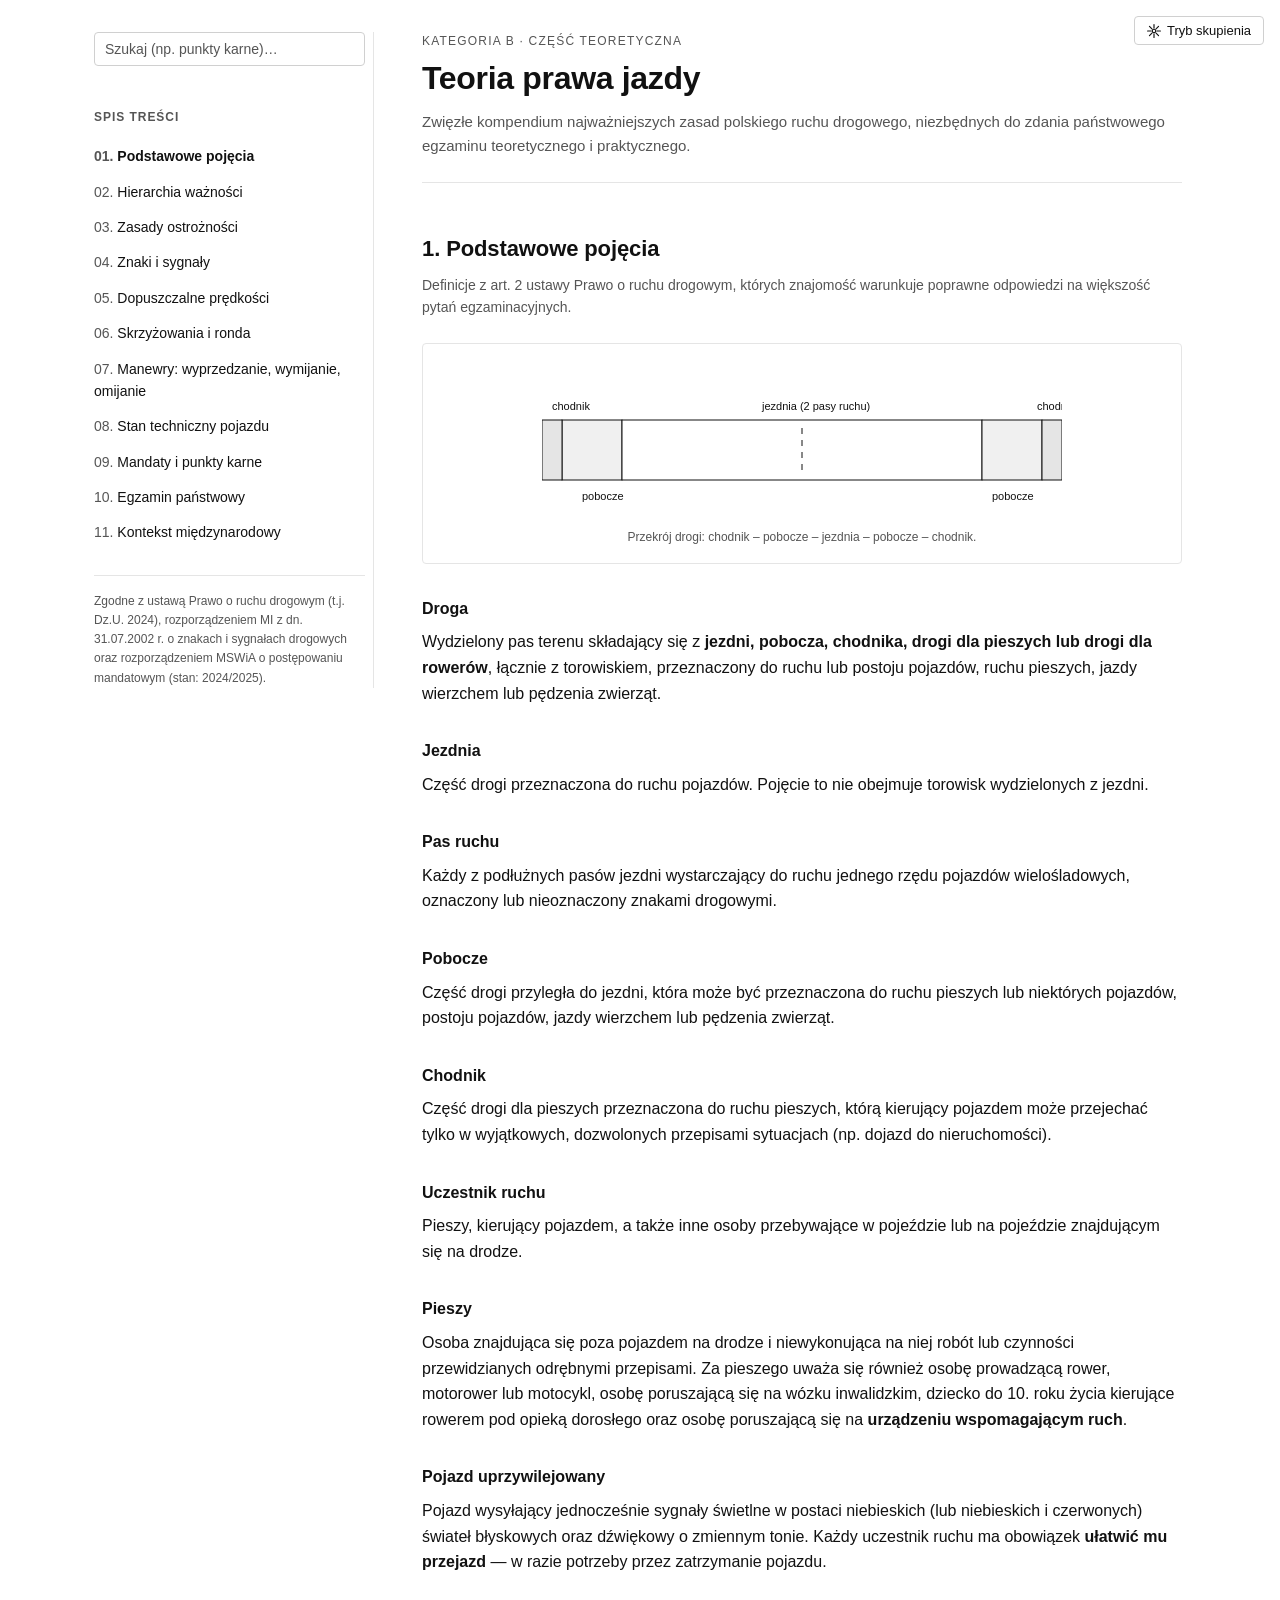
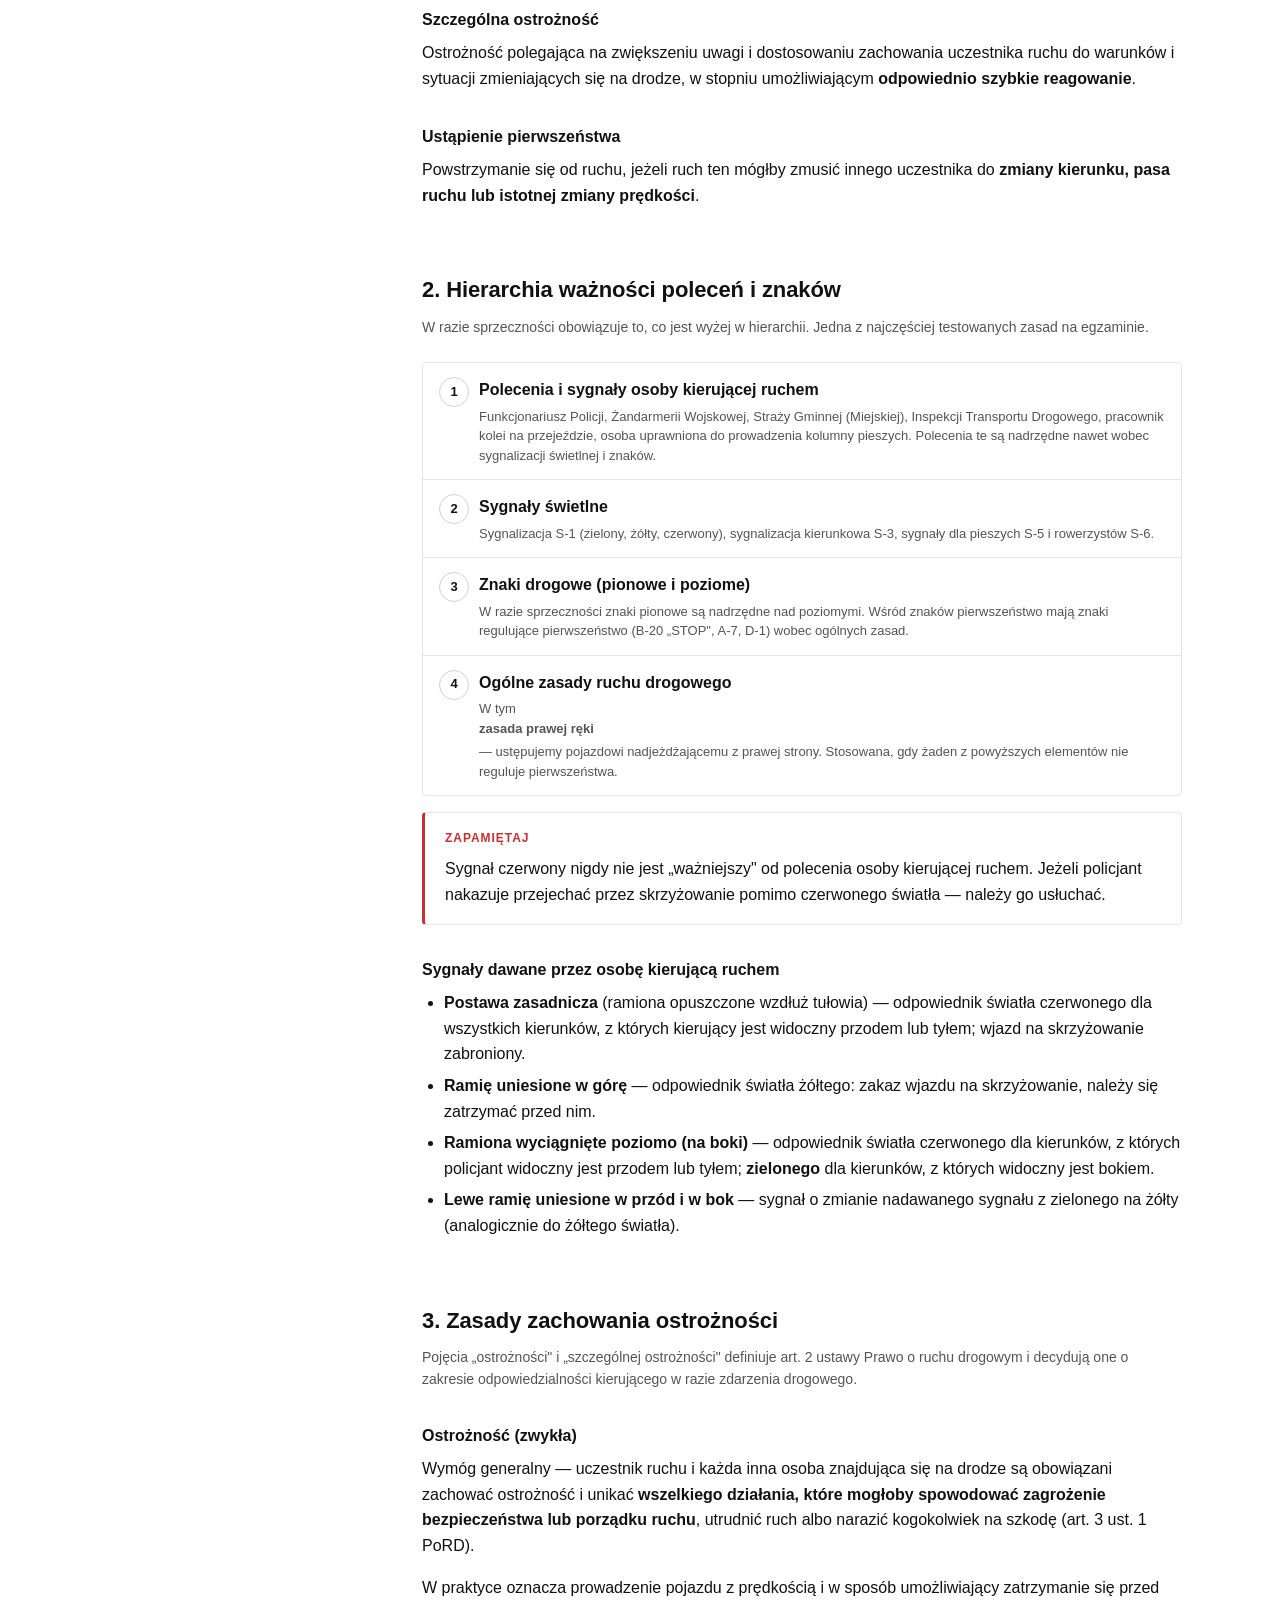
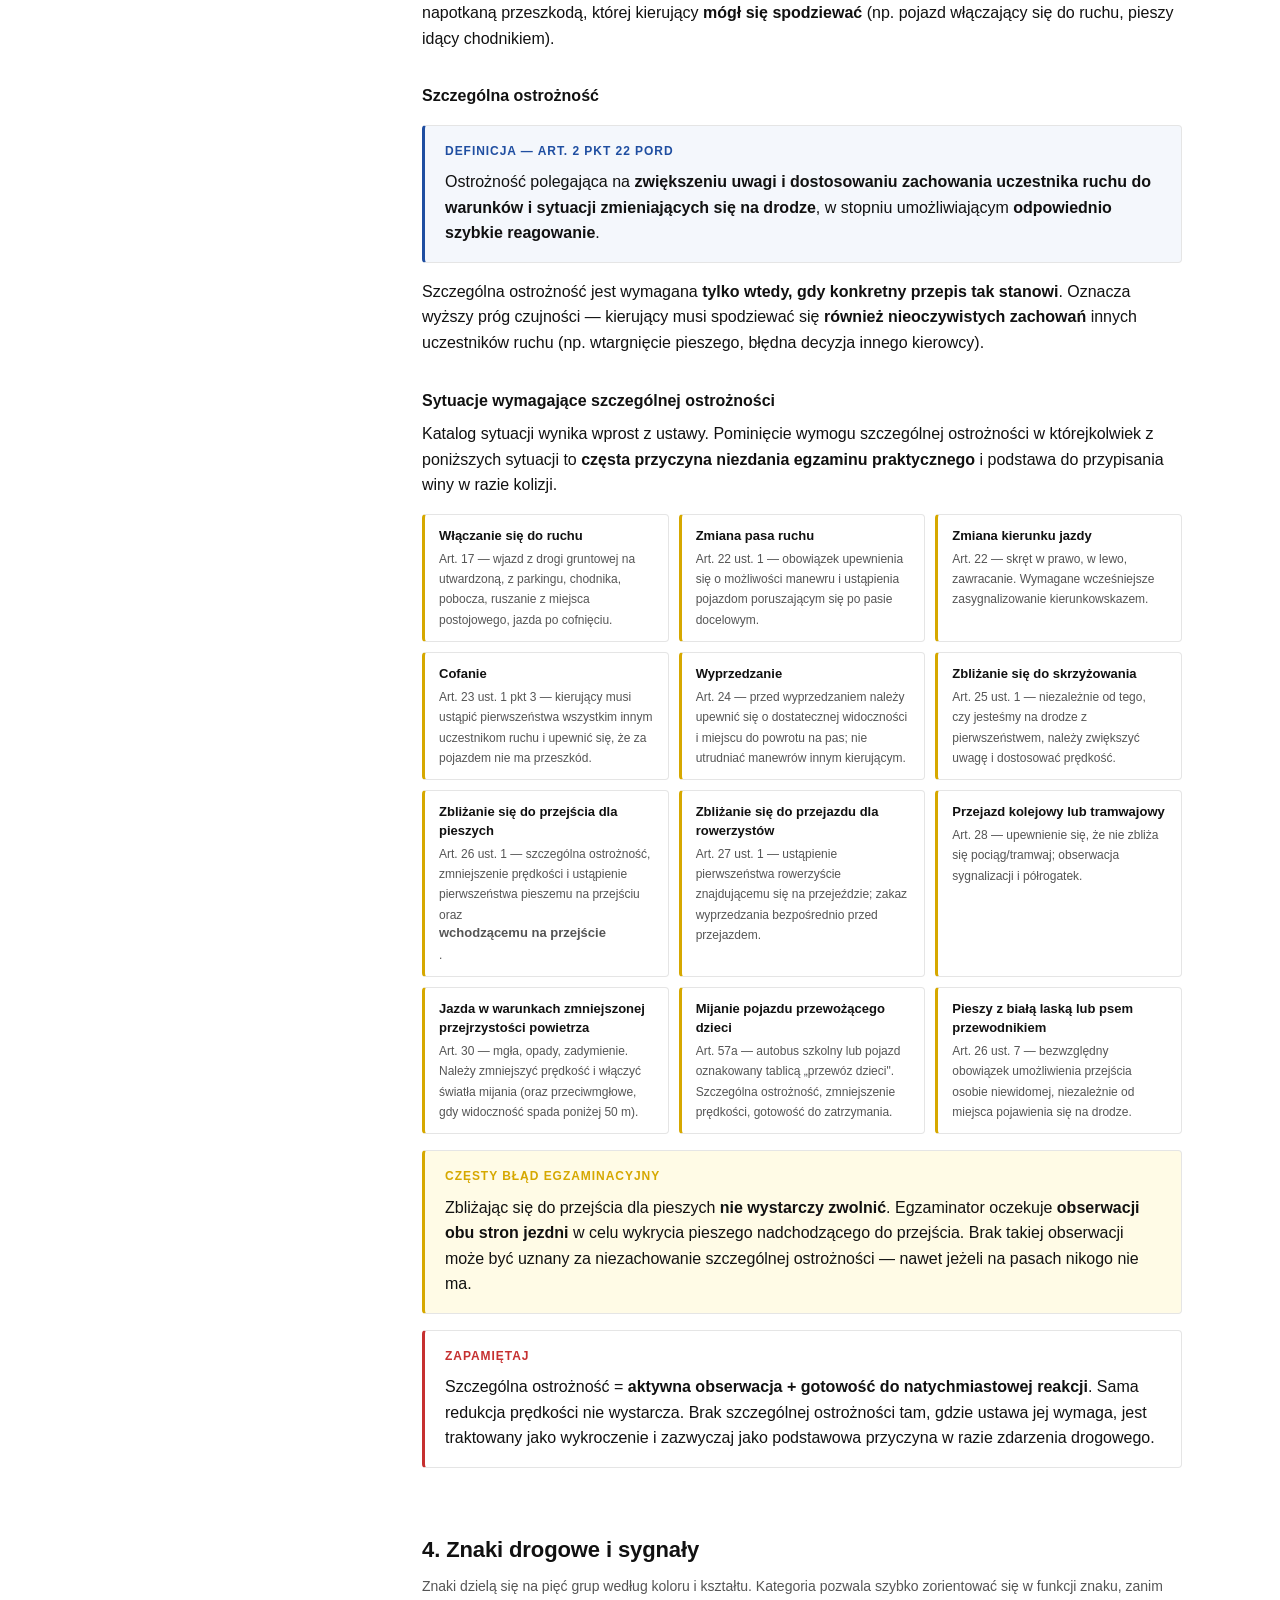
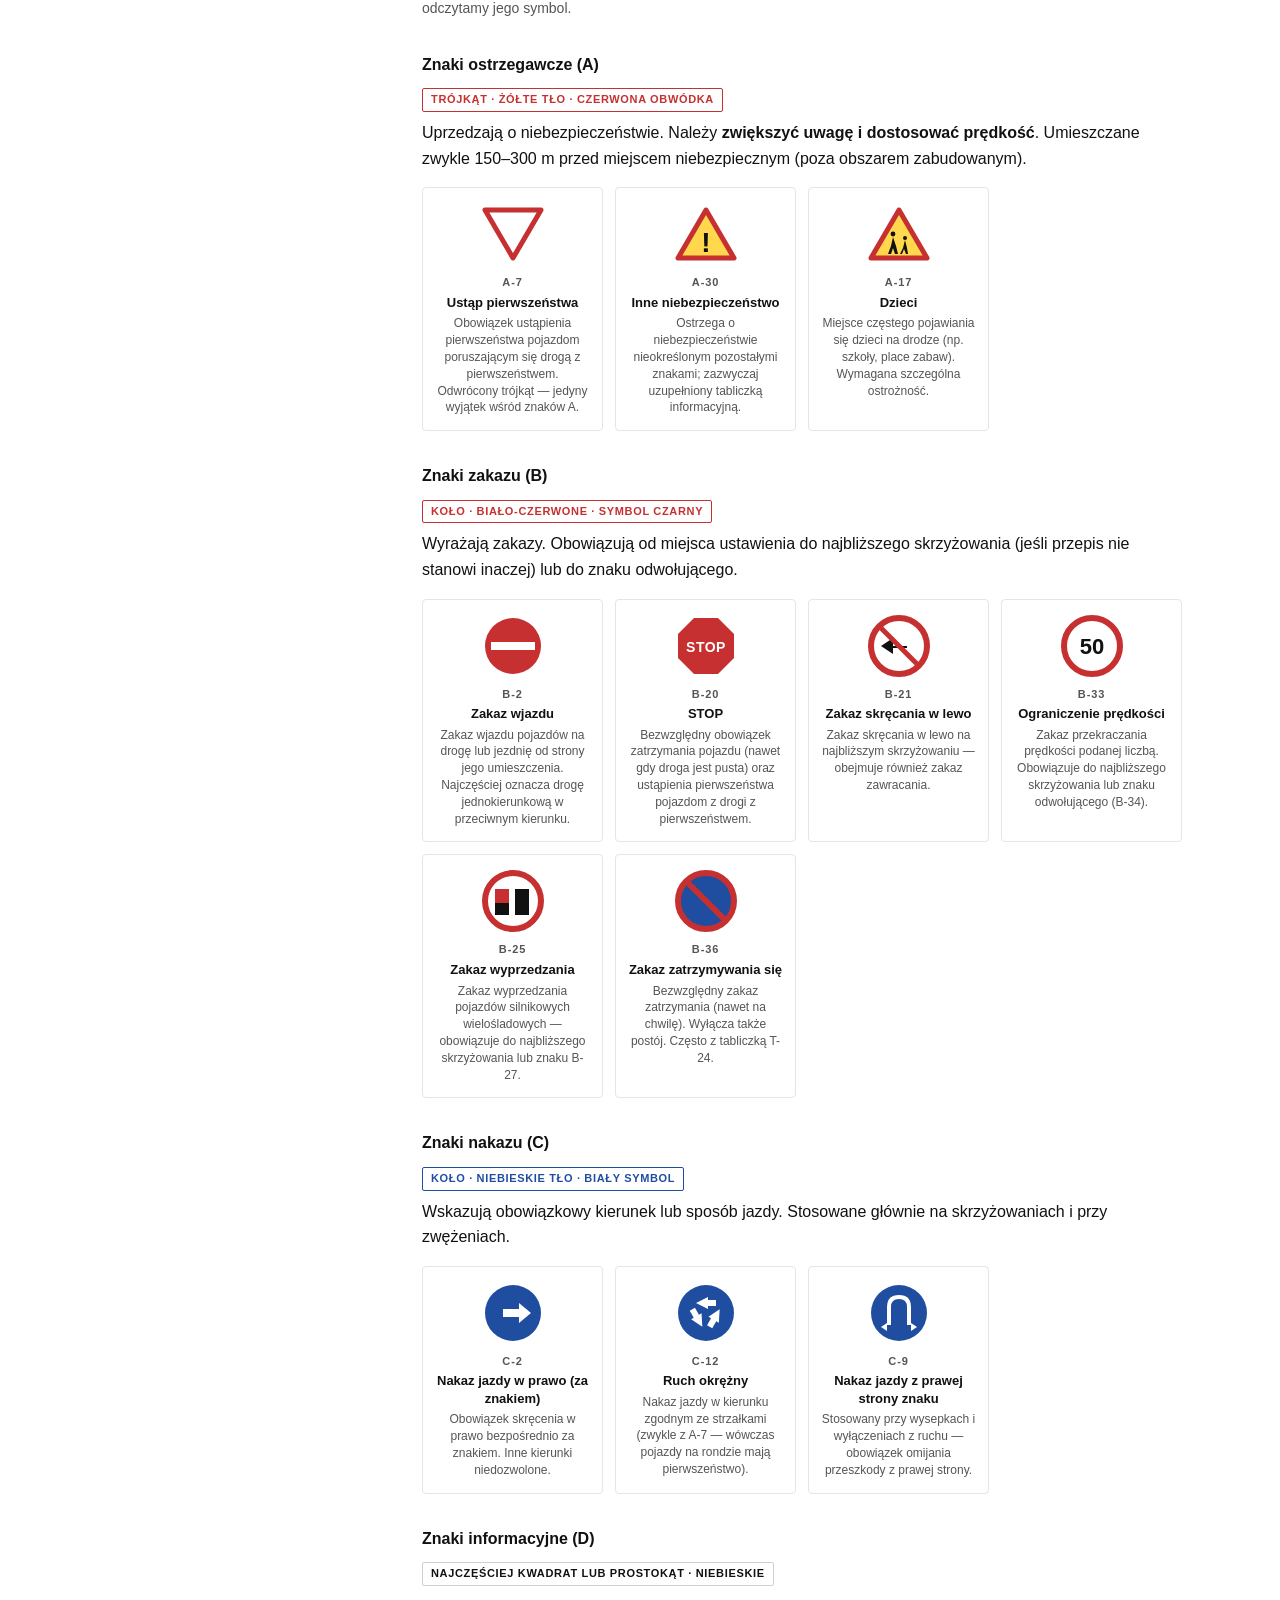
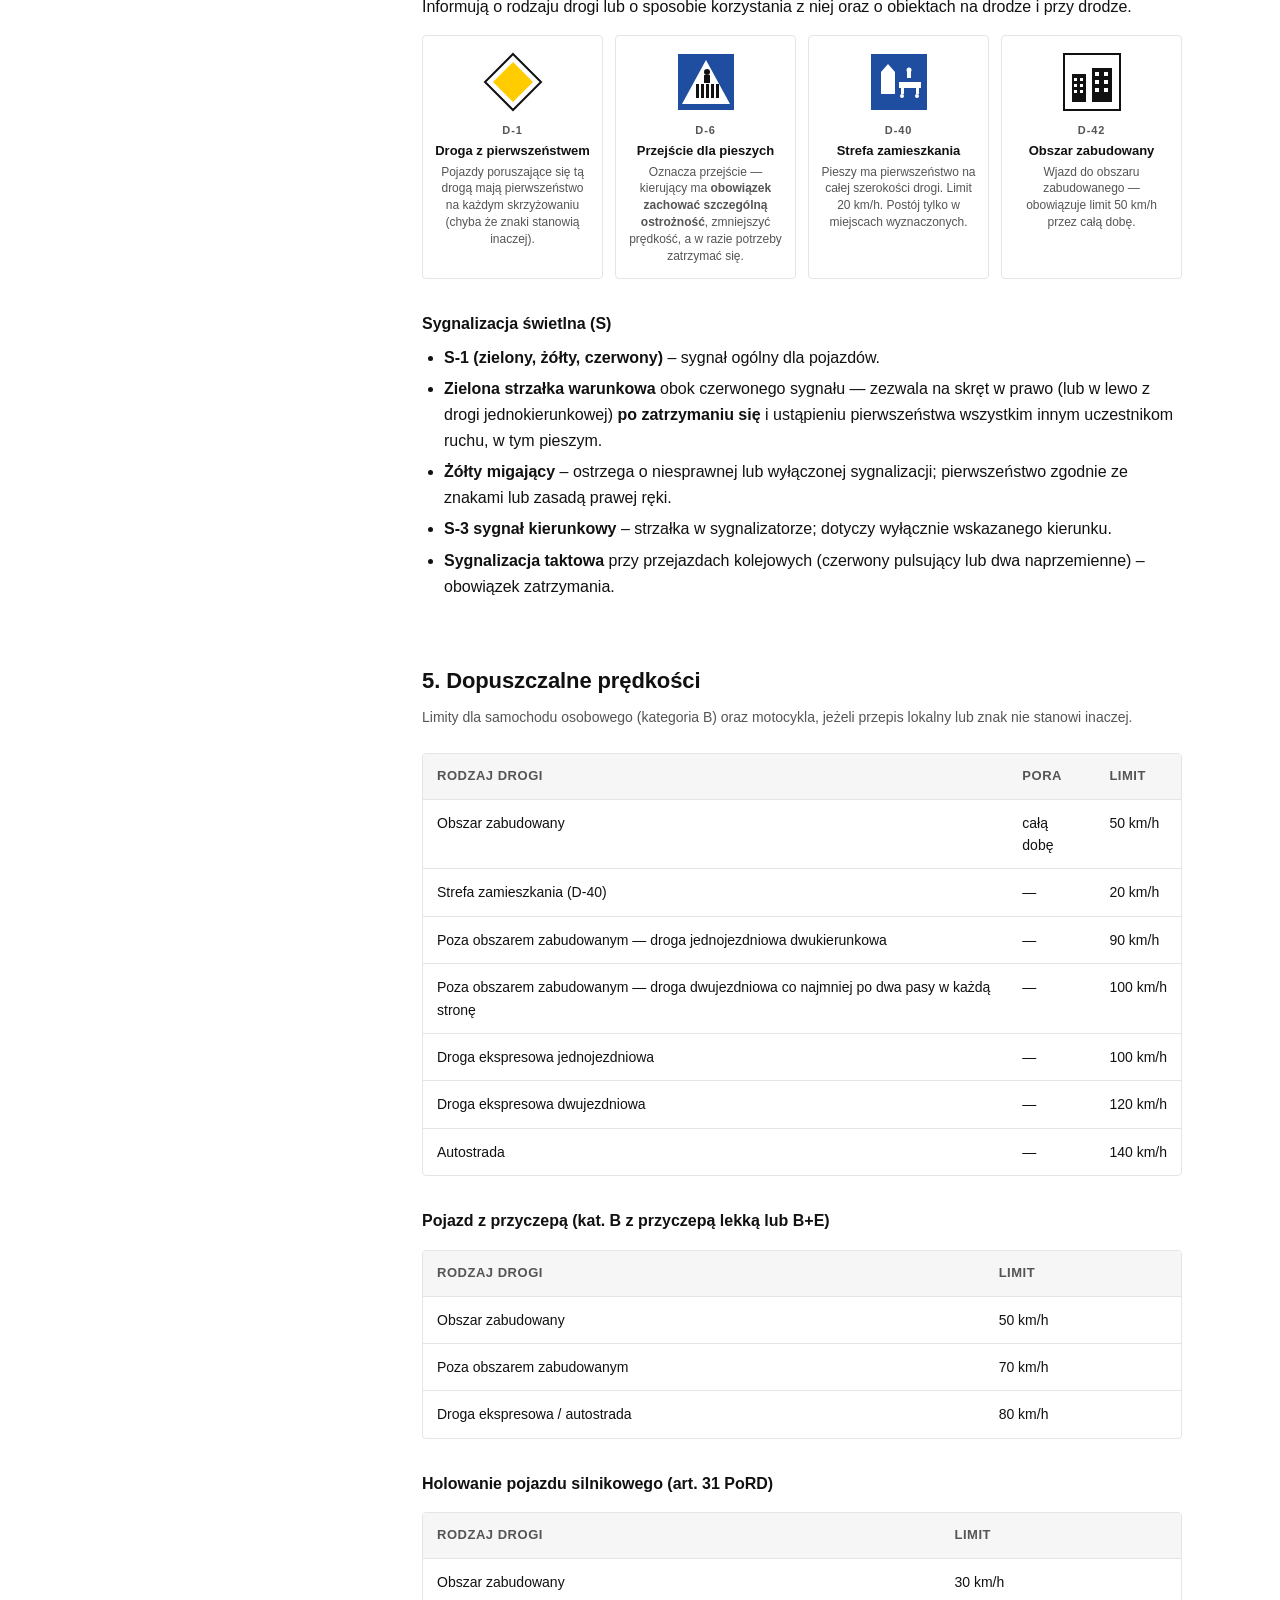
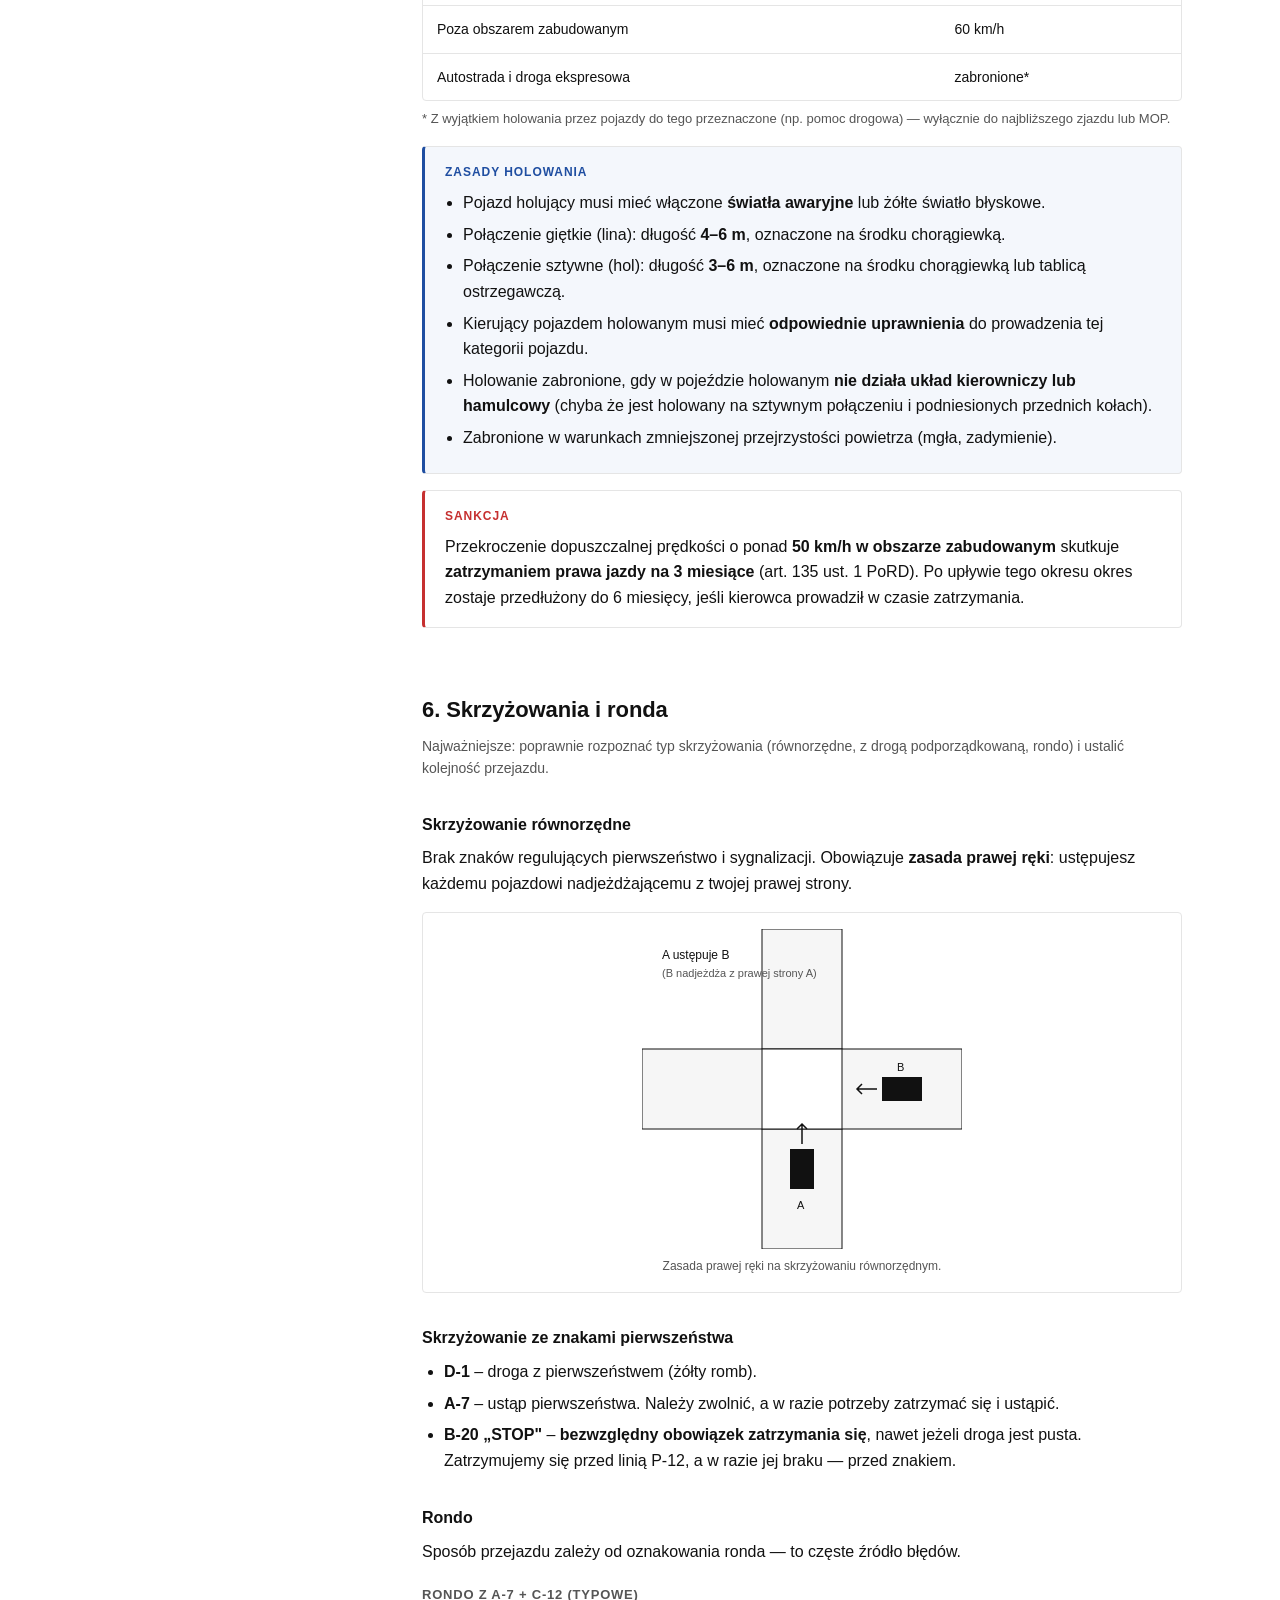
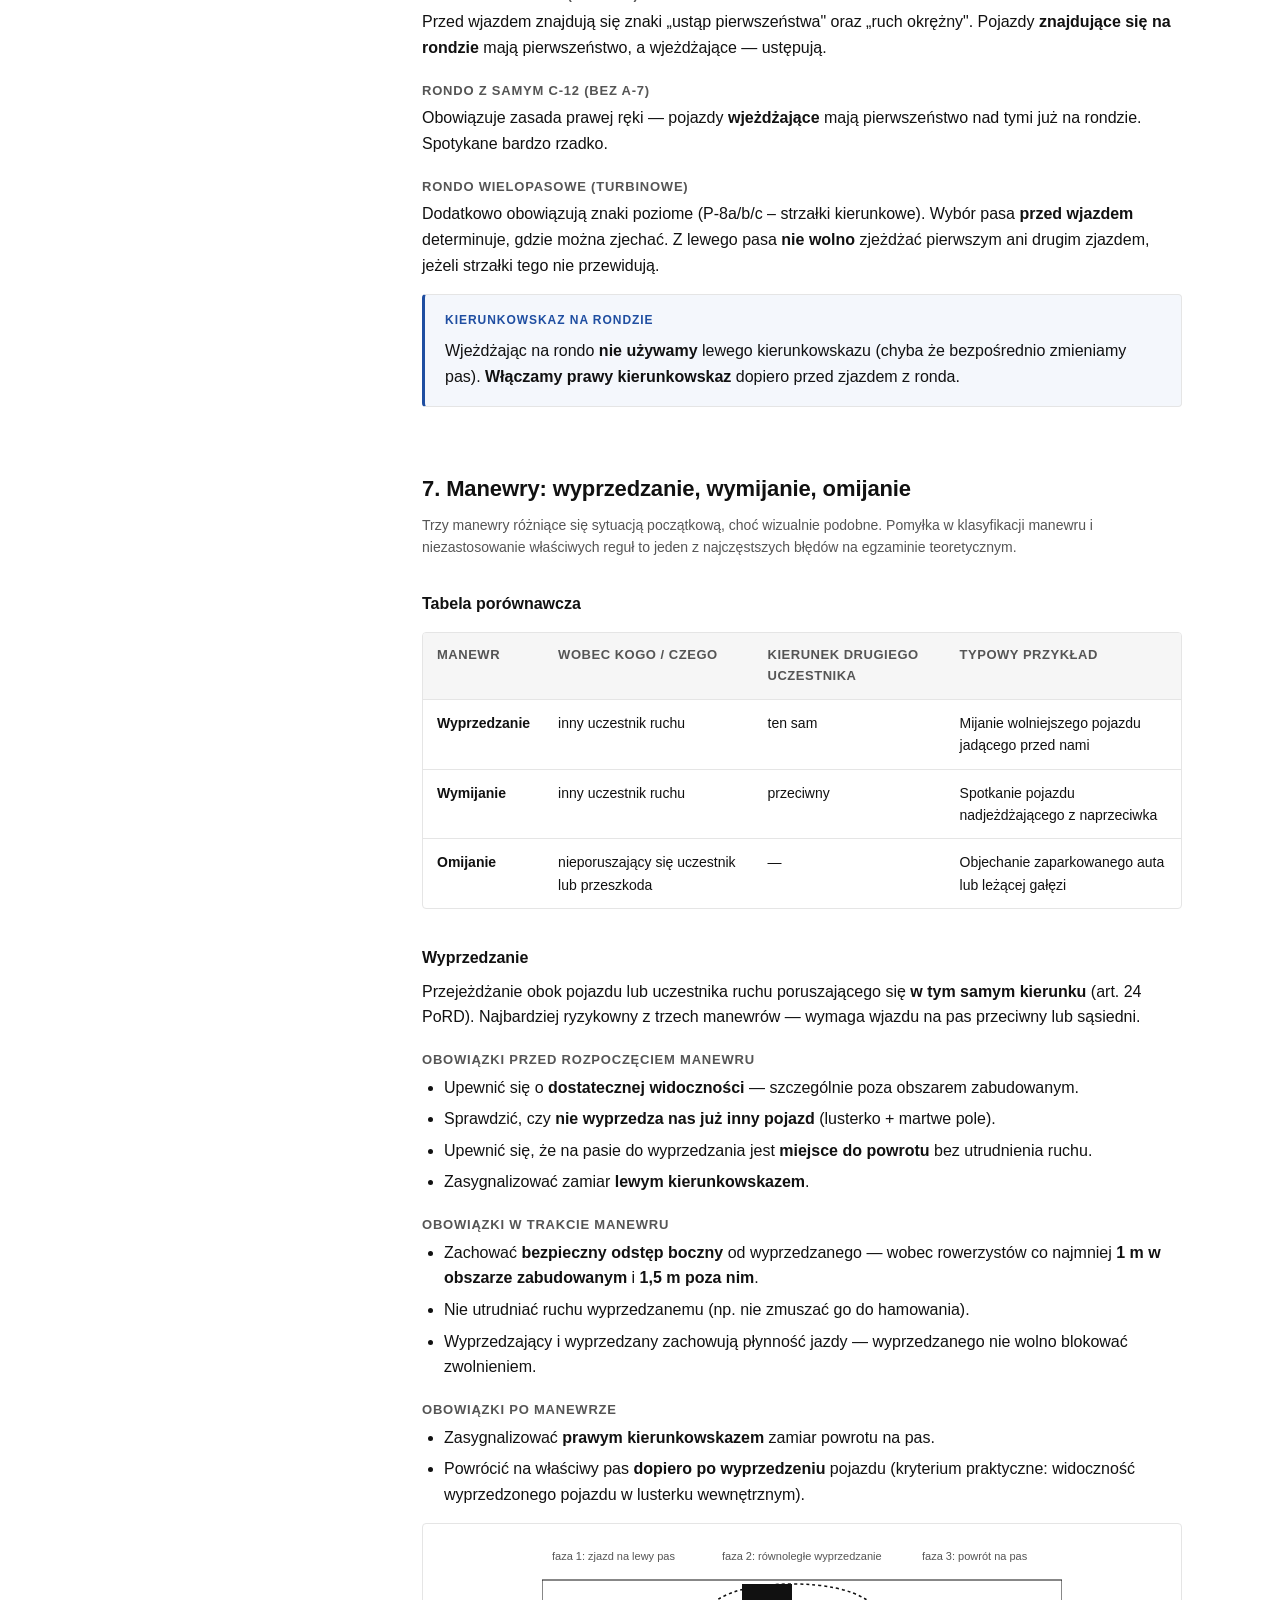
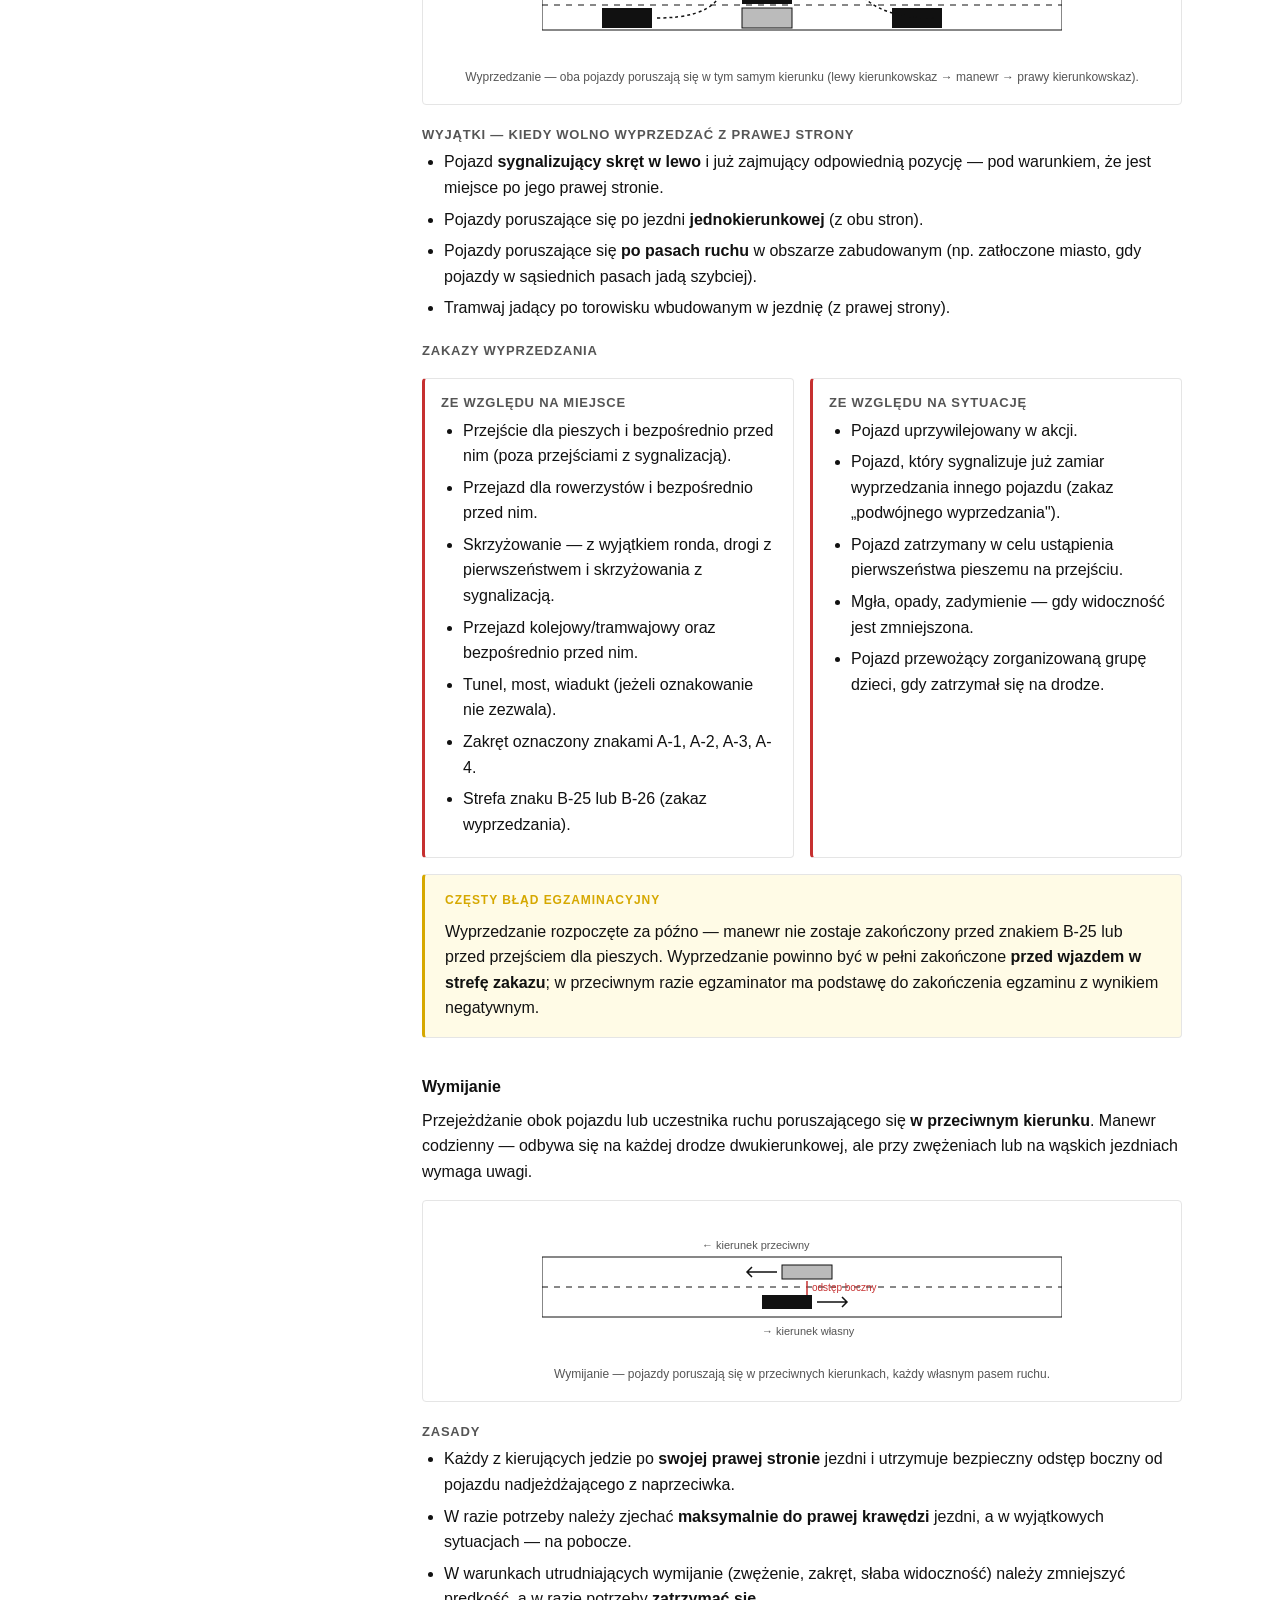
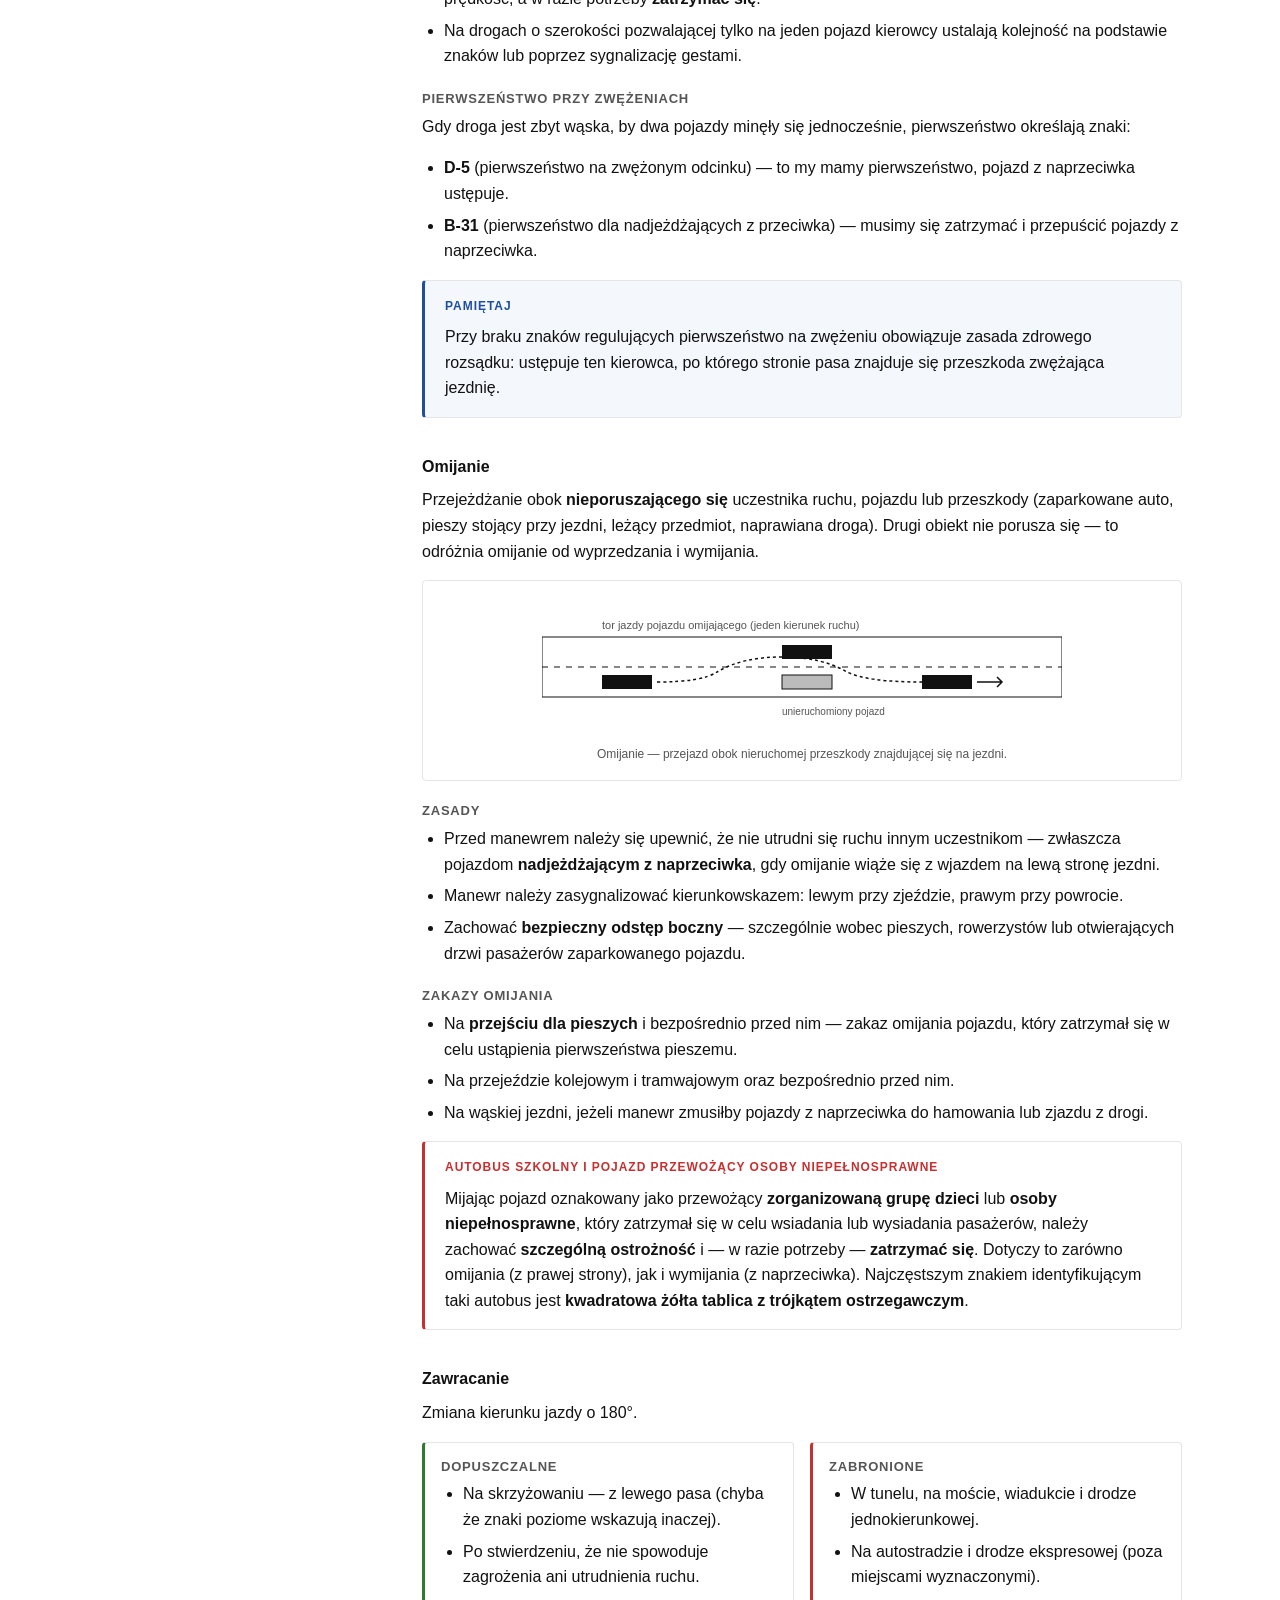
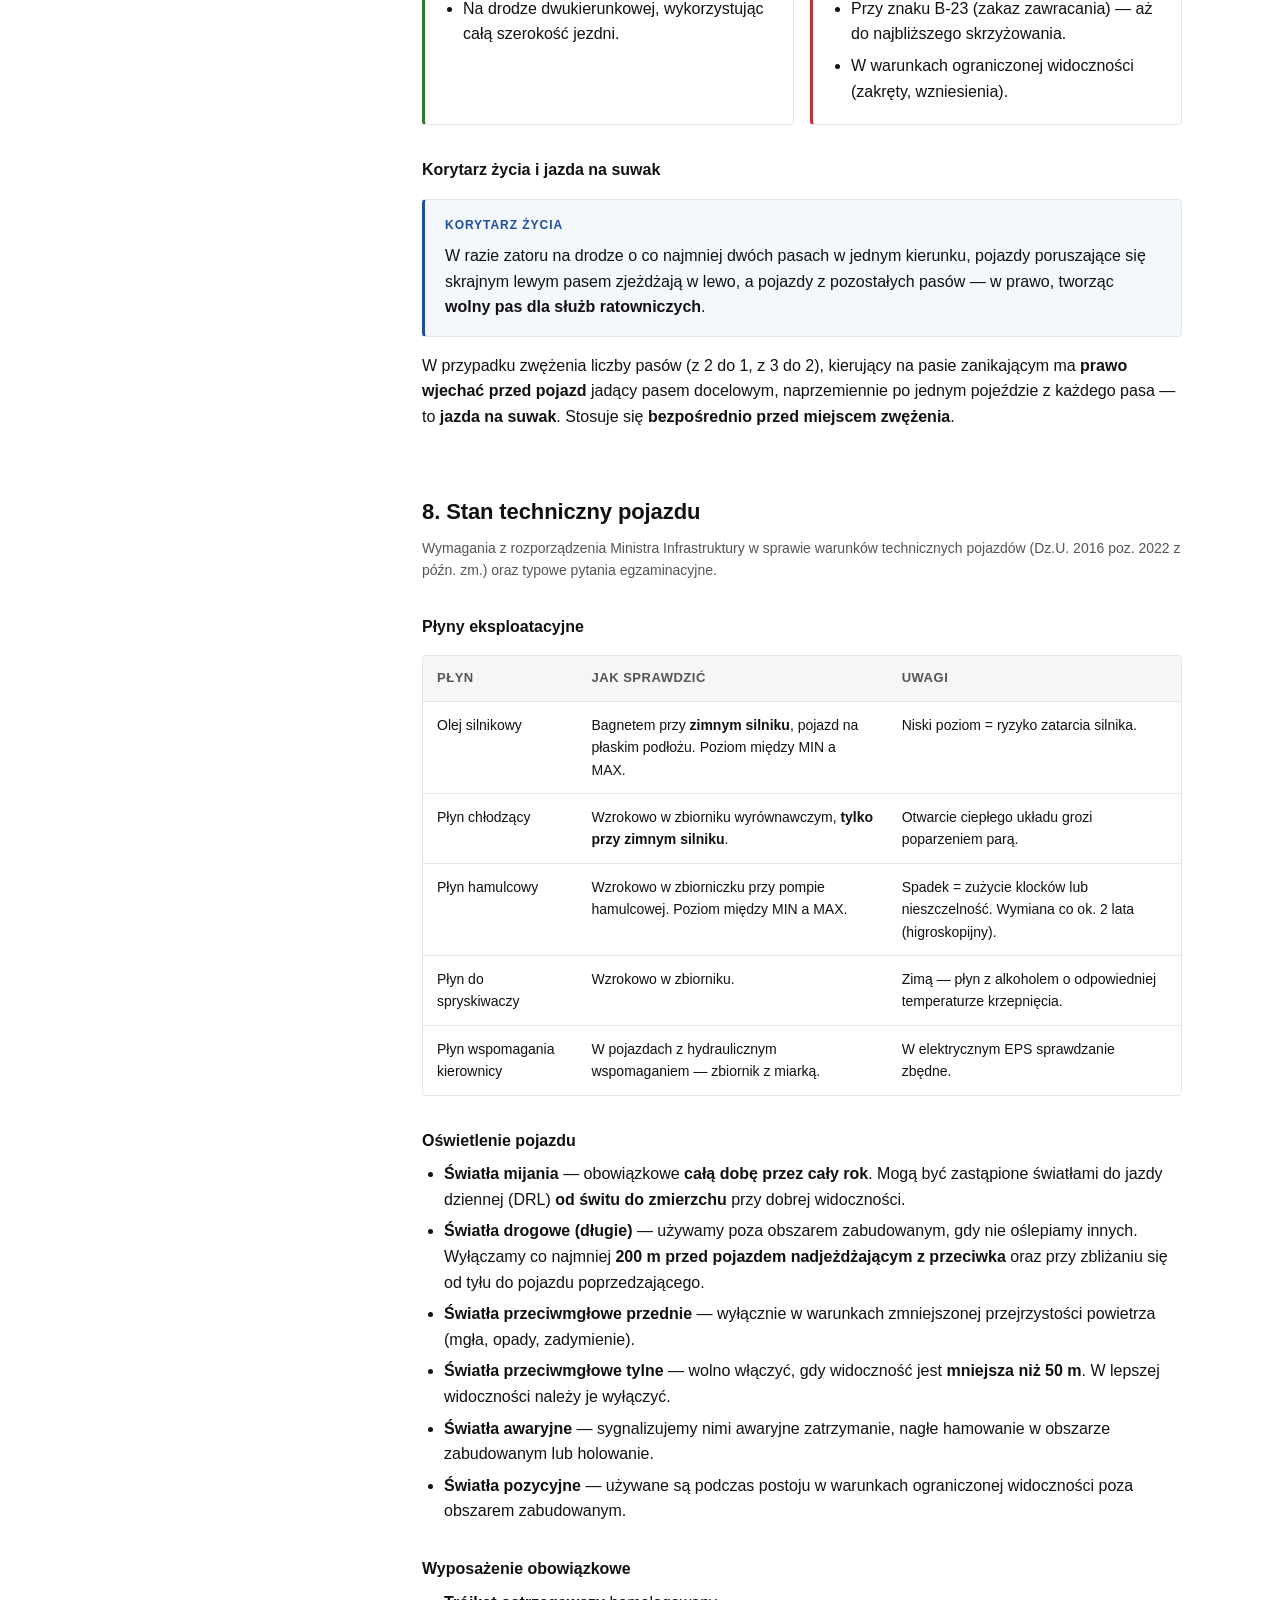
<file: docs/index.html>
<!DOCTYPE html>
<html lang="pl">
<head>
  <meta charset="UTF-8" />
  <meta name="viewport" content="width=device-width, initial-scale=1.0" />
  <title>Teoria Prawa Jazdy — Kategoria B</title>
  <meta name="description" content="Kompendium wiedzy teoretycznej do egzaminu na prawo jazdy kategorii B w Polsce." />
  <style>
    :root {
      --bg: #ffffff;
      --text: #111111;
      --muted: #555555;
      --border: #e5e5e5;
      --border-strong: #d0d0d0;
      --code-bg: #f6f6f6;
      --highlight: #fff3a3;
      --red: #c63030;
      --blue: #1f4ea1;
      --yellow: #d6a800;
      --green: #2f7a2f;
      --max-width: 760px;
    }

    * { box-sizing: border-box; }

    html {
      scroll-behavior: smooth;
      scroll-padding-top: 24px;
    }

    body {
      margin: 0;
      padding: 0;
      font-family: -apple-system, BlinkMacSystemFont, "Segoe UI", Inter, Roboto, "Helvetica Neue", Arial, sans-serif;
      font-size: 16px;
      line-height: 1.6;
      color: var(--text);
      background: var(--bg);
      -webkit-font-smoothing: antialiased;
      -moz-osx-font-smoothing: grayscale;
    }

    /* Pasek postępu czytania */
    .progress-bar {
      position: fixed;
      top: 0;
      left: 0;
      height: 2px;
      width: 0%;
      background: var(--text);
      z-index: 1000;
      transition: width 0.05s linear;
    }

    /* Layout */
    .layout {
      display: grid;
      grid-template-columns: 280px 1fr;
      max-width: 1140px;
      margin: 0 auto;
      gap: 48px;
      padding: 32px 24px 96px;
    }

    /* Sidebar */
    .sidebar {
      position: sticky;
      top: 32px;
      align-self: start;
      max-height: calc(100vh - 64px);
      overflow-y: auto;
      padding-right: 8px;
      border-right: 1px solid var(--border);
    }

    .sidebar h2 {
      font-size: 12px;
      font-weight: 600;
      text-transform: uppercase;
      letter-spacing: 0.08em;
      color: var(--muted);
      margin: 0 0 12px;
    }

    .sidebar ol {
      list-style: none;
      padding: 0;
      margin: 0 0 24px;
      counter-reset: section;
    }

    .sidebar li {
      counter-increment: section;
      margin: 0;
    }

    .sidebar a {
      display: block;
      padding: 6px 0;
      color: var(--text);
      text-decoration: none;
      font-size: 14px;
      border-bottom: 1px solid transparent;
    }

    .sidebar a::before {
      content: counter(section, decimal-leading-zero) ".  ";
      color: var(--muted);
      font-variant-numeric: tabular-nums;
    }

    .sidebar a:hover { border-bottom-color: var(--border-strong); }
    .sidebar a.active { font-weight: 600; }

    .sidebar-footer {
      font-size: 12px;
      color: var(--muted);
      margin-top: 16px;
      padding-top: 16px;
      border-top: 1px solid var(--border);
    }

    /* Wyszukiwarka */
    .search-wrap { margin-bottom: 20px; }
    .search-input {
      width: 100%;
      padding: 8px 10px;
      font-family: inherit;
      font-size: 14px;
      border: 1px solid var(--border-strong);
      border-radius: 4px;
      background: var(--bg);
      color: var(--text);
    }
    .search-input::placeholder { color: var(--muted); }
    .search-input:focus { outline: 2px solid var(--text); outline-offset: 0; border-color: var(--text); }
    .search-count {
      font-size: 12px;
      color: var(--muted);
      margin-top: 6px;
      min-height: 16px;
    }

    /* Główna treść */
    .content { min-width: 0; max-width: var(--max-width); }

    .header {
      margin-bottom: 48px;
      padding-bottom: 24px;
      border-bottom: 1px solid var(--border);
    }
    .header .eyebrow {
      font-size: 12px;
      text-transform: uppercase;
      letter-spacing: 0.1em;
      color: var(--muted);
      margin-bottom: 8px;
    }
    .header h1 {
      font-size: 32px;
      line-height: 1.2;
      margin: 0 0 12px;
      font-weight: 700;
      letter-spacing: -0.01em;
    }
    .header p { margin: 0; color: var(--muted); font-size: 15px; }

    /* Sekcje */
    section {
      margin: 0 0 64px;
      scroll-margin-top: 24px;
    }
    section h2 {
      font-size: 22px;
      font-weight: 600;
      margin: 0 0 8px;
      letter-spacing: -0.005em;
    }
    section .lead { color: var(--muted); font-size: 14px; margin: 0 0 24px; }

    h3 { font-size: 16px; font-weight: 600; margin: 32px 0 8px; }
    h4 {
      font-size: 13px;
      font-weight: 600;
      margin: 20px 0 4px;
      text-transform: uppercase;
      letter-spacing: 0.06em;
      color: var(--muted);
    }

    p { margin: 0 0 16px; }
    ul, ol { padding-left: 22px; margin: 0 0 16px; }
    li { margin-bottom: 6px; }
    strong { font-weight: 600; }

    /* Karty */
    .card {
      border: 1px solid var(--border);
      border-radius: 4px;
      padding: 16px 20px;
      margin: 16px 0;
      background: var(--bg);
    }
    .card.note { background: var(--code-bg); }
    .card.warn { border-left: 3px solid var(--red); }
    .card.info { border-left: 3px solid var(--blue); background: #f4f7fc; }
    .card.tip  { border-left: 3px solid var(--green); }
    .card.alert { border-left: 3px solid var(--yellow); background: #fffbe6; }
    .card.alert .card-title { color: var(--yellow); }
    .card-title {
      font-size: 12px;
      font-weight: 600;
      text-transform: uppercase;
      letter-spacing: 0.08em;
      color: var(--muted);
      margin: 0 0 8px;
    }
    .card.warn .card-title { color: var(--red); }
    .card.info .card-title { color: var(--blue); }
    .card.tip  .card-title { color: var(--green); }

    /* Tabele */
    .table-wrap {
      overflow-x: auto;
      border: 1px solid var(--border);
      border-radius: 4px;
      margin: 16px 0;
    }
    table { width: 100%; border-collapse: collapse; font-size: 14px; }
    th, td {
      padding: 12px 14px;
      text-align: left;
      border-bottom: 1px solid var(--border);
      vertical-align: top;
    }
    th {
      background: var(--code-bg);
      font-weight: 600;
      font-size: 13px;
      text-transform: uppercase;
      letter-spacing: 0.04em;
      color: var(--muted);
    }
    tr:last-child td { border-bottom: none; }
    td.num { font-variant-numeric: tabular-nums; white-space: nowrap; }
    td.center { text-align: center; }

    /* Hierarchia (numerowana lista) */
    .hierarchy {
      list-style: none;
      padding: 0;
      margin: 16px 0;
      counter-reset: hier;
      border: 1px solid var(--border);
      border-radius: 4px;
    }
    .hierarchy li {
      counter-increment: hier;
      padding: 14px 16px 14px 56px;
      position: relative;
      border-bottom: 1px solid var(--border);
      margin: 0;
    }
    .hierarchy li:last-child { border-bottom: none; }
    .hierarchy li::before {
      content: counter(hier);
      position: absolute;
      left: 16px;
      top: 14px;
      width: 28px;
      height: 28px;
      border: 1px solid var(--border-strong);
      border-radius: 50%;
      display: flex;
      align-items: center;
      justify-content: center;
      font-size: 13px;
      font-weight: 600;
      font-variant-numeric: tabular-nums;
    }
    .hierarchy strong { display: block; margin-bottom: 4px; }
    .hierarchy small { color: var(--muted); font-size: 13px; line-height: 1.5; display: block; }

    /* SVG infografiki */
    .svg-figure {
      border: 1px solid var(--border);
      border-radius: 4px;
      padding: 16px;
      margin: 16px 0;
      text-align: center;
    }
    .svg-figure svg {
      max-width: 100%;
      height: auto;
      display: block;
      margin: 0 auto 8px;
    }
    .svg-caption { font-size: 12px; color: var(--muted); text-align: center; }

    /* Dwie kolumny */
    .two-col {
      display: grid;
      grid-template-columns: 1fr 1fr;
      gap: 16px;
      margin: 16px 0;
    }
    .col-box {
      border: 1px solid var(--border);
      border-radius: 4px;
      padding: 14px 16px;
    }
    .col-box.allow { border-left: 3px solid var(--green); }
    .col-box.deny  { border-left: 3px solid var(--red); }
    .col-box h4 { margin-top: 0; }
    .col-box ul { margin: 0; }

    /* Siatka sytuacji wymagających szczególnej ostrożności */
    .situations {
      display: grid;
      grid-template-columns: repeat(auto-fill, minmax(220px, 1fr));
      gap: 10px;
      margin: 16px 0;
      list-style: none;
      padding: 0;
    }
    .situations li {
      border: 1px solid var(--border);
      border-left: 3px solid var(--yellow);
      border-radius: 4px;
      padding: 12px 14px;
      margin: 0;
      font-size: 14px;
      line-height: 1.45;
      background: var(--bg);
    }
    .situations li strong { display: block; margin-bottom: 2px; font-size: 13px; }
    .situations li small { color: var(--muted); font-size: 12px; line-height: 1.4; }

    /* Galeria znaków */
    .signs-grid {
      display: grid;
      grid-template-columns: repeat(auto-fill, minmax(180px, 1fr));
      gap: 12px;
      margin: 16px 0;
    }
    .sign-card {
      border: 1px solid var(--border);
      border-radius: 4px;
      padding: 14px 12px;
      display: flex;
      flex-direction: column;
      align-items: center;
      gap: 8px;
      background: var(--bg);
    }
    .sign-card svg { display: block; }
    .sign-meta { text-align: center; }
    .sign-code {
      font-size: 11px;
      font-weight: 600;
      letter-spacing: 0.08em;
      color: var(--muted);
      text-transform: uppercase;
    }
    .sign-name { font-size: 13px; font-weight: 600; line-height: 1.35; margin-top: 2px; }
    .sign-desc { font-size: 12px; color: var(--muted); line-height: 1.4; margin-top: 4px; }

    .sign-group-label {
      display: inline-block;
      font-size: 11px;
      font-weight: 600;
      letter-spacing: 0.06em;
      text-transform: uppercase;
      padding: 2px 8px;
      border-radius: 2px;
      margin-bottom: 8px;
    }
    .sign-group-label.warn { color: var(--red); border: 1px solid var(--red); }
    .sign-group-label.deny { color: var(--red); border: 1px solid var(--red); }
    .sign-group-label.order { color: var(--blue); border: 1px solid var(--blue); }
    .sign-group-label.info { color: var(--text); border: 1px solid var(--border-strong); }

    /* Checklista egzaminacyjna */
    .checklist {
      list-style: none;
      padding: 0;
      margin: 16px 0;
      border: 1px solid var(--border);
      border-radius: 4px;
    }
    .checklist li {
      display: flex;
      align-items: flex-start;
      gap: 12px;
      padding: 12px 16px;
      border-bottom: 1px solid var(--border);
      margin: 0;
    }
    .checklist li:last-child { border-bottom: none; }
    .checklist input[type="checkbox"] {
      margin-top: 4px;
      width: 16px; height: 16px;
      accent-color: var(--text);
      cursor: pointer;
      flex-shrink: 0;
    }
    .checklist label { cursor: pointer; flex: 1; }
    .checklist input:checked + label { color: var(--muted); text-decoration: line-through; }

    /* Toolbar */
    .toolbar {
      position: fixed;
      top: 16px;
      right: 16px;
      display: flex;
      gap: 8px;
      z-index: 50;
    }
    .btn {
      display: inline-flex;
      align-items: center;
      gap: 6px;
      padding: 6px 12px;
      border: 1px solid var(--border-strong);
      background: var(--bg);
      color: var(--text);
      font-family: inherit;
      font-size: 13px;
      cursor: pointer;
      border-radius: 4px;
      transition: background 0.15s;
    }
    .btn:hover { background: var(--code-bg); }
    .btn:focus { outline: 2px solid var(--text); outline-offset: 2px; }

    /* Tryb skupienia */
    body.focus-mode .sidebar { display: none; }
    body.focus-mode .layout {
      grid-template-columns: 1fr;
      max-width: var(--max-width);
    }
    body.focus-mode .toolbar .btn[data-action="focus"] {
      background: var(--text);
      color: var(--bg);
    }

    /* Highlight z wyszukiwarki */
    mark {
      background: var(--highlight);
      color: inherit;
      padding: 0 2px;
      border-radius: 2px;
      font-weight: 600;
    }

    /* Mobile */
    @media (max-width: 860px) {
      .layout {
        grid-template-columns: 1fr;
        gap: 24px;
        padding: 24px 16px 80px;
      }
      .sidebar {
        position: static;
        max-height: none;
        border-right: none;
        border-bottom: 1px solid var(--border);
        padding-bottom: 16px;
        padding-right: 0;
      }
      .sidebar ol { margin-bottom: 8px; }
      .sidebar-footer { display: none; }
      .header h1 { font-size: 26px; }
      .two-col { grid-template-columns: 1fr; }
      .signs-grid { grid-template-columns: repeat(auto-fill, minmax(140px, 1fr)); }
      .toolbar { top: 8px; right: 8px; }
      .btn { font-size: 12px; padding: 5px 10px; }
      .btn span { display: none; }
    }

    @media print {
      .toolbar, .progress-bar, .sidebar, .search-wrap { display: none; }
      .layout { grid-template-columns: 1fr; }
    }
  </style>
</head>
<body>

  <div class="progress-bar" id="progressBar" aria-hidden="true"></div>

  <div class="toolbar">
    <button class="btn" data-action="focus" aria-pressed="false" title="Ukryj nawigację dla lepszego skupienia">
      <svg width="14" height="14" viewBox="0 0 24 24" fill="none" stroke="currentColor" stroke-width="2" stroke-linecap="round" stroke-linejoin="round" aria-hidden="true">
        <circle cx="12" cy="12" r="3"></circle>
        <path d="M12 1v6M12 17v6M4.22 4.22l4.24 4.24M15.54 15.54l4.24 4.24M1 12h6M17 12h6M4.22 19.78l4.24-4.24M15.54 8.46l4.24-4.24"></path>
      </svg>
      <span>Tryb skupienia</span>
    </button>
  </div>

  <div class="layout">
    <aside class="sidebar" aria-label="Spis treści">
      <div class="search-wrap">
        <label for="search" style="display:none">Szukaj</label>
        <input id="search" class="search-input" type="search" placeholder="Szukaj (np. punkty karne)…" autocomplete="off" />
        <div class="search-count" id="searchCount" aria-live="polite"></div>
      </div>

      <h2>Spis treści</h2>
      <ol>
        <li><a href="#pojecia">Podstawowe pojęcia</a></li>
        <li><a href="#hierarchia">Hierarchia ważności</a></li>
        <li><a href="#ostroznosc">Zasady ostrożności</a></li>
        <li><a href="#znaki">Znaki i sygnały</a></li>
        <li><a href="#predkosci">Dopuszczalne prędkości</a></li>
        <li><a href="#skrzyzowania">Skrzyżowania i ronda</a></li>
        <li><a href="#manewry">Manewry: wyprzedzanie, wymijanie, omijanie</a></li>
        <li><a href="#technika">Stan techniczny pojazdu</a></li>
        <li><a href="#kary">Mandaty i punkty karne</a></li>
        <li><a href="#egzamin">Egzamin państwowy</a></li>
        <li><a href="#miedzynarodowy">Kontekst międzynarodowy</a></li>
      </ol>

      <div class="sidebar-footer">
        Zgodne z ustawą Prawo o ruchu drogowym (t.j. Dz.U. 2024), rozporządzeniem MI z dn. 31.07.2002 r. o znakach i sygnałach drogowych oraz rozporządzeniem MSWiA o postępowaniu mandatowym (stan: 2024/2025).
      </div>
    </aside>

    <main class="content">
      <header class="header">
        <div class="eyebrow">Kategoria B · Część teoretyczna</div>
        <h1>Teoria prawa jazdy</h1>
        <p>Zwięzłe kompendium najważniejszych zasad polskiego ruchu drogowego, niezbędnych do zdania państwowego egzaminu teoretycznego i praktycznego.</p>
      </header>

      <!-- 1. PODSTAWOWE POJĘCIA -->
      <section id="pojecia">
        <h2>1. Podstawowe pojęcia</h2>
        <p class="lead">Definicje z art. 2 ustawy Prawo o ruchu drogowym, których znajomość warunkuje poprawne odpowiedzi na większość pytań egzaminacyjnych.</p>

        <div class="svg-figure">
          <svg width="520" height="160" viewBox="0 0 520 160" xmlns="http://www.w3.org/2000/svg" role="img" aria-label="Schemat przekroju drogi">
            <rect x="20"  y="60" width="60"  height="60" fill="#f0f0f0" stroke="#111" stroke-width="1"/>
            <rect x="80"  y="60" width="360" height="60" fill="#ffffff" stroke="#111" stroke-width="1"/>
            <rect x="440" y="60" width="60"  height="60" fill="#f0f0f0" stroke="#111" stroke-width="1"/>
            <line x1="260" y1="68" x2="260" y2="112" stroke="#111" stroke-width="1" stroke-dasharray="6 6"/>
            <rect x="0"   y="60" width="20"  height="60" fill="#e5e5e5" stroke="#111" stroke-width="1"/>
            <rect x="500" y="60" width="20"  height="60" fill="#e5e5e5" stroke="#111" stroke-width="1"/>
            <text x="10"  y="50"  font-size="11" font-family="sans-serif" fill="#111">chodnik</text>
            <text x="40"  y="140" font-size="11" font-family="sans-serif" fill="#111">pobocze</text>
            <text x="220" y="50"  font-size="11" font-family="sans-serif" fill="#111">jezdnia (2 pasy ruchu)</text>
            <text x="450" y="140" font-size="11" font-family="sans-serif" fill="#111">pobocze</text>
            <text x="495" y="50"  font-size="11" font-family="sans-serif" fill="#111">chodnik</text>
          </svg>
          <div class="svg-caption">Przekrój drogi: chodnik – pobocze – jezdnia – pobocze – chodnik.</div>
        </div>

        <h3>Droga</h3>
        <p>Wydzielony pas terenu składający się z <strong>jezdni, pobocza, chodnika, drogi dla pieszych lub drogi dla rowerów</strong>, łącznie z torowiskiem, przeznaczony do ruchu lub postoju pojazdów, ruchu pieszych, jazdy wierzchem lub pędzenia zwierząt.</p>

        <h3>Jezdnia</h3>
        <p>Część drogi przeznaczona do ruchu pojazdów. Pojęcie to nie obejmuje torowisk wydzielonych z jezdni.</p>

        <h3>Pas ruchu</h3>
        <p>Każdy z podłużnych pasów jezdni wystarczający do ruchu jednego rzędu pojazdów wielośladowych, oznaczony lub nieoznaczony znakami drogowymi.</p>

        <h3>Pobocze</h3>
        <p>Część drogi przyległa do jezdni, która może być przeznaczona do ruchu pieszych lub niektórych pojazdów, postoju pojazdów, jazdy wierzchem lub pędzenia zwierząt.</p>

        <h3>Chodnik</h3>
        <p>Część drogi dla pieszych przeznaczona do ruchu pieszych, którą kierujący pojazdem może przejechać tylko w wyjątkowych, dozwolonych przepisami sytuacjach (np. dojazd do nieruchomości).</p>

        <h3>Uczestnik ruchu</h3>
        <p>Pieszy, kierujący pojazdem, a także inne osoby przebywające w pojeździe lub na pojeździe znajdującym się na drodze.</p>

        <h3>Pieszy</h3>
        <p>Osoba znajdująca się poza pojazdem na drodze i niewykonująca na niej robót lub czynności przewidzianych odrębnymi przepisami. Za pieszego uważa się również osobę prowadzącą rower, motorower lub motocykl, osobę poruszającą się na wózku inwalidzkim, dziecko do 10. roku życia kierujące rowerem pod opieką dorosłego oraz osobę poruszającą się na <strong>urządzeniu wspomagającym ruch</strong>.</p>

        <h3>Pojazd uprzywilejowany</h3>
        <p>Pojazd wysyłający jednocześnie sygnały świetlne w postaci niebieskich (lub niebieskich i czerwonych) świateł błyskowych oraz dźwiękowy o zmiennym tonie. Każdy uczestnik ruchu ma obowiązek <strong>ułatwić mu przejazd</strong> — w razie potrzeby przez zatrzymanie pojazdu.</p>

        <h3>Szczególna ostrożność</h3>
        <p>Ostrożność polegająca na zwiększeniu uwagi i dostosowaniu zachowania uczestnika ruchu do warunków i sytuacji zmieniających się na drodze, w stopniu umożliwiającym <strong>odpowiednio szybkie reagowanie</strong>.</p>

        <h3>Ustąpienie pierwszeństwa</h3>
        <p>Powstrzymanie się od ruchu, jeżeli ruch ten mógłby zmusić innego uczestnika do <strong>zmiany kierunku, pasa ruchu lub istotnej zmiany prędkości</strong>.</p>
      </section>

      <!-- 2. HIERARCHIA -->
      <section id="hierarchia">
        <h2>2. Hierarchia ważności poleceń i znaków</h2>
        <p class="lead">W razie sprzeczności obowiązuje to, co jest wyżej w hierarchii. Jedna z najczęściej testowanych zasad na egzaminie.</p>

        <ol class="hierarchy">
          <li>
            <strong>Polecenia i sygnały osoby kierującej ruchem</strong>
            <small>Funkcjonariusz Policji, Żandarmerii Wojskowej, Straży Gminnej (Miejskiej), Inspekcji Transportu Drogowego, pracownik kolei na przejeździe, osoba uprawniona do prowadzenia kolumny pieszych. Polecenia te są nadrzędne nawet wobec sygnalizacji świetlnej i znaków.</small>
          </li>
          <li>
            <strong>Sygnały świetlne</strong>
            <small>Sygnalizacja S-1 (zielony, żółty, czerwony), sygnalizacja kierunkowa S-3, sygnały dla pieszych S-5 i rowerzystów S-6.</small>
          </li>
          <li>
            <strong>Znaki drogowe (pionowe i poziome)</strong>
            <small>W razie sprzeczności znaki pionowe są nadrzędne nad poziomymi. Wśród znaków pierwszeństwo mają znaki regulujące pierwszeństwo (B-20 „STOP", A-7, D-1) wobec ogólnych zasad.</small>
          </li>
          <li>
            <strong>Ogólne zasady ruchu drogowego</strong>
            <small>W tym <strong>zasada prawej ręki</strong> — ustępujemy pojazdowi nadjeżdżającemu z prawej strony. Stosowana, gdy żaden z powyższych elementów nie reguluje pierwszeństwa.</small>
          </li>
        </ol>

        <div class="card warn">
          <div class="card-title">Zapamiętaj</div>
          <p style="margin:0">Sygnał czerwony nigdy nie jest „ważniejszy" od polecenia osoby kierującej ruchem. Jeżeli policjant nakazuje przejechać przez skrzyżowanie pomimo czerwonego światła — należy go usłuchać.</p>
        </div>

        <h3>Sygnały dawane przez osobę kierującą ruchem</h3>
        <ul>
          <li><strong>Postawa zasadnicza</strong> (ramiona opuszczone wzdłuż tułowia) — odpowiednik światła czerwonego dla wszystkich kierunków, z których kierujący jest widoczny przodem lub tyłem; wjazd na skrzyżowanie zabroniony.</li>
          <li><strong>Ramię uniesione w górę</strong> — odpowiednik światła żółtego: zakaz wjazdu na skrzyżowanie, należy się zatrzymać przed nim.</li>
          <li><strong>Ramiona wyciągnięte poziomo (na boki)</strong> — odpowiednik światła czerwonego dla kierunków, z których policjant widoczny jest przodem lub tyłem; <strong>zielonego</strong> dla kierunków, z których widoczny jest bokiem.</li>
          <li><strong>Lewe ramię uniesione w przód i w bok</strong> — sygnał o zmianie nadawanego sygnału z zielonego na żółty (analogicznie do żółtego światła).</li>
        </ul>
      </section>

      <!-- 3. ZASADY OSTROŻNOŚCI -->
      <section id="ostroznosc">
        <h2>3. Zasady zachowania ostrożności</h2>
        <p class="lead">Pojęcia „ostrożności" i „szczególnej ostrożności" definiuje art. 2 ustawy Prawo o ruchu drogowym i decydują one o zakresie odpowiedzialności kierującego w razie zdarzenia drogowego.</p>

        <h3>Ostrożność (zwykła)</h3>
        <p>Wymóg generalny — uczestnik ruchu i każda inna osoba znajdująca się na drodze są obowiązani zachować ostrożność i unikać <strong>wszelkiego działania, które mogłoby spowodować zagrożenie bezpieczeństwa lub porządku ruchu</strong>, utrudnić ruch albo narazić kogokolwiek na szkodę (art. 3 ust. 1 PoRD).</p>
        <p>W praktyce oznacza prowadzenie pojazdu z prędkością i w sposób umożliwiający zatrzymanie się przed napotkaną przeszkodą, której kierujący <strong>mógł się spodziewać</strong> (np. pojazd włączający się do ruchu, pieszy idący chodnikiem).</p>

        <h3>Szczególna ostrożność</h3>
        <div class="card info">
          <div class="card-title">Definicja — Art. 2 pkt 22 PoRD</div>
          <p style="margin:0">Ostrożność polegająca na <strong>zwiększeniu uwagi i dostosowaniu zachowania uczestnika ruchu do warunków i sytuacji zmieniających się na drodze</strong>, w stopniu umożliwiającym <strong>odpowiednio szybkie reagowanie</strong>.</p>
        </div>
        <p>Szczególna ostrożność jest wymagana <strong>tylko wtedy, gdy konkretny przepis tak stanowi</strong>. Oznacza wyższy próg czujności — kierujący musi spodziewać się <strong>również nieoczywistych zachowań</strong> innych uczestników ruchu (np. wtargnięcie pieszego, błędna decyzja innego kierowcy).</p>

        <h3>Sytuacje wymagające szczególnej ostrożności</h3>
        <p>Katalog sytuacji wynika wprost z ustawy. Pominięcie wymogu szczególnej ostrożności w którejkolwiek z poniższych sytuacji to <strong>częsta przyczyna niezdania egzaminu praktycznego</strong> i podstawa do przypisania winy w razie kolizji.</p>

        <ul class="situations">
          <li>
            <strong>Włączanie się do ruchu</strong>
            <small>Art. 17 — wjazd z drogi gruntowej na utwardzoną, z parkingu, chodnika, pobocza, ruszanie z miejsca postojowego, jazda po cofnięciu.</small>
          </li>
          <li>
            <strong>Zmiana pasa ruchu</strong>
            <small>Art. 22 ust. 1 — obowiązek upewnienia się o możliwości manewru i ustąpienia pojazdom poruszającym się po pasie docelowym.</small>
          </li>
          <li>
            <strong>Zmiana kierunku jazdy</strong>
            <small>Art. 22 — skręt w prawo, w lewo, zawracanie. Wymagane wcześniejsze zasygnalizowanie kierunkowskazem.</small>
          </li>
          <li>
            <strong>Cofanie</strong>
            <small>Art. 23 ust. 1 pkt 3 — kierujący musi ustąpić pierwszeństwa wszystkim innym uczestnikom ruchu i upewnić się, że za pojazdem nie ma przeszkód.</small>
          </li>
          <li>
            <strong>Wyprzedzanie</strong>
            <small>Art. 24 — przed wyprzedzaniem należy upewnić się o dostatecznej widoczności i miejscu do powrotu na pas; nie utrudniać manewrów innym kierującym.</small>
          </li>
          <li>
            <strong>Zbliżanie się do skrzyżowania</strong>
            <small>Art. 25 ust. 1 — niezależnie od tego, czy jesteśmy na drodze z pierwszeństwem, należy zwiększyć uwagę i dostosować prędkość.</small>
          </li>
          <li>
            <strong>Zbliżanie się do przejścia dla pieszych</strong>
            <small>Art. 26 ust. 1 — szczególna ostrożność, zmniejszenie prędkości i ustąpienie pierwszeństwa pieszemu na przejściu oraz <strong>wchodzącemu na przejście</strong>.</small>
          </li>
          <li>
            <strong>Zbliżanie się do przejazdu dla rowerzystów</strong>
            <small>Art. 27 ust. 1 — ustąpienie pierwszeństwa rowerzyście znajdującemu się na przejeździe; zakaz wyprzedzania bezpośrednio przed przejazdem.</small>
          </li>
          <li>
            <strong>Przejazd kolejowy lub tramwajowy</strong>
            <small>Art. 28 — upewnienie się, że nie zbliża się pociąg/tramwaj; obserwacja sygnalizacji i półrogatek.</small>
          </li>
          <li>
            <strong>Jazda w warunkach zmniejszonej przejrzystości powietrza</strong>
            <small>Art. 30 — mgła, opady, zadymienie. Należy zmniejszyć prędkość i włączyć światła mijania (oraz przeciwmgłowe, gdy widoczność spada poniżej 50 m).</small>
          </li>
          <li>
            <strong>Mijanie pojazdu przewożącego dzieci</strong>
            <small>Art. 57a — autobus szkolny lub pojazd oznakowany tablicą „przewóz dzieci". Szczególna ostrożność, zmniejszenie prędkości, gotowość do zatrzymania.</small>
          </li>
          <li>
            <strong>Pieszy z białą laską lub psem przewodnikiem</strong>
            <small>Art. 26 ust. 7 — bezwzględny obowiązek umożliwienia przejścia osobie niewidomej, niezależnie od miejsca pojawienia się na drodze.</small>
          </li>
        </ul>

        <div class="card alert">
          <div class="card-title">Częsty błąd egzaminacyjny</div>
          <p style="margin:0">Zbliżając się do przejścia dla pieszych <strong>nie wystarczy zwolnić</strong>. Egzaminator oczekuje <strong>obserwacji obu stron jezdni</strong> w celu wykrycia pieszego nadchodzącego do przejścia. Brak takiej obserwacji może być uznany za niezachowanie szczególnej ostrożności — nawet jeżeli na pasach nikogo nie ma.</p>
        </div>

        <div class="card warn">
          <div class="card-title">Zapamiętaj</div>
          <p style="margin:0">Szczególna ostrożność = <strong>aktywna obserwacja + gotowość do natychmiastowej reakcji</strong>. Sama redukcja prędkości nie wystarcza. Brak szczególnej ostrożności tam, gdzie ustawa jej wymaga, jest traktowany jako wykroczenie i zazwyczaj jako podstawowa przyczyna w razie zdarzenia drogowego.</p>
        </div>
      </section>

      <!-- 4. ZNAKI I SYGNAŁY -->
      <section id="znaki">
        <h2>4. Znaki drogowe i sygnały</h2>
        <p class="lead">Znaki dzielą się na pięć grup według koloru i kształtu. Kategoria pozwala szybko zorientować się w funkcji znaku, zanim odczytamy jego symbol.</p>

        <h3>Znaki ostrzegawcze (A)</h3>
        <span class="sign-group-label warn">Trójkąt · żółte tło · czerwona obwódka</span>
        <p>Uprzedzają o niebezpieczeństwie. Należy <strong>zwiększyć uwagę i dostosować prędkość</strong>. Umieszczane zwykle 150–300 m przed miejscem niebezpiecznym (poza obszarem zabudowanym).</p>

        <div class="signs-grid">
          <div class="sign-card">
            <svg width="64" height="64" viewBox="0 0 64 64" xmlns="http://www.w3.org/2000/svg" aria-label="Znak A-7">
              <polygon points="32,56 4,8 60,8" fill="white" stroke="#c63030" stroke-width="5" stroke-linejoin="round"/>
            </svg>
            <div class="sign-meta">
              <div class="sign-code">A-7</div>
              <div class="sign-name">Ustąp pierwszeństwa</div>
              <div class="sign-desc">Obowiązek ustąpienia pierwszeństwa pojazdom poruszającym się drogą z pierwszeństwem. Odwrócony trójkąt — jedyny wyjątek wśród znaków A.</div>
            </div>
          </div>

          <div class="sign-card">
            <svg width="64" height="64" viewBox="0 0 64 64" xmlns="http://www.w3.org/2000/svg" aria-label="Znak A-30">
              <polygon points="32,8 60,56 4,56" fill="#ffd84d" stroke="#c63030" stroke-width="5" stroke-linejoin="round"/>
              <text x="32" y="50" font-family="sans-serif" font-size="28" font-weight="700" text-anchor="middle" fill="#111">!</text>
            </svg>
            <div class="sign-meta">
              <div class="sign-code">A-30</div>
              <div class="sign-name">Inne niebezpieczeństwo</div>
              <div class="sign-desc">Ostrzega o niebezpieczeństwie nieokreślonym pozostałymi znakami; zazwyczaj uzupełniony tabliczką informacyjną.</div>
            </div>
          </div>

          <div class="sign-card">
            <svg width="64" height="64" viewBox="0 0 64 64" xmlns="http://www.w3.org/2000/svg" aria-label="Znak A-17">
              <polygon points="32,8 60,56 4,56" fill="#ffd84d" stroke="#c63030" stroke-width="5" stroke-linejoin="round"/>
              <circle cx="26" cy="32" r="2.4" fill="#111"/>
              <path d="M26 35 L24 44 L21 52 L24 52 L26 46 L28 52 L31 52 L29 44 Z" fill="#111"/>
              <circle cx="38" cy="36" r="2" fill="#111"/>
              <path d="M38 38 L36 46 L33 52 L35 52 L37 47 L39 52 L41 52 L40 46 Z" fill="#111"/>
            </svg>
            <div class="sign-meta">
              <div class="sign-code">A-17</div>
              <div class="sign-name">Dzieci</div>
              <div class="sign-desc">Miejsce częstego pojawiania się dzieci na drodze (np. szkoły, place zabaw). Wymagana szczególna ostrożność.</div>
            </div>
          </div>
        </div>

        <h3 style="margin-top:32px">Znaki zakazu (B)</h3>
        <span class="sign-group-label deny">Koło · biało-czerwone · symbol czarny</span>
        <p>Wyrażają zakazy. Obowiązują od miejsca ustawienia do najbliższego skrzyżowania (jeśli przepis nie stanowi inaczej) lub do znaku odwołującego.</p>

        <div class="signs-grid">
          <div class="sign-card">
            <svg width="64" height="64" viewBox="0 0 64 64" xmlns="http://www.w3.org/2000/svg" aria-label="Znak B-2">
              <circle cx="32" cy="32" r="28" fill="#c63030"/>
              <rect x="10" y="28" width="44" height="8" fill="white"/>
            </svg>
            <div class="sign-meta">
              <div class="sign-code">B-2</div>
              <div class="sign-name">Zakaz wjazdu</div>
              <div class="sign-desc">Zakaz wjazdu pojazdów na drogę lub jezdnię od strony jego umieszczenia. Najczęściej oznacza drogę jednokierunkową w przeciwnym kierunku.</div>
            </div>
          </div>

          <div class="sign-card">
            <svg width="64" height="64" viewBox="0 0 64 64" xmlns="http://www.w3.org/2000/svg" aria-label="Znak B-20 STOP">
              <polygon points="20,4 44,4 60,20 60,44 44,60 20,60 4,44 4,20" fill="#c63030"/>
              <text x="32" y="38" font-family="sans-serif" font-size="14" font-weight="800" text-anchor="middle" fill="white" letter-spacing="0.5">STOP</text>
            </svg>
            <div class="sign-meta">
              <div class="sign-code">B-20</div>
              <div class="sign-name">STOP</div>
              <div class="sign-desc">Bezwzględny obowiązek zatrzymania pojazdu (nawet gdy droga jest pusta) oraz ustąpienia pierwszeństwa pojazdom z drogi z pierwszeństwem.</div>
            </div>
          </div>

          <div class="sign-card">
            <svg width="64" height="64" viewBox="0 0 64 64" xmlns="http://www.w3.org/2000/svg" aria-label="Znak B-21">
              <circle cx="32" cy="32" r="28" fill="white" stroke="#c63030" stroke-width="6"/>
              <path d="M40 38 L40 32 L26 32 L26 24 L14 32 L26 40 L26 34 L40 34 Z" fill="#111"/>
              <line x1="14" y1="14" x2="50" y2="50" stroke="#c63030" stroke-width="5" stroke-linecap="round"/>
            </svg>
            <div class="sign-meta">
              <div class="sign-code">B-21</div>
              <div class="sign-name">Zakaz skręcania w lewo</div>
              <div class="sign-desc">Zakaz skręcania w lewo na najbliższym skrzyżowaniu — obejmuje również zakaz zawracania.</div>
            </div>
          </div>

          <div class="sign-card">
            <svg width="64" height="64" viewBox="0 0 64 64" xmlns="http://www.w3.org/2000/svg" aria-label="Znak B-33">
              <circle cx="32" cy="32" r="28" fill="white" stroke="#c63030" stroke-width="6"/>
              <text x="32" y="40" font-family="sans-serif" font-size="22" font-weight="700" text-anchor="middle" fill="#111">50</text>
            </svg>
            <div class="sign-meta">
              <div class="sign-code">B-33</div>
              <div class="sign-name">Ograniczenie prędkości</div>
              <div class="sign-desc">Zakaz przekraczania prędkości podanej liczbą. Obowiązuje do najbliższego skrzyżowania lub znaku odwołującego (B-34).</div>
            </div>
          </div>

          <div class="sign-card">
            <svg width="64" height="64" viewBox="0 0 64 64" xmlns="http://www.w3.org/2000/svg" aria-label="Znak B-25">
              <circle cx="32" cy="32" r="28" fill="white" stroke="#c63030" stroke-width="6"/>
              <rect x="14" y="32" width="14" height="14" fill="#111"/>
              <rect x="14" y="20" width="14" height="14" fill="#c63030"/>
              <rect x="34" y="32" width="14" height="14" fill="#111"/>
              <rect x="34" y="20" width="14" height="14" fill="#111"/>
            </svg>
            <div class="sign-meta">
              <div class="sign-code">B-25</div>
              <div class="sign-name">Zakaz wyprzedzania</div>
              <div class="sign-desc">Zakaz wyprzedzania pojazdów silnikowych wielośladowych — obowiązuje do najbliższego skrzyżowania lub znaku B-27.</div>
            </div>
          </div>

          <div class="sign-card">
            <svg width="64" height="64" viewBox="0 0 64 64" xmlns="http://www.w3.org/2000/svg" aria-label="Znak B-36">
              <circle cx="32" cy="32" r="28" fill="#1f4ea1"/>
              <circle cx="32" cy="32" r="28" fill="none" stroke="#c63030" stroke-width="6"/>
              <line x1="14" y1="14" x2="50" y2="50" stroke="#c63030" stroke-width="6" stroke-linecap="round"/>
            </svg>
            <div class="sign-meta">
              <div class="sign-code">B-36</div>
              <div class="sign-name">Zakaz zatrzymywania się</div>
              <div class="sign-desc">Bezwzględny zakaz zatrzymania (nawet na chwilę). Wyłącza także postój. Często z tabliczką T-24.</div>
            </div>
          </div>
        </div>

        <h3 style="margin-top:32px">Znaki nakazu (C)</h3>
        <span class="sign-group-label order">Koło · niebieskie tło · biały symbol</span>
        <p>Wskazują obowiązkowy kierunek lub sposób jazdy. Stosowane głównie na skrzyżowaniach i przy zwężeniach.</p>

        <div class="signs-grid">
          <div class="sign-card">
            <svg width="64" height="64" viewBox="0 0 64 64" xmlns="http://www.w3.org/2000/svg" aria-label="Znak C-2">
              <circle cx="32" cy="32" r="28" fill="#1f4ea1"/>
              <path d="M22 28 L38 28 L38 22 L50 32 L38 42 L38 36 L22 36 Z" fill="white"/>
            </svg>
            <div class="sign-meta">
              <div class="sign-code">C-2</div>
              <div class="sign-name">Nakaz jazdy w prawo (za znakiem)</div>
              <div class="sign-desc">Obowiązek skręcenia w prawo bezpośrednio za znakiem. Inne kierunki niedozwolone.</div>
            </div>
          </div>

          <div class="sign-card">
            <svg width="64" height="64" viewBox="0 0 64 64" xmlns="http://www.w3.org/2000/svg" aria-label="Znak C-12">
              <circle cx="32" cy="32" r="28" fill="#1f4ea1"/>
              <g fill="white">
                <g transform="rotate(0 32 32)"><path d="M22 22 L34 16 L34 19 L42 19 L42 25 L34 25 L34 28 Z"/></g>
                <g transform="rotate(120 32 32)"><path d="M22 22 L34 16 L34 19 L42 19 L42 25 L34 25 L34 28 Z"/></g>
                <g transform="rotate(240 32 32)"><path d="M22 22 L34 16 L34 19 L42 19 L42 25 L34 25 L34 28 Z"/></g>
              </g>
            </svg>
            <div class="sign-meta">
              <div class="sign-code">C-12</div>
              <div class="sign-name">Ruch okrężny</div>
              <div class="sign-desc">Nakaz jazdy w kierunku zgodnym ze strzałkami (zwykle z A-7 — wówczas pojazdy na rondzie mają pierwszeństwo).</div>
            </div>
          </div>

          <div class="sign-card">
            <svg width="64" height="64" viewBox="0 0 64 64" xmlns="http://www.w3.org/2000/svg" aria-label="Znak C-9">
              <circle cx="32" cy="32" r="28" fill="#1f4ea1"/>
              <path d="M32 14 Q44 14 44 26 L44 44 L40 44 L40 26 Q40 18 32 18 Q24 18 24 26 L24 44 L20 44 L20 26 Q20 14 32 14 Z" fill="white"/>
              <polygon points="44,42 50,46 44,50" fill="white"/>
              <polygon points="20,42 14,46 20,50" fill="white"/>
            </svg>
            <div class="sign-meta">
              <div class="sign-code">C-9</div>
              <div class="sign-name">Nakaz jazdy z prawej strony znaku</div>
              <div class="sign-desc">Stosowany przy wysepkach i wyłączeniach z ruchu — obowiązek omijania przeszkody z prawej strony.</div>
            </div>
          </div>
        </div>

        <h3 style="margin-top:32px">Znaki informacyjne (D)</h3>
        <span class="sign-group-label info">Najczęściej kwadrat lub prostokąt · niebieskie</span>
        <p>Informują o rodzaju drogi lub o sposobie korzystania z niej oraz o obiektach na drodze i przy drodze.</p>

        <div class="signs-grid">
          <div class="sign-card">
            <svg width="64" height="64" viewBox="0 0 64 64" xmlns="http://www.w3.org/2000/svg" aria-label="Znak D-1">
              <polygon points="32,4 60,32 32,60 4,32" fill="white" stroke="#111" stroke-width="2"/>
              <polygon points="32,12 52,32 32,52 12,32" fill="#ffcc00"/>
            </svg>
            <div class="sign-meta">
              <div class="sign-code">D-1</div>
              <div class="sign-name">Droga z pierwszeństwem</div>
              <div class="sign-desc">Pojazdy poruszające się tą drogą mają pierwszeństwo na każdym skrzyżowaniu (chyba że znaki stanowią inaczej).</div>
            </div>
          </div>

          <div class="sign-card">
            <svg width="64" height="64" viewBox="0 0 64 64" xmlns="http://www.w3.org/2000/svg" aria-label="Znak D-6">
              <rect x="4" y="4" width="56" height="56" fill="#1f4ea1"/>
              <polygon points="32,10 56,54 8,54" fill="white"/>
              <g fill="#111">
                <rect x="22" y="34" width="3" height="14"/>
                <rect x="27" y="34" width="3" height="14"/>
                <rect x="32" y="34" width="3" height="14"/>
                <rect x="37" y="34" width="3" height="14"/>
                <rect x="42" y="34" width="3" height="14"/>
              </g>
              <circle cx="33" cy="22" r="3" fill="#111"/>
              <rect x="30" y="25" width="6" height="8" fill="#111"/>
            </svg>
            <div class="sign-meta">
              <div class="sign-code">D-6</div>
              <div class="sign-name">Przejście dla pieszych</div>
              <div class="sign-desc">Oznacza przejście — kierujący ma <strong>obowiązek zachować szczególną ostrożność</strong>, zmniejszyć prędkość, a w razie potrzeby zatrzymać się.</div>
            </div>
          </div>

          <div class="sign-card">
            <svg width="64" height="64" viewBox="0 0 64 64" xmlns="http://www.w3.org/2000/svg" aria-label="Znak D-40">
              <rect x="4" y="4" width="56" height="56" fill="#1f4ea1"/>
              <rect x="14" y="22" width="14" height="22" fill="white"/>
              <polygon points="14,22 21,14 28,22" fill="white"/>
              <rect x="32" y="32" width="22" height="6" fill="white"/>
              <rect x="34" y="38" width="3" height="6" fill="white"/>
              <rect x="49" y="38" width="3" height="6" fill="white"/>
              <circle cx="35" cy="46" r="2" fill="white"/>
              <circle cx="50" cy="46" r="2" fill="white"/>
              <circle cx="42" cy="20" r="2.5" fill="white"/>
              <rect x="40" y="22" width="4" height="6" fill="white"/>
            </svg>
            <div class="sign-meta">
              <div class="sign-code">D-40</div>
              <div class="sign-name">Strefa zamieszkania</div>
              <div class="sign-desc">Pieszy ma pierwszeństwo na całej szerokości drogi. Limit 20 km/h. Postój tylko w miejscach wyznaczonych.</div>
            </div>
          </div>

          <div class="sign-card">
            <svg width="64" height="64" viewBox="0 0 64 64" xmlns="http://www.w3.org/2000/svg" aria-label="Znak D-42">
              <rect x="4" y="4" width="56" height="56" fill="white" stroke="#111" stroke-width="2"/>
              <rect x="12" y="24" width="14" height="28" fill="#111"/>
              <rect x="14" y="28" width="3" height="3" fill="white"/>
              <rect x="20" y="28" width="3" height="3" fill="white"/>
              <rect x="14" y="34" width="3" height="3" fill="white"/>
              <rect x="20" y="34" width="3" height="3" fill="white"/>
              <rect x="14" y="40" width="3" height="3" fill="white"/>
              <rect x="20" y="40" width="3" height="3" fill="white"/>
              <rect x="32" y="18" width="20" height="34" fill="#111"/>
              <rect x="35" y="22" width="4" height="4" fill="white"/>
              <rect x="44" y="22" width="4" height="4" fill="white"/>
              <rect x="35" y="30" width="4" height="4" fill="white"/>
              <rect x="44" y="30" width="4" height="4" fill="white"/>
              <rect x="35" y="38" width="4" height="4" fill="white"/>
              <rect x="44" y="38" width="4" height="4" fill="white"/>
            </svg>
            <div class="sign-meta">
              <div class="sign-code">D-42</div>
              <div class="sign-name">Obszar zabudowany</div>
              <div class="sign-desc">Wjazd do obszaru zabudowanego — obowiązuje limit 50 km/h przez całą dobę.</div>
            </div>
          </div>
        </div>

        <h3 style="margin-top:32px">Sygnalizacja świetlna (S)</h3>
        <ul>
          <li><strong>S-1 (zielony, żółty, czerwony)</strong> – sygnał ogólny dla pojazdów.</li>
          <li><strong>Zielona strzałka warunkowa</strong> obok czerwonego sygnału — zezwala na skręt w prawo (lub w lewo z drogi jednokierunkowej) <strong>po zatrzymaniu się</strong> i ustąpieniu pierwszeństwa wszystkim innym uczestnikom ruchu, w tym pieszym.</li>
          <li><strong>Żółty migający</strong> – ostrzega o niesprawnej lub wyłączonej sygnalizacji; pierwszeństwo zgodnie ze znakami lub zasadą prawej ręki.</li>
          <li><strong>S-3 sygnał kierunkowy</strong> – strzałka w sygnalizatorze; dotyczy wyłącznie wskazanego kierunku.</li>
          <li><strong>Sygnalizacja taktowa</strong> przy przejazdach kolejowych (czerwony pulsujący lub dwa naprzemienne) – obowiązek zatrzymania.</li>
        </ul>
      </section>

      <!-- 4. PRĘDKOŚCI -->
      <section id="predkosci">
        <h2>5. Dopuszczalne prędkości</h2>
        <p class="lead">Limity dla samochodu osobowego (kategoria B) oraz motocykla, jeżeli przepis lokalny lub znak nie stanowi inaczej.</p>

        <div class="table-wrap">
          <table>
            <thead>
              <tr>
                <th>Rodzaj drogi</th>
                <th>Pora</th>
                <th class="num">Limit</th>
              </tr>
            </thead>
            <tbody>
              <tr><td>Obszar zabudowany</td><td>całą dobę</td><td class="num">50 km/h</td></tr>
              <tr><td>Strefa zamieszkania (D-40)</td><td>—</td><td class="num">20 km/h</td></tr>
              <tr><td>Poza obszarem zabudowanym — droga jednojezdniowa dwukierunkowa</td><td>—</td><td class="num">90 km/h</td></tr>
              <tr><td>Poza obszarem zabudowanym — droga dwujezdniowa co najmniej po dwa pasy w każdą stronę</td><td>—</td><td class="num">100 km/h</td></tr>
              <tr><td>Droga ekspresowa jednojezdniowa</td><td>—</td><td class="num">100 km/h</td></tr>
              <tr><td>Droga ekspresowa dwujezdniowa</td><td>—</td><td class="num">120 km/h</td></tr>
              <tr><td>Autostrada</td><td>—</td><td class="num">140 km/h</td></tr>
            </tbody>
          </table>
        </div>

        <h3>Pojazd z przyczepą (kat. B z przyczepą lekką lub B+E)</h3>
        <div class="table-wrap">
          <table>
            <thead>
              <tr><th>Rodzaj drogi</th><th class="num">Limit</th></tr>
            </thead>
            <tbody>
              <tr><td>Obszar zabudowany</td><td class="num">50 km/h</td></tr>
              <tr><td>Poza obszarem zabudowanym</td><td class="num">70 km/h</td></tr>
              <tr><td>Droga ekspresowa / autostrada</td><td class="num">80 km/h</td></tr>
            </tbody>
          </table>
        </div>

        <h3>Holowanie pojazdu silnikowego (art. 31 PoRD)</h3>
        <div class="table-wrap">
          <table>
            <thead>
              <tr><th>Rodzaj drogi</th><th class="num">Limit</th></tr>
            </thead>
            <tbody>
              <tr><td>Obszar zabudowany</td><td class="num">30 km/h</td></tr>
              <tr><td>Poza obszarem zabudowanym</td><td class="num">60 km/h</td></tr>
              <tr><td>Autostrada i droga ekspresowa</td><td class="num">zabronione*</td></tr>
            </tbody>
          </table>
        </div>
        <p style="font-size:13px; color:var(--muted); margin-top:-8px">* Z wyjątkiem holowania przez pojazdy do tego przeznaczone (np. pomoc drogowa) — wyłącznie do najbliższego zjazdu lub MOP.</p>

        <div class="card info">
          <div class="card-title">Zasady holowania</div>
          <ul style="margin:0; padding-left:18px">
            <li>Pojazd holujący musi mieć włączone <strong>światła awaryjne</strong> lub żółte światło błyskowe.</li>
            <li>Połączenie giętkie (lina): długość <strong>4–6 m</strong>, oznaczone na środku chorągiewką.</li>
            <li>Połączenie sztywne (hol): długość <strong>3–6 m</strong>, oznaczone na środku chorągiewką lub tablicą ostrzegawczą.</li>
            <li>Kierujący pojazdem holowanym musi mieć <strong>odpowiednie uprawnienia</strong> do prowadzenia tej kategorii pojazdu.</li>
            <li>Holowanie zabronione, gdy w pojeździe holowanym <strong>nie działa układ kierowniczy lub hamulcowy</strong> (chyba że jest holowany na sztywnym połączeniu i podniesionych przednich kołach).</li>
            <li>Zabronione w warunkach zmniejszonej przejrzystości powietrza (mgła, zadymienie).</li>
          </ul>
        </div>

        <div class="card warn">
          <div class="card-title">Sankcja</div>
          <p style="margin:0">Przekroczenie dopuszczalnej prędkości o ponad <strong>50 km/h w obszarze zabudowanym</strong> skutkuje <strong>zatrzymaniem prawa jazdy na 3 miesiące</strong> (art. 135 ust. 1 PoRD). Po upływie tego okresu okres zostaje przedłużony do 6 miesięcy, jeśli kierowca prowadził w czasie zatrzymania.</p>
        </div>
      </section>

      <!-- 5. SKRZYŻOWANIA -->
      <section id="skrzyzowania">
        <h2>6. Skrzyżowania i ronda</h2>
        <p class="lead">Najważniejsze: poprawnie rozpoznać typ skrzyżowania (równorzędne, z drogą podporządkowaną, rondo) i ustalić kolejność przejazdu.</p>

        <h3>Skrzyżowanie równorzędne</h3>
        <p>Brak znaków regulujących pierwszeństwo i sygnalizacji. Obowiązuje <strong>zasada prawej ręki</strong>: ustępujesz każdemu pojazdowi nadjeżdżającemu z twojej prawej strony.</p>

        <div class="svg-figure">
          <svg width="320" height="320" viewBox="0 0 320 320" xmlns="http://www.w3.org/2000/svg" role="img" aria-label="Skrzyżowanie równorzędne — zasada prawej ręki">
            <rect x="120" y="0"   width="80" height="320" fill="#f6f6f6" stroke="#111"/>
            <rect x="0"   y="120" width="320" height="80" fill="#f6f6f6" stroke="#111"/>
            <rect x="120" y="120" width="80" height="80" fill="#ffffff" stroke="#111"/>
            <rect x="148" y="220" width="24" height="40" fill="#111"/>
            <text x="155" y="280" font-size="11" font-family="sans-serif" fill="#111">A</text>
            <rect x="240" y="148" width="40" height="24" fill="#111"/>
            <text x="255" y="142" font-size="11" font-family="sans-serif" fill="#111">B</text>
            <path d="M160 215 L160 195 M155 200 L160 195 L165 200" stroke="#111" stroke-width="1.5" fill="none"/>
            <path d="M235 160 L215 160 M220 155 L215 160 L220 165" stroke="#111" stroke-width="1.5" fill="none"/>
            <text x="20"  y="30"  font-size="12" font-family="sans-serif" fill="#111">A ustępuje B</text>
            <text x="20"  y="48"  font-size="11" font-family="sans-serif" fill="#555">(B nadjeżdża z prawej strony A)</text>
          </svg>
          <div class="svg-caption">Zasada prawej ręki na skrzyżowaniu równorzędnym.</div>
        </div>

        <h3>Skrzyżowanie ze znakami pierwszeństwa</h3>
        <ul>
          <li><strong>D-1</strong> – droga z pierwszeństwem (żółty romb).</li>
          <li><strong>A-7</strong> – ustąp pierwszeństwa. Należy zwolnić, a w razie potrzeby zatrzymać się i ustąpić.</li>
          <li><strong>B-20 „STOP"</strong> – <strong>bezwzględny obowiązek zatrzymania się</strong>, nawet jeżeli droga jest pusta. Zatrzymujemy się przed linią P-12, a w razie jej braku — przed znakiem.</li>
        </ul>

        <h3>Rondo</h3>
        <p>Sposób przejazdu zależy od oznakowania ronda — to częste źródło błędów.</p>

        <h4>Rondo z A-7 + C-12 (typowe)</h4>
        <p>Przed wjazdem znajdują się znaki „ustąp pierwszeństwa" oraz „ruch okrężny". Pojazdy <strong>znajdujące się na rondzie</strong> mają pierwszeństwo, a wjeżdżające — ustępują.</p>

        <h4>Rondo z samym C-12 (bez A-7)</h4>
        <p>Obowiązuje zasada prawej ręki — pojazdy <strong>wjeżdżające</strong> mają pierwszeństwo nad tymi już na rondzie. Spotykane bardzo rzadko.</p>

        <h4>Rondo wielopasowe (turbinowe)</h4>
        <p>Dodatkowo obowiązują znaki poziome (P-8a/b/c – strzałki kierunkowe). Wybór pasa <strong>przed wjazdem</strong> determinuje, gdzie można zjechać. Z lewego pasa <strong>nie wolno</strong> zjeżdżać pierwszym ani drugim zjazdem, jeżeli strzałki tego nie przewidują.</p>

        <div class="card info">
          <div class="card-title">Kierunkowskaz na rondzie</div>
          <p style="margin:0">Wjeżdżając na rondo <strong>nie używamy</strong> lewego kierunkowskazu (chyba że bezpośrednio zmieniamy pas). <strong>Włączamy prawy kierunkowskaz</strong> dopiero przed zjazdem z ronda.</p>
        </div>
      </section>

      <!-- 7. MANEWRY -->
      <section id="manewry">
        <h2>7. Manewry: wyprzedzanie, wymijanie, omijanie</h2>
        <p class="lead">Trzy manewry różniące się sytuacją początkową, choć wizualnie podobne. Pomyłka w klasyfikacji manewru i niezastosowanie właściwych reguł to jeden z najczęstszych błędów na egzaminie teoretycznym.</p>

        <h3>Tabela porównawcza</h3>
        <div class="table-wrap">
          <table>
            <thead>
              <tr>
                <th>Manewr</th>
                <th>Wobec kogo / czego</th>
                <th>Kierunek drugiego uczestnika</th>
                <th>Typowy przykład</th>
              </tr>
            </thead>
            <tbody>
              <tr>
                <td><strong>Wyprzedzanie</strong></td>
                <td>inny uczestnik ruchu</td>
                <td>ten sam</td>
                <td>Mijanie wolniejszego pojazdu jadącego przed nami</td>
              </tr>
              <tr>
                <td><strong>Wymijanie</strong></td>
                <td>inny uczestnik ruchu</td>
                <td>przeciwny</td>
                <td>Spotkanie pojazdu nadjeżdżającego z naprzeciwka</td>
              </tr>
              <tr>
                <td><strong>Omijanie</strong></td>
                <td>nieporuszający się uczestnik lub przeszkoda</td>
                <td>—</td>
                <td>Objechanie zaparkowanego auta lub leżącej gałęzi</td>
              </tr>
            </tbody>
          </table>
        </div>

        <h3 style="margin-top:36px">Wyprzedzanie</h3>
        <p>Przejeżdżanie obok pojazdu lub uczestnika ruchu poruszającego się <strong>w tym samym kierunku</strong> (art. 24 PoRD). Najbardziej ryzykowny z trzech manewrów — wymaga wjazdu na pas przeciwny lub sąsiedni.</p>

        <h4>Obowiązki przed rozpoczęciem manewru</h4>
        <ul>
          <li>Upewnić się o <strong>dostatecznej widoczności</strong> — szczególnie poza obszarem zabudowanym.</li>
          <li>Sprawdzić, czy <strong>nie wyprzedza nas już inny pojazd</strong> (lusterko + martwe pole).</li>
          <li>Upewnić się, że na pasie do wyprzedzania jest <strong>miejsce do powrotu</strong> bez utrudnienia ruchu.</li>
          <li>Zasygnalizować zamiar <strong>lewym kierunkowskazem</strong>.</li>
        </ul>

        <h4>Obowiązki w trakcie manewru</h4>
        <ul>
          <li>Zachować <strong>bezpieczny odstęp boczny</strong> od wyprzedzanego — wobec rowerzystów co najmniej <strong>1 m w obszarze zabudowanym</strong> i <strong>1,5 m poza nim</strong>.</li>
          <li>Nie utrudniać ruchu wyprzedzanemu (np. nie zmuszać go do hamowania).</li>
          <li>Wyprzedzający i wyprzedzany zachowują płynność jazdy — wyprzedzanego nie wolno blokować zwolnieniem.</li>
        </ul>

        <h4>Obowiązki po manewrze</h4>
        <ul>
          <li>Zasygnalizować <strong>prawym kierunkowskazem</strong> zamiar powrotu na pas.</li>
          <li>Powrócić na właściwy pas <strong>dopiero po wyprzedzeniu</strong> pojazdu (kryterium praktyczne: widoczność wyprzedzonego pojazdu w lusterku wewnętrznym).</li>
        </ul>

        <div class="svg-figure">
          <svg width="520" height="120" viewBox="0 0 520 120" xmlns="http://www.w3.org/2000/svg" role="img" aria-label="Manewr wyprzedzania">
            <rect x="0" y="40" width="520" height="50" fill="#ffffff" stroke="#111"/>
            <line x1="0" y1="65" x2="520" y2="65" stroke="#111" stroke-width="1" stroke-dasharray="6 6"/>
            <rect x="200" y="68" width="50" height="20" fill="#bbbbbb" stroke="#111"/>
            <rect x="60"  y="68" width="50" height="20" fill="#111"/>
            <rect x="200" y="44" width="50" height="20" fill="#111"/>
            <rect x="350" y="68" width="50" height="20" fill="#111"/>
            <path d="M115 78 Q160 78 175 60 Q200 44 250 44 Q300 44 325 60 Q345 78 395 78"
                  fill="none" stroke="#111" stroke-width="1.5" stroke-dasharray="3 3"/>
            <text x="10"  y="20" font-size="11" font-family="sans-serif" fill="#555">faza 1: zjazd na lewy pas</text>
            <text x="180" y="20" font-size="11" font-family="sans-serif" fill="#555">faza 2: równoległe wyprzedzanie</text>
            <text x="380" y="20" font-size="11" font-family="sans-serif" fill="#555">faza 3: powrót na pas</text>
          </svg>
          <div class="svg-caption">Wyprzedzanie — oba pojazdy poruszają się w tym samym kierunku (lewy kierunkowskaz → manewr → prawy kierunkowskaz).</div>
        </div>

        <h4>Wyjątki — kiedy wolno wyprzedzać z prawej strony</h4>
        <ul>
          <li>Pojazd <strong>sygnalizujący skręt w lewo</strong> i już zajmujący odpowiednią pozycję — pod warunkiem, że jest miejsce po jego prawej stronie.</li>
          <li>Pojazdy poruszające się po jezdni <strong>jednokierunkowej</strong> (z obu stron).</li>
          <li>Pojazdy poruszające się <strong>po pasach ruchu</strong> w obszarze zabudowanym (np. zatłoczone miasto, gdy pojazdy w sąsiednich pasach jadą szybciej).</li>
          <li>Tramwaj jadący po torowisku wbudowanym w jezdnię (z prawej strony).</li>
        </ul>

        <h4>Zakazy wyprzedzania</h4>
        <div class="two-col">
          <div class="col-box deny">
            <h4>Ze względu na miejsce</h4>
            <ul>
              <li>Przejście dla pieszych i bezpośrednio przed nim (poza przejściami z sygnalizacją).</li>
              <li>Przejazd dla rowerzystów i bezpośrednio przed nim.</li>
              <li>Skrzyżowanie — z wyjątkiem ronda, drogi z pierwszeństwem i skrzyżowania z sygnalizacją.</li>
              <li>Przejazd kolejowy/tramwajowy oraz bezpośrednio przed nim.</li>
              <li>Tunel, most, wiadukt (jeżeli oznakowanie nie zezwala).</li>
              <li>Zakręt oznaczony znakami A-1, A-2, A-3, A-4.</li>
              <li>Strefa znaku B-25 lub B-26 (zakaz wyprzedzania).</li>
            </ul>
          </div>
          <div class="col-box deny">
            <h4>Ze względu na sytuację</h4>
            <ul>
              <li>Pojazd uprzywilejowany w akcji.</li>
              <li>Pojazd, który sygnalizuje już zamiar wyprzedzania innego pojazdu (zakaz „podwójnego wyprzedzania").</li>
              <li>Pojazd zatrzymany w celu ustąpienia pierwszeństwa pieszemu na przejściu.</li>
              <li>Mgła, opady, zadymienie — gdy widoczność jest zmniejszona.</li>
              <li>Pojazd przewożący zorganizowaną grupę dzieci, gdy zatrzymał się na drodze.</li>
            </ul>
          </div>
        </div>

        <div class="card alert">
          <div class="card-title">Częsty błąd egzaminacyjny</div>
          <p style="margin:0">Wyprzedzanie rozpoczęte za późno — manewr nie zostaje zakończony przed znakiem B-25 lub przed przejściem dla pieszych. Wyprzedzanie powinno być w pełni zakończone <strong>przed wjazdem w strefę zakazu</strong>; w przeciwnym razie egzaminator ma podstawę do zakończenia egzaminu z wynikiem negatywnym.</p>
        </div>

        <h3 style="margin-top:36px">Wymijanie</h3>
        <p>Przejeżdżanie obok pojazdu lub uczestnika ruchu poruszającego się <strong>w przeciwnym kierunku</strong>. Manewr codzienny — odbywa się na każdej drodze dwukierunkowej, ale przy zwężeniach lub na wąskich jezdniach wymaga uwagi.</p>

        <div class="svg-figure">
          <svg width="520" height="140" viewBox="0 0 520 140" xmlns="http://www.w3.org/2000/svg" role="img" aria-label="Manewr wymijania">
            <rect x="0" y="40" width="520" height="60" fill="#ffffff" stroke="#111"/>
            <line x1="0" y1="70" x2="520" y2="70" stroke="#111" stroke-width="1" stroke-dasharray="6 6"/>
            <rect x="220" y="78" width="50" height="14" fill="#111"/>
            <path d="M275 85 L305 85 M300 80 L305 85 L300 90" stroke="#111" stroke-width="1.5" fill="none"/>
            <rect x="240" y="48" width="50" height="14" fill="#bbbbbb" stroke="#111"/>
            <path d="M235 55 L205 55 M210 50 L205 55 L210 60" stroke="#111" stroke-width="1.5" fill="none"/>
            <line x1="265" y1="64" x2="265" y2="78" stroke="#c63030" stroke-width="1.5"/>
            <text x="270" y="74" font-size="10" font-family="sans-serif" fill="#c63030">odstęp boczny</text>
            <text x="220" y="118" font-size="11" font-family="sans-serif" fill="#555">→ kierunek własny</text>
            <text x="160" y="32" font-size="11" font-family="sans-serif" fill="#555">← kierunek przeciwny</text>
          </svg>
          <div class="svg-caption">Wymijanie — pojazdy poruszają się w przeciwnych kierunkach, każdy własnym pasem ruchu.</div>
        </div>

        <h4>Zasady</h4>
        <ul>
          <li>Każdy z kierujących jedzie po <strong>swojej prawej stronie</strong> jezdni i utrzymuje bezpieczny odstęp boczny od pojazdu nadjeżdżającego z naprzeciwka.</li>
          <li>W razie potrzeby należy zjechać <strong>maksymalnie do prawej krawędzi</strong> jezdni, a w wyjątkowych sytuacjach — na pobocze.</li>
          <li>W warunkach utrudniających wymijanie (zwężenie, zakręt, słaba widoczność) należy zmniejszyć prędkość, a w razie potrzeby <strong>zatrzymać się</strong>.</li>
          <li>Na drogach o szerokości pozwalającej tylko na jeden pojazd kierowcy ustalają kolejność na podstawie znaków lub poprzez sygnalizację gestami.</li>
        </ul>

        <h4>Pierwszeństwo przy zwężeniach</h4>
        <p>Gdy droga jest zbyt wąska, by dwa pojazdy minęły się jednocześnie, pierwszeństwo określają znaki:</p>
        <ul>
          <li><strong>D-5</strong> (pierwszeństwo na zwężonym odcinku) — to my mamy pierwszeństwo, pojazd z naprzeciwka ustępuje.</li>
          <li><strong>B-31</strong> (pierwszeństwo dla nadjeżdżających z przeciwka) — musimy się zatrzymać i przepuścić pojazdy z naprzeciwka.</li>
        </ul>

        <div class="card info">
          <div class="card-title">Pamiętaj</div>
          <p style="margin:0">Przy braku znaków regulujących pierwszeństwo na zwężeniu obowiązuje zasada zdrowego rozsądku: ustępuje ten kierowca, po którego stronie pasa znajduje się przeszkoda zwężająca jezdnię.</p>
        </div>

        <h3 style="margin-top:36px">Omijanie</h3>
        <p>Przejeżdżanie obok <strong>nieporuszającego się</strong> uczestnika ruchu, pojazdu lub przeszkody (zaparkowane auto, pieszy stojący przy jezdni, leżący przedmiot, naprawiana droga). Drugi obiekt nie porusza się — to odróżnia omijanie od wyprzedzania i wymijania.</p>

        <div class="svg-figure">
          <svg width="520" height="140" viewBox="0 0 520 140" xmlns="http://www.w3.org/2000/svg" role="img" aria-label="Manewr omijania">
            <rect x="0" y="40" width="520" height="60" fill="#ffffff" stroke="#111"/>
            <line x1="0" y1="70" x2="520" y2="70" stroke="#111" stroke-width="1" stroke-dasharray="6 6"/>
            <rect x="240" y="78" width="50" height="14" fill="#bbbbbb" stroke="#111"/>
            <text x="240" y="118" font-size="10" font-family="sans-serif" fill="#555">unieruchomiony pojazd</text>
            <rect x="60"  y="78" width="50" height="14" fill="#111"/>
            <rect x="240" y="48" width="50" height="14" fill="#111"/>
            <rect x="380" y="78" width="50" height="14" fill="#111"/>
            <path d="M115 85 Q160 85 175 75 Q200 60 240 60 Q280 60 305 75 Q325 85 380 85"
                  fill="none" stroke="#111" stroke-width="1.5" stroke-dasharray="3 3"/>
            <path d="M435 85 L460 85 M455 80 L460 85 L455 90" stroke="#111" stroke-width="1.5" fill="none"/>
            <text x="60" y="32" font-size="11" font-family="sans-serif" fill="#555">tor jazdy pojazdu omijającego (jeden kierunek ruchu)</text>
          </svg>
          <div class="svg-caption">Omijanie — przejazd obok nieruchomej przeszkody znajdującej się na jezdni.</div>
        </div>

        <h4>Zasady</h4>
        <ul>
          <li>Przed manewrem należy się upewnić, że nie utrudni się ruchu innym uczestnikom — zwłaszcza pojazdom <strong>nadjeżdżającym z naprzeciwka</strong>, gdy omijanie wiąże się z wjazdem na lewą stronę jezdni.</li>
          <li>Manewr należy zasygnalizować kierunkowskazem: lewym przy zjeździe, prawym przy powrocie.</li>
          <li>Zachować <strong>bezpieczny odstęp boczny</strong> — szczególnie wobec pieszych, rowerzystów lub otwierających drzwi pasażerów zaparkowanego pojazdu.</li>
        </ul>

        <h4>Zakazy omijania</h4>
        <ul>
          <li>Na <strong>przejściu dla pieszych</strong> i bezpośrednio przed nim — zakaz omijania pojazdu, który zatrzymał się w celu ustąpienia pierwszeństwa pieszemu.</li>
          <li>Na przejeździe kolejowym i tramwajowym oraz bezpośrednio przed nim.</li>
          <li>Na wąskiej jezdni, jeżeli manewr zmusiłby pojazdy z naprzeciwka do hamowania lub zjazdu z drogi.</li>
        </ul>

        <div class="card warn">
          <div class="card-title">Autobus szkolny i pojazd przewożący osoby niepełnosprawne</div>
          <p style="margin:0">Mijając pojazd oznakowany jako przewożący <strong>zorganizowaną grupę dzieci</strong> lub <strong>osoby niepełnosprawne</strong>, który zatrzymał się w celu wsiadania lub wysiadania pasażerów, należy zachować <strong>szczególną ostrożność</strong> i — w razie potrzeby — <strong>zatrzymać się</strong>. Dotyczy to zarówno omijania (z prawej strony), jak i wymijania (z naprzeciwka). Najczęstszym znakiem identyfikującym taki autobus jest <strong>kwadratowa żółta tablica z trójkątem ostrzegawczym</strong>.</p>
        </div>

        <h3 style="margin-top:36px">Zawracanie</h3>
        <p>Zmiana kierunku jazdy o 180°.</p>

        <div class="two-col">
          <div class="col-box allow">
            <h4>Dopuszczalne</h4>
            <ul>
              <li>Na skrzyżowaniu — z lewego pasa (chyba że znaki poziome wskazują inaczej).</li>
              <li>Po stwierdzeniu, że nie spowoduje zagrożenia ani utrudnienia ruchu.</li>
              <li>Na drodze dwukierunkowej, wykorzystując całą szerokość jezdni.</li>
            </ul>
          </div>
          <div class="col-box deny">
            <h4>Zabronione</h4>
            <ul>
              <li>W tunelu, na moście, wiadukcie i drodze jednokierunkowej.</li>
              <li>Na autostradzie i drodze ekspresowej (poza miejscami wyznaczonymi).</li>
              <li>Przy znaku B-23 (zakaz zawracania) — aż do najbliższego skrzyżowania.</li>
              <li>W warunkach ograniczonej widoczności (zakręty, wzniesienia).</li>
            </ul>
          </div>
        </div>

        <h3>Korytarz życia i jazda na suwak</h3>
        <div class="card info">
          <div class="card-title">Korytarz życia</div>
          <p style="margin:0">W razie zatoru na drodze o co najmniej dwóch pasach w jednym kierunku, pojazdy poruszające się skrajnym lewym pasem zjeżdżają w lewo, a pojazdy z pozostałych pasów — w prawo, tworząc <strong>wolny pas dla służb ratowniczych</strong>.</p>
        </div>
        <p>W przypadku zwężenia liczby pasów (z 2 do 1, z 3 do 2), kierujący na pasie zanikającym ma <strong>prawo wjechać przed pojazd</strong> jadący pasem docelowym, naprzemiennie po jednym pojeździe z każdego pasa — to <strong>jazda na suwak</strong>. Stosuje się <strong>bezpośrednio przed miejscem zwężenia</strong>.</p>
      </section>

      <!-- 7. STAN TECHNICZNY -->
      <section id="technika">
        <h2>8. Stan techniczny pojazdu</h2>
        <p class="lead">Wymagania z rozporządzenia Ministra Infrastruktury w sprawie warunków technicznych pojazdów (Dz.U. 2016 poz. 2022 z późn. zm.) oraz typowe pytania egzaminacyjne.</p>

        <h3>Płyny eksploatacyjne</h3>
        <div class="table-wrap">
          <table>
            <thead>
              <tr><th>Płyn</th><th>Jak sprawdzić</th><th>Uwagi</th></tr>
            </thead>
            <tbody>
              <tr>
                <td>Olej silnikowy</td>
                <td>Bagnetem przy <strong>zimnym silniku</strong>, pojazd na płaskim podłożu. Poziom między MIN a MAX.</td>
                <td>Niski poziom = ryzyko zatarcia silnika.</td>
              </tr>
              <tr>
                <td>Płyn chłodzący</td>
                <td>Wzrokowo w zbiorniku wyrównawczym, <strong>tylko przy zimnym silniku</strong>.</td>
                <td>Otwarcie ciepłego układu grozi poparzeniem parą.</td>
              </tr>
              <tr>
                <td>Płyn hamulcowy</td>
                <td>Wzrokowo w zbiorniczku przy pompie hamulcowej. Poziom między MIN a MAX.</td>
                <td>Spadek = zużycie klocków lub nieszczelność. Wymiana co ok. 2 lata (higroskopijny).</td>
              </tr>
              <tr>
                <td>Płyn do spryskiwaczy</td>
                <td>Wzrokowo w zbiorniku.</td>
                <td>Zimą — płyn z alkoholem o odpowiedniej temperaturze krzepnięcia.</td>
              </tr>
              <tr>
                <td>Płyn wspomagania kierownicy</td>
                <td>W pojazdach z hydraulicznym wspomaganiem — zbiornik z miarką.</td>
                <td>W elektrycznym EPS sprawdzanie zbędne.</td>
              </tr>
            </tbody>
          </table>
        </div>

        <h3>Oświetlenie pojazdu</h3>
        <ul>
          <li><strong>Światła mijania</strong> — obowiązkowe <strong>całą dobę przez cały rok</strong>. Mogą być zastąpione światłami do jazdy dziennej (DRL) <strong>od świtu do zmierzchu</strong> przy dobrej widoczności.</li>
          <li><strong>Światła drogowe (długie)</strong> — używamy poza obszarem zabudowanym, gdy nie oślepiamy innych. Wyłączamy co najmniej <strong>200 m przed pojazdem nadjeżdżającym z przeciwka</strong> oraz przy zbliżaniu się od tyłu do pojazdu poprzedzającego.</li>
          <li><strong>Światła przeciwmgłowe przednie</strong> — wyłącznie w warunkach zmniejszonej przejrzystości powietrza (mgła, opady, zadymienie).</li>
          <li><strong>Światła przeciwmgłowe tylne</strong> — wolno włączyć, gdy widoczność jest <strong>mniejsza niż 50 m</strong>. W lepszej widoczności należy je wyłączyć.</li>
          <li><strong>Światła awaryjne</strong> — sygnalizujemy nimi awaryjne zatrzymanie, nagłe hamowanie w obszarze zabudowanym lub holowanie.</li>
          <li><strong>Światła pozycyjne</strong> — używane są podczas postoju w warunkach ograniczonej widoczności poza obszarem zabudowanym.</li>
        </ul>

        <h3>Wyposażenie obowiązkowe</h3>
        <ul>
          <li><strong>Trójkąt ostrzegawczy</strong> homologowany.</li>
          <li><strong>Gaśnica</strong> z aktualnym przeglądem, mocowana w sposób umożliwiający szybkie wyjęcie.</li>
          <li>Apteczka — <strong>nieobowiązkowa</strong> w samochodach osobowych w Polsce (zalecana). Obowiązkowa w autobusach i taksówkach.</li>
          <li>Kamizelka odblaskowa — niewymagana w Polsce, ale obowiązkowa np. we Włoszech, Hiszpanii, Austrii.</li>
        </ul>

        <h3>Opony</h3>
        <ul>
          <li>Minimalna głębokość bieżnika w samochodzie osobowym: <strong>1,6 mm</strong> (letnich i zimowych).</li>
          <li>Ciśnienie sprawdzamy przy <strong>zimnych oponach</strong>; wartości podane w instrukcji lub na słupku drzwi kierowcy.</li>
          <li>Opony zimowe (oznaczenie 3PMSF lub M+S) zalecane są poniżej +7 °C — w Polsce nie są obowiązkowe.</li>
          <li>Wszystkie cztery opony muszą być tego samego typu (letnie/zimowe), o zbliżonym stopniu zużycia.</li>
        </ul>

        <h3>Postępowanie po awarii lub kolizji</h3>
        <ol>
          <li>Włączyć <strong>światła awaryjne</strong>.</li>
          <li>Założyć kamizelkę odblaskową (poza obszarem zabudowanym, w nocy lub przy słabej widoczności).</li>
          <li>Wystawić trójkąt ostrzegawczy:
            <ul>
              <li>w obszarze zabudowanym — bezpośrednio za pojazdem lub na nim,</li>
              <li>poza obszarem zabudowanym — w odległości <strong>30–50 m</strong> za pojazdem,</li>
              <li>na autostradzie / drodze ekspresowej — w odległości <strong>100 m</strong> za pojazdem.</li>
            </ul>
          </li>
          <li>Udzielić pierwszej pomocy poszkodowanym i zabezpieczyć miejsce zdarzenia.</li>
          <li>W razie ofiar w ludziach — niezwłocznie wezwać pomoc (112). <strong>Nie przemieszczać pojazdów</strong> do czasu przybycia Policji.</li>
        </ol>

        <h3>Hamowanie i droga zatrzymania</h3>
        <p>Droga zatrzymania = droga reakcji + droga hamowania. Reakcja kierowcy trzeźwego trwa średnio <strong>1 sekundę</strong>. Przy 90 km/h pojazd przejedzie w tym czasie <strong>ok. 25 m</strong> bez rozpoczęcia hamowania.</p>

        <div class="table-wrap">
          <table>
            <thead>
              <tr>
                <th>Prędkość</th>
                <th class="num">Droga reakcji (1 s)</th>
                <th class="num">Droga hamowania (sucho)</th>
                <th class="num">Razem</th>
              </tr>
            </thead>
            <tbody>
              <tr><td>50 km/h</td><td class="num">~14 m</td><td class="num">~13 m</td><td class="num">~27 m</td></tr>
              <tr><td>90 km/h</td><td class="num">~25 m</td><td class="num">~40 m</td><td class="num">~65 m</td></tr>
              <tr><td>140 km/h</td><td class="num">~39 m</td><td class="num">~98 m</td><td class="num">~137 m</td></tr>
            </tbody>
          </table>
        </div>
        <p>Na mokrej nawierzchni droga hamowania wydłuża się <strong>1,5–2-krotnie</strong>, na śniegu lub lodzie — kilkukrotnie.</p>
      </section>

      <!-- 8. KARY -->
      <section id="kary">
        <h2>9. Mandaty i punkty karne</h2>
        <p class="lead">Wybór najczęściej testowanych wykroczeń wraz z taryfikatorem (rozporządzenie Prezesa RM o postępowaniu mandatowym, stan na 2024). Wartości w nawiasach to stawki za <strong>recydywę</strong> w ciągu 2 lat.</p>

        <div class="card warn">
          <div class="card-title">Limit punktów karnych</div>
          <p style="margin:0">
            <strong>24 punkty</strong> — limit dla kierowcy z prawem jazdy ponad rok. Jego przekroczenie skutkuje skierowaniem na egzamin sprawdzający kwalifikacje.<br>
            <strong>20 punktów</strong> — limit w okresie próbnym (pierwszy rok po uzyskaniu PJ kategorii B). Przekroczenie = cofnięcie uprawnień.<br>
            Punkty <strong>kasują się po 2 latach</strong> od daty uprawomocnienia się rozstrzygnięcia (od 2022 r.). Można je też zredukować, kończąc szkolenie w WORD (raz na 6 miesięcy, max 6 pkt).
          </p>
        </div>

        <h3>Przekroczenie prędkości</h3>
        <div class="table-wrap">
          <table>
            <thead>
              <tr>
                <th>O ile</th>
                <th class="num">Mandat</th>
                <th class="num">Punkty</th>
              </tr>
            </thead>
            <tbody>
              <tr><td>do 10 km/h</td><td class="num">50 zł</td><td class="num center">0</td></tr>
              <tr><td>11–15 km/h</td><td class="num">50–100 zł</td><td class="num center">1</td></tr>
              <tr><td>16–20 km/h</td><td class="num">100 zł</td><td class="num center">3</td></tr>
              <tr><td>21–25 km/h</td><td class="num">200 zł</td><td class="num center">5</td></tr>
              <tr><td>26–30 km/h</td><td class="num">300 zł</td><td class="num center">7</td></tr>
              <tr><td>31–40 km/h</td><td class="num">800 zł (1600)</td><td class="num center">9</td></tr>
              <tr><td>41–50 km/h</td><td class="num">1000 zł (2000)</td><td class="num center">11</td></tr>
              <tr><td>51–60 km/h</td><td class="num">1500 zł (3000)</td><td class="num center">13</td></tr>
              <tr><td>61–70 km/h</td><td class="num">2000 zł (4000)</td><td class="num center">14</td></tr>
              <tr><td>powyżej 70 km/h</td><td class="num">2500 zł (5000)</td><td class="num center">15</td></tr>
            </tbody>
          </table>
        </div>

        <h3>Inne typowe wykroczenia</h3>
        <div class="table-wrap">
          <table>
            <thead>
              <tr>
                <th>Wykroczenie</th>
                <th class="num">Mandat</th>
                <th class="num">Punkty</th>
              </tr>
            </thead>
            <tbody>
              <tr><td>Trzymanie telefonu w ręku podczas jazdy</td><td class="num">500 zł</td><td class="num center">12</td></tr>
              <tr><td>Niezapięte pasy bezpieczeństwa (kierujący lub pasażer)</td><td class="num">100 zł</td><td class="num center">4</td></tr>
              <tr><td>Niezatrzymanie się przed STOP (B-20)</td><td class="num">300 zł</td><td class="num center">6</td></tr>
              <tr><td>Wjazd na czerwonym świetle</td><td class="num">500 zł (1000)</td><td class="num center">15</td></tr>
              <tr><td>Wyprzedzanie w niedozwolonym miejscu</td><td class="num">1000 zł (2000)</td><td class="num center">10</td></tr>
              <tr><td>Nieustąpienie pierwszeństwa pieszemu na przejściu</td><td class="num">1500 zł (3000)</td><td class="num center">15</td></tr>
              <tr><td>Wyprzedzanie na przejściu dla pieszych</td><td class="num">1500 zł (3000)</td><td class="num center">15</td></tr>
              <tr><td>Niestosowanie się do zakazu wjazdu B-2</td><td class="num">500 zł (1000)</td><td class="num center">5</td></tr>
              <tr><td>Wyprzedzanie pojazdu uprzywilejowanego</td><td class="num">1000 zł (2000)</td><td class="num center">8</td></tr>
              <tr><td>Niestosowanie się do polecenia osoby kierującej ruchem</td><td class="num">500 zł</td><td class="num center">8</td></tr>
              <tr><td>Naruszenie zakazu zawracania (B-23)</td><td class="num">200 zł</td><td class="num center">3</td></tr>
              <tr><td>Cofanie w niedozwolonym miejscu (autostrada, ekspresowa)</td><td class="num">1000 zł (2000)</td><td class="num center">8</td></tr>
              <tr><td>Przewóz dziecka do 7 lat bez fotelika</td><td class="num">300 zł</td><td class="num center">6</td></tr>
            </tbody>
          </table>
        </div>

        <h3>Alkohol i środki odurzające</h3>
        <div class="card warn">
          <div class="card-title">Stan po użyciu alkoholu (0,2–0,5 ‰ we krwi · 0,1–0,25 mg/l w wydychanym powietrzu)</div>
          <p style="margin:0">Wykroczenie. Mandat <strong>2500–30 000 zł</strong>, <strong>15 punktów</strong>, zatrzymanie prawa jazdy <strong>od 6 miesięcy do 3 lat</strong>.</p>
        </div>
        <div class="card warn">
          <div class="card-title">Stan nietrzeźwości (powyżej 0,5 ‰ · powyżej 0,25 mg/l)</div>
          <p style="margin:0">Przestępstwo (art. 178a Kodeksu karnego). Grzywna od 5000 zł, ograniczenie wolności lub <strong>do 3 lat pozbawienia wolności</strong>, zakaz prowadzenia pojazdów na <strong>3–15 lat</strong>, świadczenie pieniężne min. 5000 zł, możliwy przepadek pojazdu (od 2024 r. obligatoryjny przy stężeniu &gt; 1,5 ‰).</p>
        </div>
      </section>

      <!-- 9. EGZAMIN -->
      <section id="egzamin">
        <h2>10. Egzamin państwowy</h2>
        <p class="lead">Przebieg, zadania i błędy dyskwalifikujące — zgodnie z rozporządzeniem MI z dn. 28.06.2019 r. w sprawie egzaminowania osób ubiegających się o uprawnienia do kierowania pojazdami.</p>

        <h3>Część teoretyczna</h3>
        <ul>
          <li><strong>32 pytania</strong> generowane losowo z bazy PWPW: 20 podstawowych + 12 specjalistycznych.</li>
          <li><strong>Czas:</strong> 25 minut. Każde pytanie wyświetlane indywidualnie z limitem 20 s na zapoznanie się i 15 s na odpowiedź.</li>
          <li>Pytania podstawowe — odpowiedzi TAK/NIE. Pytania specjalistyczne — wybór A, B lub C (jednokrotny).</li>
          <li>Punktacja: 1, 2 lub 3 punkty za pytanie zależnie od wagi. <strong>Próg zdania: 68 z 74 punktów</strong> (~92 %).</li>
          <li>Brak możliwości powrotu do wcześniejszych pytań.</li>
        </ul>

        <h3>Część praktyczna — plac manewrowy</h3>
        <p>Trzy obowiązkowe zadania (wszystkie należy wykonać prawidłowo):</p>
        <ol class="checklist">
          <li>
            <input type="checkbox" id="ex1" />
            <label for="ex1"><strong>Przygotowanie do jazdy</strong> — regulacja fotela, lusterek, zagłówka, zapięcie pasów, sprawdzenie wskazanego przez egzaminatora elementu (poziom oleju, płynu chłodniczego, działanie świateł, sygnału dźwiękowego).</label>
          </li>
          <li>
            <input type="checkbox" id="ex2" />
            <label for="ex2"><strong>Ruszanie z miejsca + jazda pasem ruchu do przodu i do tyłu</strong> — zadanie wykonujemy w wyznaczonym pasie szerokości ok. 3 m. Niedopuszczalne najechanie na linię ograniczającą.</label>
          </li>
          <li>
            <input type="checkbox" id="ex3" />
            <label for="ex3"><strong>Parkowanie wybrane przez WORD</strong> — równoległe, prostopadłe lub skośne (zależnie od ośrodka). Maksymalnie dwie korekty toru jazdy.</label>
          </li>
        </ol>

        <h3>Część praktyczna — jazda w ruchu drogowym (~40 minut)</h3>
        <p>Egzaminator wskazuje kolejne zadania:</p>
        <ul>
          <li>Włączanie się do ruchu z miejsca postojowego.</li>
          <li>Jazda na wprost, skręt w prawo, skręt w lewo (różne typy skrzyżowań).</li>
          <li>Przejazd skrzyżowania o ruchu okrężnym (ronda).</li>
          <li>Zmiana pasa ruchu i kierunku jazdy.</li>
          <li>Wyprzedzanie, omijanie i wymijanie.</li>
          <li>Zawracanie.</li>
          <li>Hamowanie awaryjne (zazwyczaj zlecane na placu).</li>
          <li>Przejazd przez przejście dla pieszych i przejazd dla rowerzystów.</li>
          <li>Parkowanie na drodze publicznej.</li>
        </ul>

        <h3>Błędy skutkujące przerwaniem egzaminu</h3>
        <div class="card warn">
          <div class="card-title">Niedostateczny — egzamin przerwany</div>
          <ul style="margin:0; padding-left:18px">
            <li>Spowodowanie kolizji lub wypadku.</li>
            <li>Wjazd na skrzyżowanie przy <strong>czerwonym świetle</strong>.</li>
            <li>Niezatrzymanie się przed znakiem <strong>B-20 „STOP"</strong>.</li>
            <li>Wjechanie na drogę oznakowaną zakazem wjazdu (B-2).</li>
            <li>Przekroczenie dopuszczalnej prędkości o więcej niż <strong>20 km/h</strong> w obszarze zabudowanym.</li>
            <li>Stworzenie zagrożenia bezpieczeństwa — zmuszenie innego uczestnika ruchu do gwałtownego hamowania lub ominięcia.</li>
            <li>Nieustąpienie pierwszeństwa pieszemu na przejściu (D-6).</li>
            <li>Nieustąpienie pierwszeństwa pojazdowi z drogi z pierwszeństwem.</li>
            <li>Niezastosowanie się do polecenia egzaminatora (z wyjątkiem polecenia powodującego zagrożenie).</li>
            <li>Najechanie na pachołek lub krawężnik wysoki na placu manewrowym.</li>
            <li>Dwukrotne nieprawidłowe wykonanie tego samego zadania na placu.</li>
          </ul>
        </div>

        <div class="card tip">
          <div class="card-title">Drobne błędy — punktowane, ale nie dyskwalifikują</div>
          <p style="margin:0">Niewłaściwe użycie kierunkowskazów, niewłaściwa prędkość (ale w granicach dopuszczalnych), zbyt wczesne lub zbyt późne zmiany biegów, niepłynna jazda. Egzaminator może uwzględnić maksymalnie kilka takich potknięć.</p>
        </div>

        <h3>Okres próbny</h3>
        <p>Pierwszy rok od uzyskania prawa jazdy kategorii B. W tym okresie kierowca:</p>
        <ul>
          <li>nie może przekraczać prędkości <strong>50 km/h w obszarze zabudowanym, 80 km/h poza nim, 100 km/h na drogach ekspresowych i autostradach</strong>,</li>
          <li>w pierwszych 8 miesiącach musi mieć z tyłu i z przodu pojazdu zielony liść („zielony klon"),</li>
          <li>ma niższy limit punktów karnych — <strong>20 zamiast 24</strong>,</li>
          <li>w razie 2 wykroczeń (z 3 możliwych w okresie próbnym) musi odbyć kurs reedukacyjny.</li>
        </ul>
      </section>

      <!-- 10. KONTEKST MIĘDZYNARODOWY -->
      <section id="miedzynarodowy">
        <h2>11. Kontekst międzynarodowy</h2>
        <p class="lead">Konwencja Wiedeńska o ruchu drogowym z 1968 r. ujednolica zasady ruchu w blisko 80 krajach — w tym we wszystkich państwach UE, na terenie których obowiązuje polskie prawo jazdy.</p>

        <h3>Polskie prawo jazdy za granicą</h3>
        <ul>
          <li>Honorowane <strong>bez dodatkowych dokumentów</strong> we wszystkich państwach Unii Europejskiej, EOG i Konfederacji Szwajcarskiej oraz w krajach-stronach Konwencji Wiedeńskiej.</li>
          <li>W krajach poza Konwencją (m.in. <strong>USA, Kanada, Chiny, Japonia, Australia, Wielka Brytania od 2021 dla pobytów &gt; 12 miesięcy</strong>) zalecane jest dodatkowo <strong>Międzynarodowe Prawo Jazdy (MPJ)</strong>.</li>
          <li>MPJ wystawia starosta powiatu (wydział komunikacji); jest <strong>ważne 3 lata</strong>, ale tylko łącznie z polskim prawem jazdy.</li>
          <li>Polskie prawo jazdy wymienia się obowiązkowo na lokalne, jeżeli kierowca staje się rezydentem kraju pobytu (zwykle &gt; 6 miesięcy).</li>
        </ul>

        <h3>Wspólne zasady według Konwencji</h3>
        <ul>
          <li><strong>Kształty znaków</strong> są ujednolicone: trójkąt = ostrzeżenie, koło z czerwoną obwódką = zakaz, niebieskie koło = nakaz, kwadrat lub prostokąt = informacja.</li>
          <li><strong>Kategorie prawa jazdy</strong> (A — motocykle, B — samochody osobowe do 3,5 t, C — ciężarowe, D — autobusy) i ich zakres są spójne między krajami sygnatariuszami.</li>
          <li><strong>Strona ruchu:</strong> w UE prawostronna (oprócz Wielkiej Brytanii, Irlandii, Malty i Cypru).</li>
          <li><strong>Dokumenty wymagane podczas kontroli:</strong> prawo jazdy, dowód rejestracyjny, polisa OC (w niektórych krajach również dowód osobisty lub paszport).</li>
        </ul>

        <h3>Zielona Karta i ubezpieczenie OC</h3>
        <p>Polska polisa OC zapewnia ochronę we wszystkich krajach UE oraz w państwach sygnatariuszach systemu Zielonej Karty (m.in. <strong>Albania, Bośnia i Hercegowina, Iran, Izrael, Macedonia Płn., Maroko, Mołdawia, Serbia, Tunezja, Turcja, Ukraina, Wielka Brytania</strong>). Do przekraczania granicy z tymi krajami wymagany jest <strong>papierowy certyfikat Zielonej Karty</strong> (wydawany przez ubezpieczyciela bezpłatnie).</p>

        <div class="card info">
          <div class="card-title">Numery alarmowe w UE</div>
          <p style="margin:0"><strong>112</strong> — uniwersalny numer alarmowy działający we wszystkich krajach Unii Europejskiej oraz większości krajów europejskich. Przyjmuje zgłoszenia we wszystkich językach urzędowych UE.</p>
        </div>
      </section>

      <footer style="margin-top: 64px; padding-top: 24px; border-top: 1px solid var(--border); font-size: 13px; color: var(--muted);">
        <p style="margin: 0">Materiał ma charakter pomocniczy. Wiążące są aktualne przepisy: ustawy z dnia 20 czerwca 1997 r. — Prawo o ruchu drogowym, Kodeksu wykroczeń, rozporządzenia Ministra Infrastruktury z dn. 31.07.2002 w sprawie znaków i sygnałów drogowych oraz rozporządzenia w sprawie warunków technicznych pojazdów (z późn. zm.).</p>
      </footer>
    </main>
  </div>

  <script>
    // Pasek postępu czytania
    (function() {
      const bar = document.getElementById('progressBar');
      function update() {
        const h = document.documentElement;
        const scrolled = h.scrollTop;
        const max = h.scrollHeight - h.clientHeight;
        const pct = max > 0 ? (scrolled / max) * 100 : 0;
        bar.style.width = pct + '%';
      }
      window.addEventListener('scroll', update, { passive: true });
      window.addEventListener('resize', update);
      update();
    })();

    // Tryb skupienia
    (function() {
      const btn = document.querySelector('.btn[data-action="focus"]');
      const KEY = 'pjb_focus_mode';
      function apply(on) {
        document.body.classList.toggle('focus-mode', on);
        btn.setAttribute('aria-pressed', String(on));
        try { localStorage.setItem(KEY, on ? '1' : '0'); } catch (e) {}
      }
      let saved = '0';
      try { saved = localStorage.getItem(KEY) || '0'; } catch (e) {}
      apply(saved === '1');
      btn.addEventListener('click', () => apply(!document.body.classList.contains('focus-mode')));
    })();

    // Aktywna pozycja w spisie treści
    (function() {
      const links = document.querySelectorAll('.sidebar a[href^="#"]');
      const map = new Map();
      links.forEach(a => {
        const id = a.getAttribute('href').slice(1);
        const sec = document.getElementById(id);
        if (sec) map.set(sec, a);
      });
      const observer = new IntersectionObserver((entries) => {
        entries.forEach(e => {
          const link = map.get(e.target);
          if (!link) return;
          if (e.isIntersecting) {
            links.forEach(l => l.classList.remove('active'));
            link.classList.add('active');
          }
        });
      }, { rootMargin: '-30% 0px -60% 0px', threshold: 0 });
      map.forEach((_, sec) => observer.observe(sec));
    })();

    // Wyszukiwarka
    (function() {
      const input = document.getElementById('search');
      const counter = document.getElementById('searchCount');
      const content = document.querySelector('.content');
      const SKIP_TAGS = new Set(['SCRIPT', 'STYLE', 'MARK', 'NOSCRIPT', 'INPUT', 'TEXTAREA']);

      function escapeRegex(s) {
        return s.replace(/[.*+?^${}()|[\]\\]/g, '\\$&');
      }

      function clearMarks(root) {
        const marks = root.querySelectorAll('mark');
        marks.forEach(m => {
          const parent = m.parentNode;
          if (!parent) return;
          parent.replaceChild(document.createTextNode(m.textContent), m);
          parent.normalize();
        });
      }

      function highlight(node, regex) {
        if (node.nodeType === Node.TEXT_NODE) {
          const text = node.nodeValue;
          if (!text || !text.trim()) return 0;
          regex.lastIndex = 0;
          if (!regex.test(text)) return 0;

          regex.lastIndex = 0;
          const frag = document.createDocumentFragment();
          let lastIdx = 0;
          let count = 0;
          let m;
          while ((m = regex.exec(text)) !== null) {
            if (m.index > lastIdx) frag.appendChild(document.createTextNode(text.slice(lastIdx, m.index)));
            const mark = document.createElement('mark');
            mark.textContent = m[0];
            frag.appendChild(mark);
            lastIdx = m.index + m[0].length;
            count++;
            if (m[0].length === 0) regex.lastIndex++;
          }
          if (lastIdx < text.length) frag.appendChild(document.createTextNode(text.slice(lastIdx)));
          if (node.parentNode) node.parentNode.replaceChild(frag, node);
          return count;
        }
        if (node.nodeType !== Node.ELEMENT_NODE) return 0;
        const tag = node.tagName;
        if (SKIP_TAGS.has(tag)) return 0;
        if (tag.toLowerCase() === 'svg') return 0;

        let total = 0;
        const children = Array.from(node.childNodes);
        for (const child of children) total += highlight(child, regex);
        return total;
      }

      let timer;
      function run() {
        clearMarks(content);
        const q = input.value.trim();
        if (q.length < 2) { counter.textContent = ''; return; }
        const regex = new RegExp(escapeRegex(q), 'gi');
        const count = highlight(content, regex);
        if (count > 0) {
          counter.textContent = `${count} ${count === 1 ? 'dopasowanie' : (count < 5 ? 'dopasowania' : 'dopasowań')}`;
          const first = content.querySelector('mark');
          if (first) first.scrollIntoView({ behavior: 'smooth', block: 'center' });
        } else {
          counter.textContent = 'brak wyników';
        }
      }

      input.addEventListener('input', () => {
        clearTimeout(timer);
        timer = setTimeout(run, 200);
      });

      input.addEventListener('keydown', (e) => {
        if (e.key === 'Escape') { input.value = ''; clearMarks(content); counter.textContent = ''; }
      });
    })();
  </script>
</body>
</html>
</file>
<file: css/style.css>
/* =============================================================
   Teoria Prawa Jazdy — Kategoria B
   Główny arkusz styli (czysty, minimalistyczny)
   Sekcje:
     1. Zmienne kolorystyczne i reset
     2. Layout (sidebar + main)
     3. Wyszukiwarka i pasek postępu
     4. Tipografia i sekcje merytoryczne
     5. Komponenty (karty, tabele, hierarchia, dwie kolumny)
     6. Galeria znaków + schematy SVG
     7. Checklist egzaminacyjny
     8. Tryb skupienia, toolbar
     9. Highlight wyszukiwania (mark + flash sekcji)
    10. Szybki test (quiz)
    11. Mobile + print
   ============================================================= */

/* 1. Zmienne kolorystyczne ----------------------------------- */
/* Light Mode (domyślny) — wszystkie kolory tła/tekstów/komponentów
   spięte w zmiennych CSS. Dark Mode w bloku @media niżej tylko
   przesłania wartości; reguły komponentów pozostają wspólne. */
:root {
  --bg: #ffffff;
  --text: #111111;
  --muted: #555555;
  --border: #e5e5e5;
  --border-strong: #d0d0d0;
  --code-bg: #f6f6f6;
  --highlight: #fff3a3;
  --flash-bg: #fff7d4;
  --red: #c63030;
  --blue: #1f4ea1;
  --yellow: #d6a800;
  --green: #2f7a2f;

  /* Komponenty: tła kart i banerów */
  --card-info-bg: #f4f7fc;
  --card-alert-bg: #fffbe6;
  --quiz-bg: #f8f9fb;
  --quiz-correct-bg: #ecf7ec;
  --quiz-correct-text: #1e5e1e;
  --quiz-wrong-bg: #fdeeee;
  --quiz-wrong-text: #8b1f1f;
  --banner-bg: #fcfcfc;
  --btn-primary-bg: var(--text);
  --btn-primary-text: var(--bg);
  --btn-primary-hover-bg: #2a2a2a;
  --btn-primary-hover-border: #2a2a2a;

  /* Filtr stosowany do inline'owych schematów SVG (.svg-figure svg).
     W Light Mode = brak; w Dark Mode invert+hue-rotate utrzymuje
     hue (niebieski / czerwony / zielony) i odwraca jasność. */
  --schematic-filter: none;

  --max-width: 760px;
}

/* Dark Mode — automatyczne przełączenie na podstawie ustawień systemu.
   Brak JS, brak FOUC. Paleta: bardzo ciemne tło (#121212), jasnoszary
   tekst (#e0e0e0), subtelne ramki (#2d2d2d), nieco jaśniejsze sekcje
   (#1e1e1e). Akcenty rozjaśnione dla czytelności na ciemnym tle. */
@media (prefers-color-scheme: dark) {
  :root {
    --bg: #121212;
    --text: #e0e0e0;
    --muted: #9a9a9a;
    --border: #2d2d2d;
    --border-strong: #3d3d3d;
    --code-bg: #1e1e1e;
    --highlight: #5a4a00;
    --flash-bg: #3a3000;

    /* Akcenty „drogowe" — rozjaśnione warianty */
    --red: #ff6b6b;
    --blue: #6ea8ff;
    --yellow: #f0c84a;
    --green: #6ec96e;

    /* Tła kart – delikatne podbarwienie na bazie #1e1e1e */
    --card-info-bg: #182230;
    --card-alert-bg: #2a2410;
    --quiz-bg: #1a1d24;
    --quiz-correct-bg: #15291a;
    --quiz-correct-text: #9ed79e;
    --quiz-wrong-bg: #2a1717;
    --quiz-wrong-text: #ff9b9b;
    --banner-bg: #1a1a1a;

    /* Przycisk wsparcia w Dark Mode — subtelniejszy, z ramką, nie raniący wzroku.
       (Light: jasne tło z ciemnym tekstem; Dark: ciemnoszare tło + jasna ramka.) */
    --btn-primary-bg: #2a2a2a;
    --btn-primary-text: #f0f0f0;
    --btn-primary-hover-bg: #3a3a3a;
    --btn-primary-hover-border: #4a4a4a;

    /* Schematy poglądowe (rysowane inline w HTML) — invert+hue-rotate
       odwraca jasność (białe drogi → ciemne, czarny tekst → jasny),
       a hue-rotate(180deg) anuluje przesunięcie hue, więc niebieskie
       pojazdy zostają niebieskie, czerwone czerwone itd. */
    --schematic-filter: invert(0.92) hue-rotate(180deg);
  }

  /* Oficjalne znaki drogowe (assets/signs/*.svg) muszą zachować ścisłe
     kolory PoRD — opakowujemy je w jasne tło, żeby były czytelne na
     ciemnej stronie bez zmiany pliku SVG. Tekst meta na tym jasnym
     tle wymaga ciemnych kolorów (nie odziedziczonych z body). */
  .sign-card { background: #f5f5f5; }
  .sign-card .sign-name { color: #111; }
  .sign-card .sign-code,
  .sign-card .sign-desc { color: #555; }
}

* { box-sizing: border-box; }

html {
  scroll-behavior: smooth;
  scroll-padding-top: 24px;
}

body {
  margin: 0;
  padding: 0;
  font-family: -apple-system, BlinkMacSystemFont, "Segoe UI", Inter, Roboto, "Helvetica Neue", Arial, sans-serif;
  font-size: 16px;
  line-height: 1.6;
  color: var(--text);
  background: var(--bg);
  -webkit-font-smoothing: antialiased;
  -moz-osx-font-smoothing: grayscale;
}

/* 2. Layout -------------------------------------------------- */
.layout {
  display: grid;
  grid-template-columns: 280px 1fr;
  max-width: 1140px;
  margin: 0 auto;
  gap: 48px;
  padding: 32px 24px 96px;
}

.sidebar {
  position: sticky;
  top: 32px;
  align-self: start;
  max-height: calc(100vh - 64px);
  overflow-y: auto;
  padding-right: 8px;
  border-right: 1px solid var(--border);
}

.sidebar h2 {
  font-size: 12px;
  font-weight: 600;
  text-transform: uppercase;
  letter-spacing: 0.08em;
  color: var(--muted);
  margin: 0 0 12px;
}

.sidebar ol {
  list-style: none;
  padding: 0;
  margin: 0 0 24px;
  counter-reset: section;
}

.sidebar li {
  counter-increment: section;
  margin: 0;
}

.sidebar a {
  display: block;
  padding: 6px 0;
  color: var(--text);
  text-decoration: none;
  font-size: 14px;
  border-bottom: 1px solid transparent;
}

.sidebar a::before {
  content: counter(section, decimal-leading-zero) ".  ";
  color: var(--muted);
  font-variant-numeric: tabular-nums;
}

.sidebar a:hover { border-bottom-color: var(--border-strong); }
.sidebar a.active { font-weight: 600; }

.sidebar a.coming-soon {
  color: var(--muted);
  opacity: 0.75;
}
.sidebar a.coming-soon:hover { border-bottom-color: transparent; }

.badge-soon {
  display: inline-block;
  margin-left: 6px;
  padding: 1px 6px;
  font-size: 10px;
  font-weight: 600;
  text-transform: uppercase;
  letter-spacing: 0.05em;
  color: var(--yellow);
  background: var(--card-alert-bg);
  border: 1px solid var(--yellow);
  border-radius: 3px;
  vertical-align: middle;
  white-space: nowrap;
}

.section-soon h2 .badge-soon {
  font-size: 11px;
  vertical-align: 3px;
}

.sidebar-footer {
  font-size: 12px;
  color: var(--muted);
  margin-top: 16px;
  padding-top: 16px;
  border-top: 1px solid var(--border);
}

/* Baner wsparcia (donacja) — między spisem treści a stopką sidebara
   Kolory dobrane do palety strony: tło ledwo odróżnialne od białego (#fcfcfc),
   przycisk używa var(--text) — tej samej "primary" co .quiz-btn.selected.
   Selektory scope'owane pod #support-banner, żeby nadpisać globalne reguły
   .sidebar a (counter w ::before, display: block, border-bottom). */
#support-banner {
  margin: 24px -8px 20px -8px;
  padding: 16px 14px;
  background: var(--banner-bg);
  border-top: 1px solid var(--border);
  text-align: center;
}
#support-banner p {
  margin: 0 0 12px;
  font-size: 12.5px;
  line-height: 1.55;
  color: var(--muted);
}
#support-banner .btn-coffee {
  display: inline-flex;
  align-items: center;
  justify-content: center;
  gap: 7px;
  padding: 8px 14px;
  background: var(--btn-primary-bg);
  color: var(--btn-primary-text);
  border: 1px solid var(--btn-primary-bg);
  border-radius: 4px;
  font-family: inherit;
  font-size: 13px;
  font-weight: 500;
  text-decoration: none;
  transition: background 0.15s, border-color 0.15s;
}
/* Wyłącz licznik z .sidebar a::before dla przycisku */
#support-banner .btn-coffee::before { content: none; }
#support-banner .btn-coffee:hover {
  background: var(--btn-primary-hover-bg);
  border-color: var(--btn-primary-hover-border);
}
#support-banner .btn-coffee:focus {
  outline: 2px solid var(--text);
  outline-offset: 2px;
}
#support-banner .btn-coffee-icon { flex-shrink: 0; }

@media (max-width: 860px) {
  #support-banner {
    margin: 20px 0 16px;
    padding: 14px 12px;
  }
  #support-banner p { font-size: 13px; }
  #support-banner .btn-coffee { padding: 10px 16px; font-size: 14px; }
}

.content { min-width: 0; max-width: var(--max-width); }

/* 3. Wyszukiwarka i pasek postępu ---------------------------- */
.progress-bar {
  position: fixed;
  top: 0;
  left: 0;
  height: 2px;
  width: 0%;
  background: var(--text);
  z-index: 1000;
  transition: width 0.05s linear;
}

.search-wrap { margin-bottom: 20px; }

.search-input {
  width: 100%;
  padding: 8px 10px;
  font-family: inherit;
  font-size: 14px;
  border: 1px solid var(--border-strong);
  border-radius: 4px;
  background: var(--bg);
  color: var(--text);
}

.search-input::placeholder { color: var(--muted); }
.search-input:focus { outline: 2px solid var(--text); outline-offset: 0; border-color: var(--text); }

.search-count {
  font-size: 12px;
  color: var(--muted);
  margin-top: 6px;
  min-height: 16px;
}

/* 4. Tipografia i sekcje ------------------------------------- */
.header {
  margin-bottom: 48px;
  padding-bottom: 24px;
  border-bottom: 1px solid var(--border);
}

.header .eyebrow {
  font-size: 12px;
  text-transform: uppercase;
  letter-spacing: 0.1em;
  color: var(--muted);
  margin-bottom: 8px;
}

.header h1 {
  font-size: 32px;
  line-height: 1.2;
  margin: 0 0 12px;
  font-weight: 700;
  letter-spacing: -0.01em;
}

.header p { margin: 0; color: var(--muted); font-size: 15px; }

section {
  margin: 0 0 64px;
  scroll-margin-top: 24px;
}

section h2 {
  font-size: 22px;
  font-weight: 600;
  margin: 0 0 8px;
  letter-spacing: -0.005em;
}

section .lead { color: var(--muted); font-size: 14px; margin: 0 0 24px; }

h3 { font-size: 16px; font-weight: 600; margin: 32px 0 8px; }
h4 {
  font-size: 13px;
  font-weight: 600;
  margin: 20px 0 4px;
  text-transform: uppercase;
  letter-spacing: 0.06em;
  color: var(--muted);
}

p { margin: 0 0 16px; }
ul, ol { padding-left: 22px; margin: 0 0 16px; }
li { margin-bottom: 6px; }
strong { font-weight: 600; }

/* 5. Komponenty: karty, tabele, hierarchia ------------------- */
.card {
  border: 1px solid var(--border);
  border-radius: 4px;
  padding: 16px 20px;
  margin: 16px 0;
  background: var(--bg);
}

.card.note { background: var(--code-bg); }
.card.warn { border-left: 3px solid var(--red); }
.card.info { border-left: 3px solid var(--blue); background: var(--card-info-bg); }
.card.tip  { border-left: 3px solid var(--green); }
.card.alert { border-left: 3px solid var(--yellow); background: var(--card-alert-bg); }

.card-title {
  font-size: 12px;
  font-weight: 600;
  text-transform: uppercase;
  letter-spacing: 0.08em;
  color: var(--muted);
  margin: 0 0 8px;
}

.card.warn .card-title { color: var(--red); }
.card.info .card-title { color: var(--blue); }
.card.tip  .card-title { color: var(--green); }
.card.alert .card-title { color: var(--yellow); }

.table-wrap {
  overflow-x: auto;
  border: 1px solid var(--border);
  border-radius: 4px;
  margin: 16px 0;
}

table { width: 100%; border-collapse: collapse; font-size: 14px; }

th, td {
  padding: 12px 14px;
  text-align: left;
  border-bottom: 1px solid var(--border);
  vertical-align: top;
}

th {
  background: var(--code-bg);
  font-weight: 600;
  font-size: 13px;
  text-transform: uppercase;
  letter-spacing: 0.04em;
  color: var(--muted);
}

tr:last-child td { border-bottom: none; }
td.num { font-variant-numeric: tabular-nums; white-space: nowrap; }
td.center { text-align: center; }

/* Numerowana lista hierarchii */
.hierarchy {
  list-style: none;
  padding: 0;
  margin: 16px 0;
  counter-reset: hier;
  border: 1px solid var(--border);
  border-radius: 4px;
}

.hierarchy li {
  counter-increment: hier;
  padding: 14px 16px 14px 56px;
  position: relative;
  border-bottom: 1px solid var(--border);
  margin: 0;
}

.hierarchy li:last-child { border-bottom: none; }

.hierarchy li::before {
  content: counter(hier);
  position: absolute;
  left: 16px;
  top: 14px;
  width: 28px;
  height: 28px;
  border: 1px solid var(--border-strong);
  border-radius: 50%;
  display: flex;
  align-items: center;
  justify-content: center;
  font-size: 13px;
  font-weight: 600;
  font-variant-numeric: tabular-nums;
}

.hierarchy strong { display: block; margin-bottom: 4px; }
.hierarchy small { color: var(--muted); font-size: 13px; line-height: 1.5; display: block; }

/* Dwie kolumny (allow / deny) */
.two-col {
  display: grid;
  grid-template-columns: 1fr 1fr;
  gap: 16px;
  margin: 16px 0;
}

.col-box {
  border: 1px solid var(--border);
  border-radius: 4px;
  padding: 14px 16px;
}

.col-box.allow { border-left: 3px solid var(--green); }
.col-box.deny  { border-left: 3px solid var(--red); }
.col-box h4 { margin-top: 0; }
.col-box ul { margin: 0; }

/* Siatka sytuacji wymagających szczególnej ostrożności */
.situations {
  display: grid;
  grid-template-columns: repeat(auto-fill, minmax(220px, 1fr));
  gap: 10px;
  margin: 16px 0;
  list-style: none;
  padding: 0;
}

.situations li {
  border: 1px solid var(--border);
  border-left: 3px solid var(--yellow);
  border-radius: 4px;
  padding: 12px 14px;
  margin: 0;
  font-size: 14px;
  line-height: 1.45;
  background: var(--bg);
}

.situations li strong { display: block; margin-bottom: 2px; font-size: 13px; }
.situations li small { color: var(--muted); font-size: 12px; line-height: 1.4; }

/* 6. Galeria znaków + schematy ------------------------------- */
.signs-grid {
  display: grid;
  grid-template-columns: repeat(auto-fill, minmax(180px, 1fr));
  gap: 12px;
  margin: 16px 0;
}

.sign-card {
  border: 1px solid var(--border);
  border-radius: 4px;
  padding: 14px 12px;
  display: flex;
  flex-direction: column;
  align-items: center;
  gap: 8px;
  background: var(--bg);
}

.sign-card img,
.sign-card svg {
  display: block;
  width: 64px;
  height: 64px;
}

.sign-meta { text-align: center; }

.sign-code {
  font-size: 11px;
  font-weight: 600;
  letter-spacing: 0.08em;
  color: var(--muted);
  text-transform: uppercase;
}

.sign-name { font-size: 13px; font-weight: 600; line-height: 1.35; margin-top: 2px; }
.sign-desc { font-size: 12px; color: var(--muted); line-height: 1.4; margin-top: 4px; }

.sign-group-label {
  display: inline-block;
  font-size: 11px;
  font-weight: 600;
  letter-spacing: 0.06em;
  text-transform: uppercase;
  padding: 2px 8px;
  border-radius: 2px;
  margin-bottom: 8px;
}

.sign-group-label.warn  { color: var(--red);  border: 1px solid var(--red); }
.sign-group-label.deny  { color: var(--red);  border: 1px solid var(--red); }
.sign-group-label.order { color: var(--blue); border: 1px solid var(--blue); }
.sign-group-label.info  { color: var(--text); border: 1px solid var(--border-strong); }

/* Schematy poglądowe (widok z góry) */
.svg-figure {
  border: 1px solid var(--border);
  border-radius: 4px;
  padding: 16px;
  margin: 16px 0;
  text-align: center;
}

.svg-figure svg {
  max-width: 100%;
  height: auto;
  display: block;
  margin: 0 auto 8px;
  /* W Light Mode: filter:none. W Dark Mode invert+hue-rotate odwraca
     jasność kolorów (białe drogi → ciemne, czarny tekst → jasny),
     a hue-rotate(180deg) anuluje przesunięcie odcienia tak, że niebieskie/
     czerwone/zielone pojazdy zachowują swoje kolory semantyczne. */
  filter: var(--schematic-filter);
}

.svg-caption { font-size: 12px; color: var(--muted); text-align: center; }

.svg-legend {
  display: flex;
  flex-wrap: wrap;
  gap: 14px;
  justify-content: center;
  font-size: 12px;
  color: var(--muted);
  margin-top: 8px;
}

.svg-legend .dot {
  display: inline-block;
  width: 10px;
  height: 10px;
  border-radius: 2px;
  margin-right: 5px;
  vertical-align: middle;
}

/* 7. Checklist egzaminacyjny --------------------------------- */
.checklist {
  list-style: none;
  padding: 0;
  margin: 16px 0;
  border: 1px solid var(--border);
  border-radius: 4px;
}

.checklist li {
  display: flex;
  align-items: flex-start;
  gap: 12px;
  padding: 12px 16px;
  border-bottom: 1px solid var(--border);
  margin: 0;
}

.checklist li:last-child { border-bottom: none; }

.checklist input[type="checkbox"] {
  margin-top: 4px;
  width: 16px;
  height: 16px;
  accent-color: var(--text);
  cursor: pointer;
  flex-shrink: 0;
}

.checklist label { cursor: pointer; flex: 1; }
.checklist input:checked + label { color: var(--muted); text-decoration: line-through; }

/* 8. Toolbar i tryb skupienia -------------------------------- */
.toolbar {
  position: fixed;
  top: 16px;
  right: 16px;
  display: flex;
  gap: 8px;
  z-index: 50;
}

.btn {
  display: inline-flex;
  align-items: center;
  gap: 6px;
  padding: 6px 12px;
  border: 1px solid var(--border-strong);
  background: var(--bg);
  color: var(--text);
  font-family: inherit;
  font-size: 13px;
  cursor: pointer;
  border-radius: 4px;
  transition: background 0.15s;
}

.btn:hover { background: var(--code-bg); }
.btn:focus { outline: 2px solid var(--text); outline-offset: 2px; }

body.focus-mode .sidebar { display: none; }
body.focus-mode .layout {
  grid-template-columns: 1fr;
  max-width: var(--max-width);
}

body.focus-mode .toolbar .btn[data-action="focus"] {
  background: var(--text);
  color: var(--bg);
}

/* 9. Highlight wyszukiwania (mark + flash sekcji) ------------ */
mark {
  background: var(--highlight);
  color: inherit;
  padding: 0 2px;
  border-radius: 2px;
  font-weight: 600;
  scroll-margin-top: 80px;
}

/* Aktualnie wybrane dopasowanie (Enter cyklicznie skacze po wystąpieniach) */
mark.current {
  background: #ffaa00;
  color: #000;
  outline: 2px solid #ff6600;
  outline-offset: 1px;
}

@keyframes section-flash {
   0% { background-color: transparent; }
  20% { background-color: var(--flash-bg); }
  80% { background-color: var(--flash-bg); }
 100% { background-color: transparent; }
}

section.highlight {
  animation: section-flash 2s ease-in-out;
  border-radius: 6px;
}

/* 10. Szybki test (quiz) ------------------------------------- */
.quick-quiz {
  border: 1px solid var(--border);
  border-left: 3px solid var(--blue);
  border-radius: 4px;
  padding: 18px 22px;
  margin: 36px 0 16px;
  background: var(--quiz-bg);
}

.quick-quiz-header {
  display: flex;
  align-items: center;
  justify-content: space-between;
  margin: 0 0 14px;
}

.quick-quiz-title {
  font-size: 12px;
  font-weight: 600;
  text-transform: uppercase;
  letter-spacing: 0.08em;
  color: var(--blue);
  margin: 0;
}

.quick-quiz-title::before { content: "→ "; opacity: 0.5; }

.quiz-reset-btn {
  border: 1px solid var(--border-strong);
  background: var(--bg);
  color: var(--muted);
  font-family: inherit;
  font-size: 11px;
  text-transform: uppercase;
  letter-spacing: 0.06em;
  padding: 4px 10px;
  border-radius: 4px;
  cursor: pointer;
}

.quiz-reset-btn:hover { background: var(--code-bg); color: var(--text); }

.quiz-question { padding: 14px 0; border-top: 1px solid var(--border); }
.quiz-question:first-of-type { border-top: none; padding-top: 0; }
.quiz-q { font-size: 14px; margin: 0 0 10px; line-height: 1.5; }

.quiz-buttons { display: flex; gap: 8px; }

.quiz-btn {
  border: 1px solid var(--border-strong);
  background: var(--bg);
  padding: 6px 18px;
  border-radius: 4px;
  cursor: pointer;
  font-family: inherit;
  font-size: 13px;
  font-weight: 500;
  min-width: 64px;
  color: var(--text);
}

.quiz-btn:hover { background: var(--code-bg); }
.quiz-btn.selected { background: var(--text); color: var(--bg); border-color: var(--text); }

.quiz-feedback {
  margin-top: 10px;
  font-size: 13px;
  line-height: 1.55;
  padding: 10px 12px;
  border-radius: 4px;
  display: none;
}

.quiz-feedback.shown { display: block; }
.quiz-feedback.correct { background: var(--quiz-correct-bg); color: var(--quiz-correct-text); border-left: 3px solid var(--green); }
.quiz-feedback.wrong   { background: var(--quiz-wrong-bg); color: var(--quiz-wrong-text); border-left: 3px solid var(--red); }

/* Footer strony (poza <main>) */
.page-footer {
  max-width: 1140px;
  margin: 0 auto;
  padding: 24px 24px 48px;
  border-top: 1px solid var(--border);
  font-size: 13px;
  color: var(--muted);
}
.page-footer p { margin: 0; }

/* 11. Mobile + print ----------------------------------------- */
@media (max-width: 860px) {
  .layout {
    grid-template-columns: 1fr;
    gap: 24px;
    padding: 24px 16px 80px;
  }

  .sidebar {
    position: static;
    max-height: none;
    border-right: none;
    border-bottom: 1px solid var(--border);
    padding-bottom: 16px;
    padding-right: 0;
  }

  .sidebar ol { margin-bottom: 8px; }
  .sidebar-footer { display: none; }
  .header h1 { font-size: 26px; }
  .two-col { grid-template-columns: 1fr; }
  .signs-grid { grid-template-columns: repeat(auto-fill, minmax(140px, 1fr)); }
  .toolbar { top: 8px; right: 8px; }
  .btn { font-size: 12px; padding: 5px 10px; }
  .btn span { display: none; }
}

@media print {
  .toolbar, .progress-bar, .sidebar, .search-wrap, .quiz-reset-btn { display: none; }
  .layout { grid-template-columns: 1fr; }
  section.highlight { animation: none; }
}
</file>
